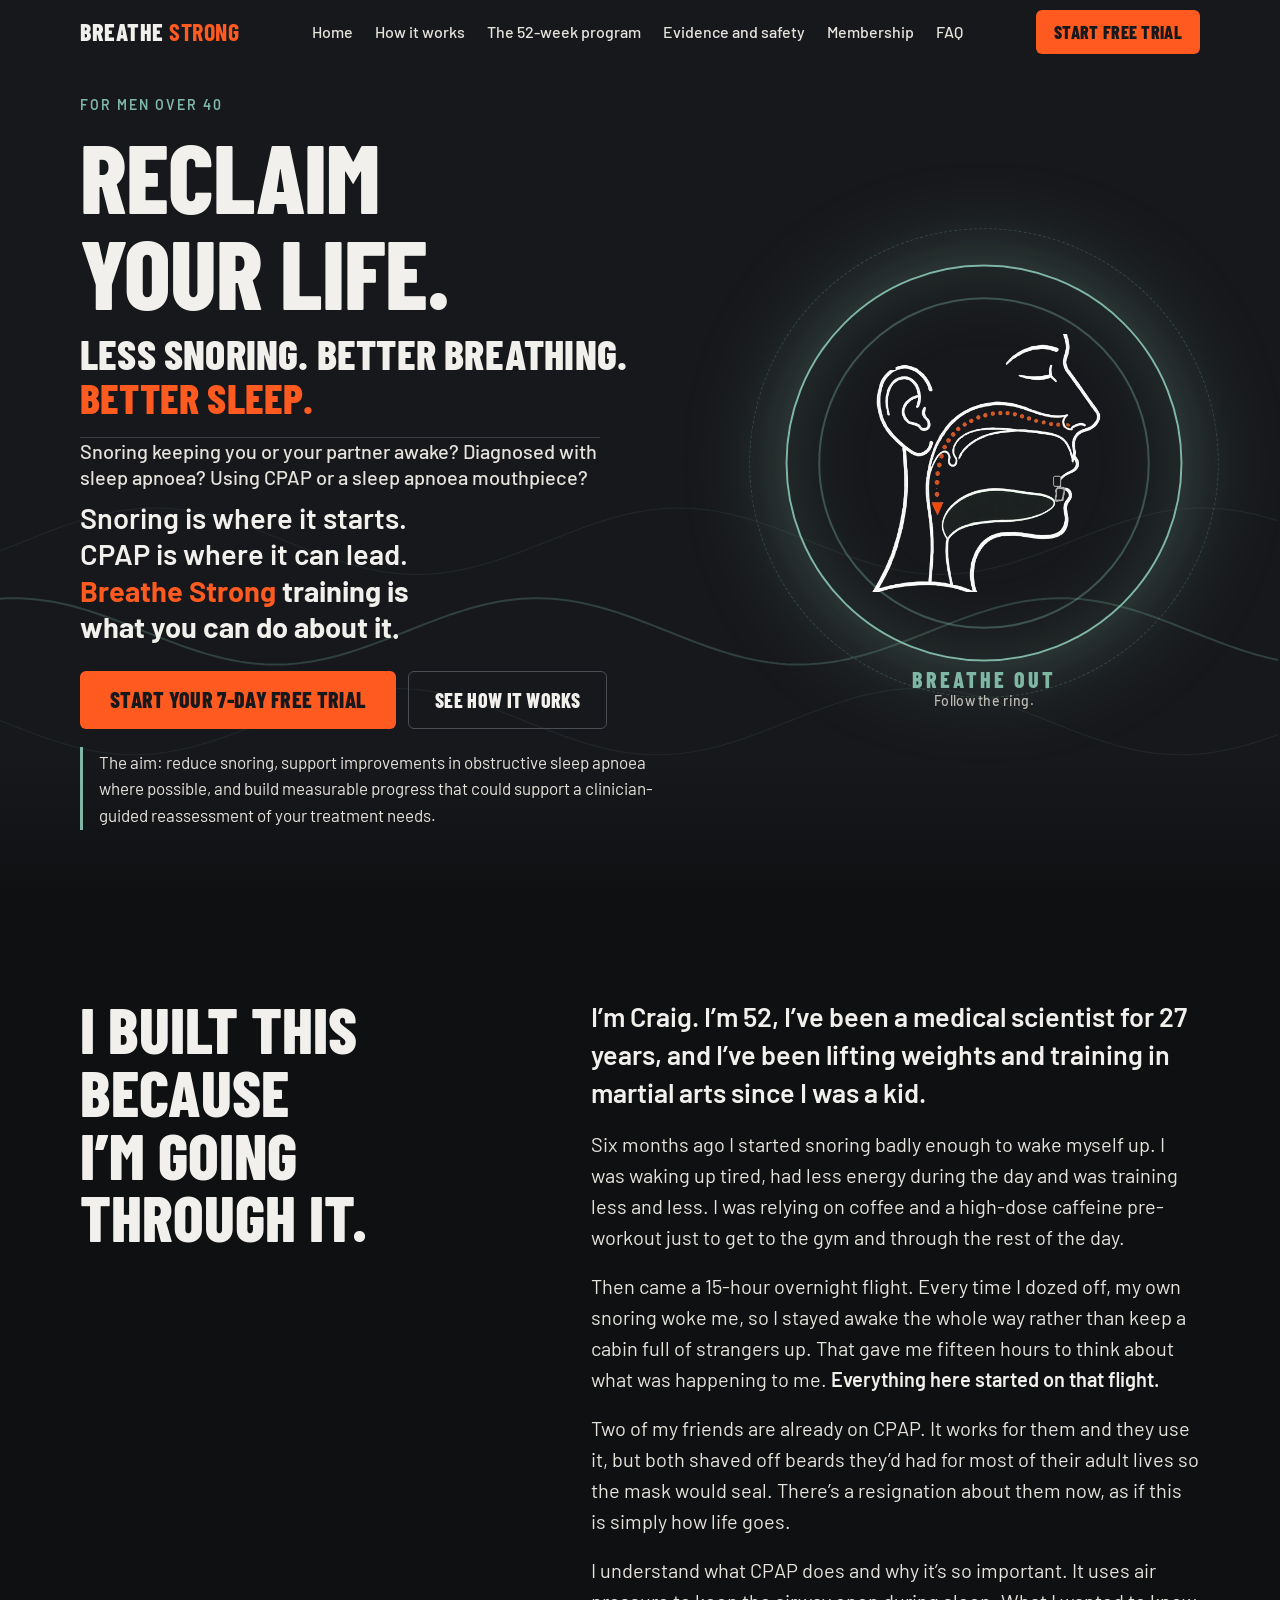
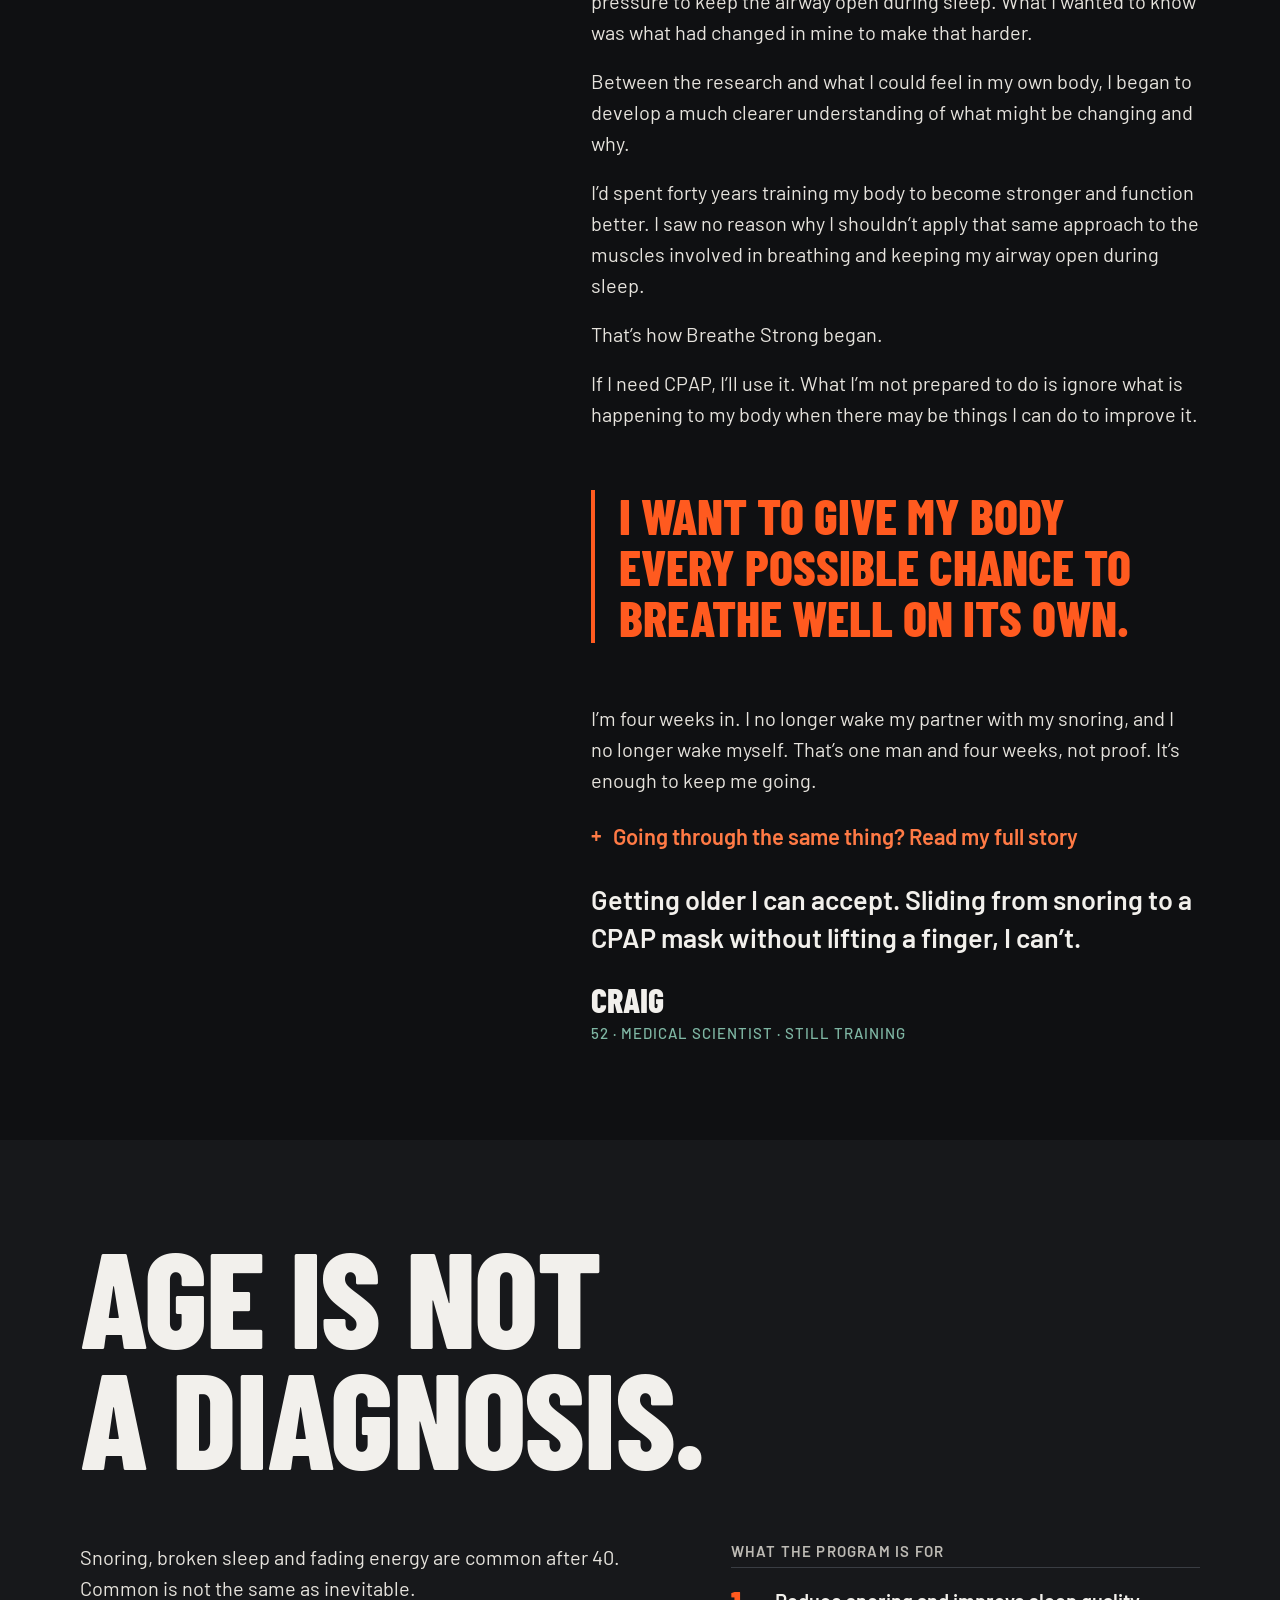
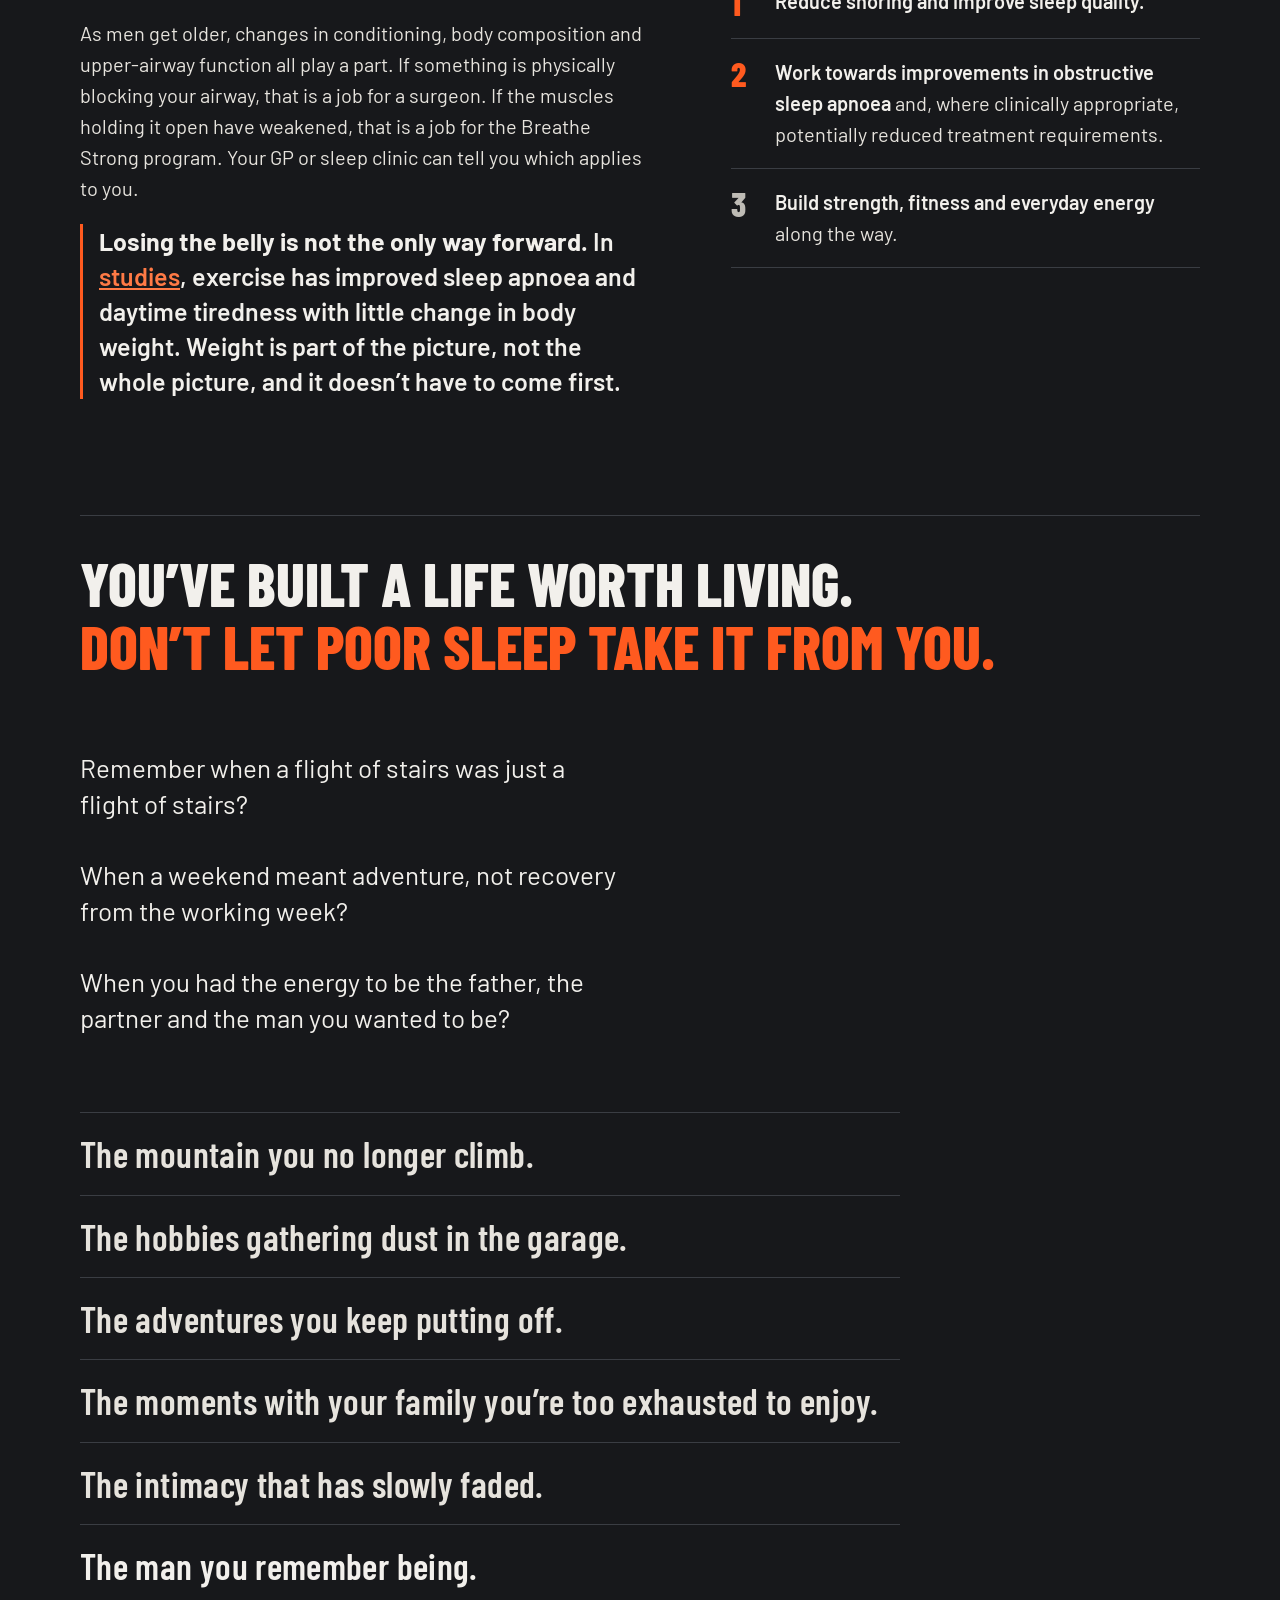
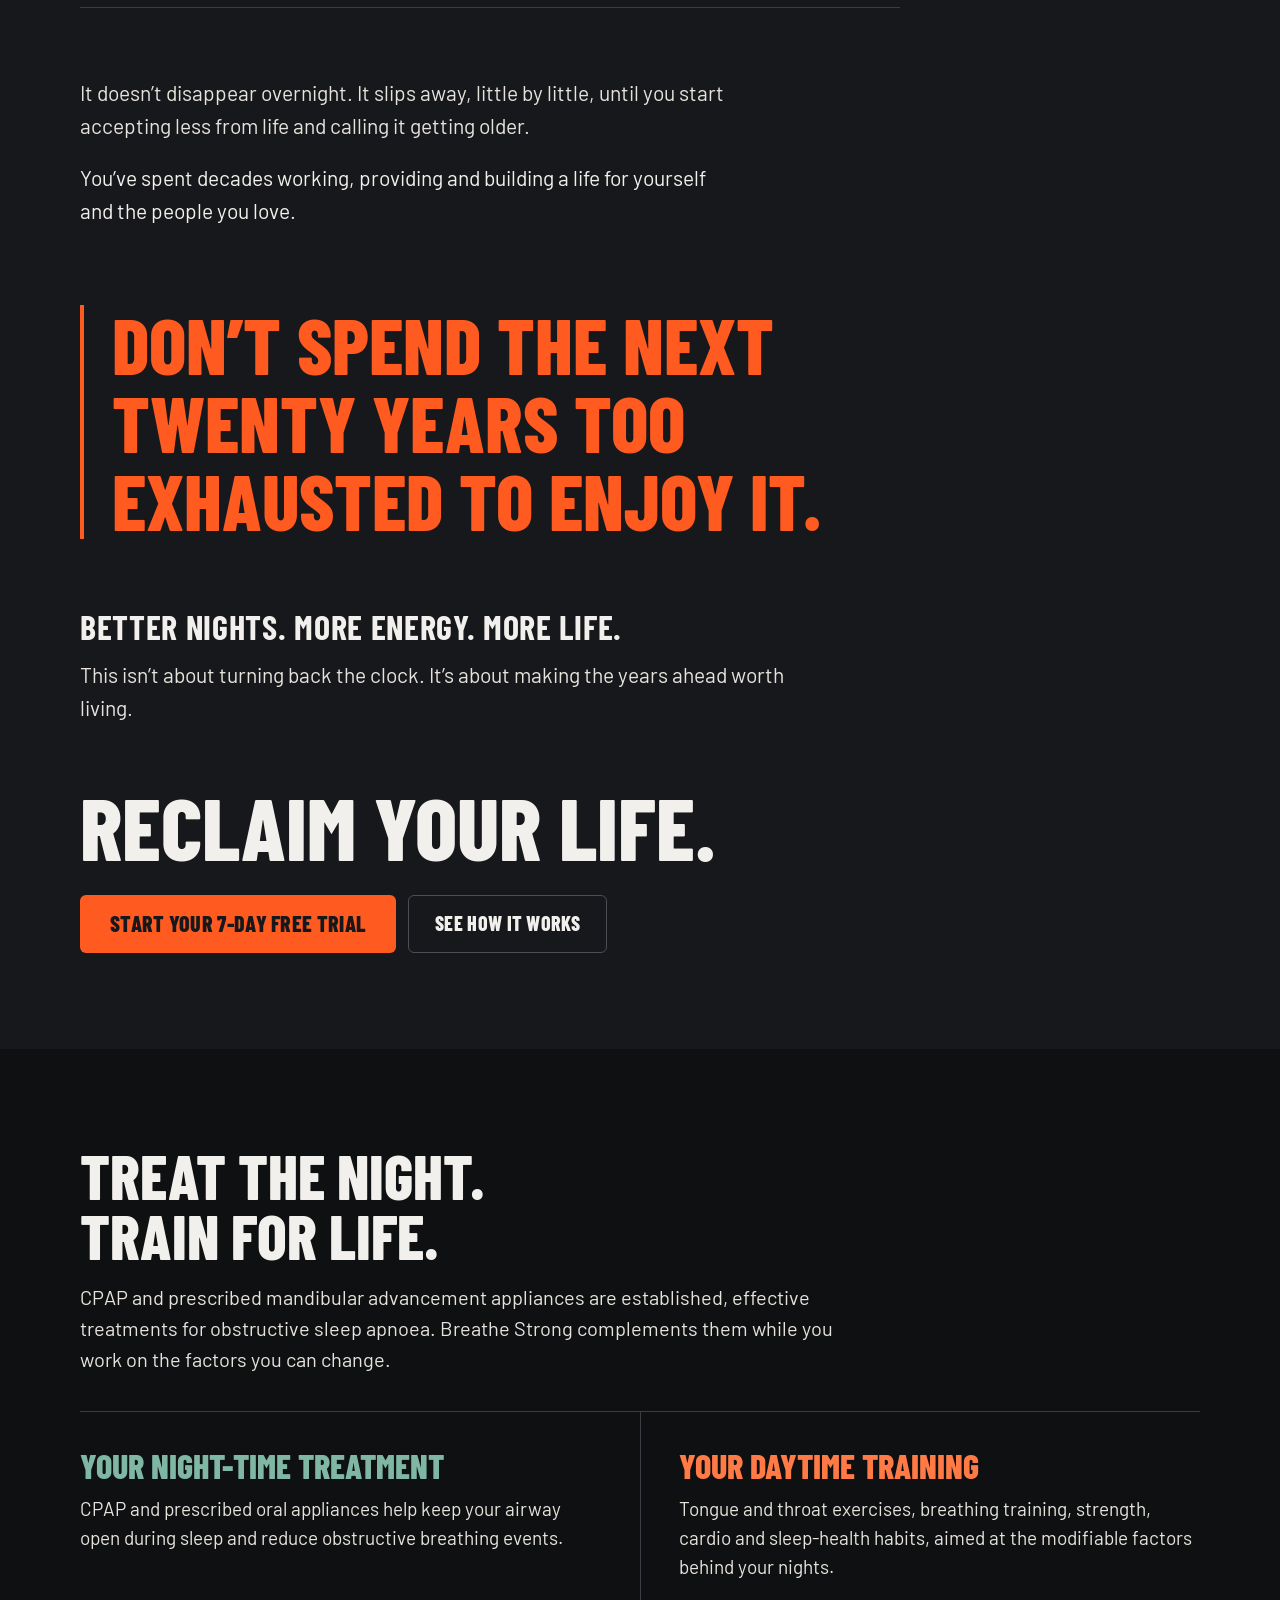
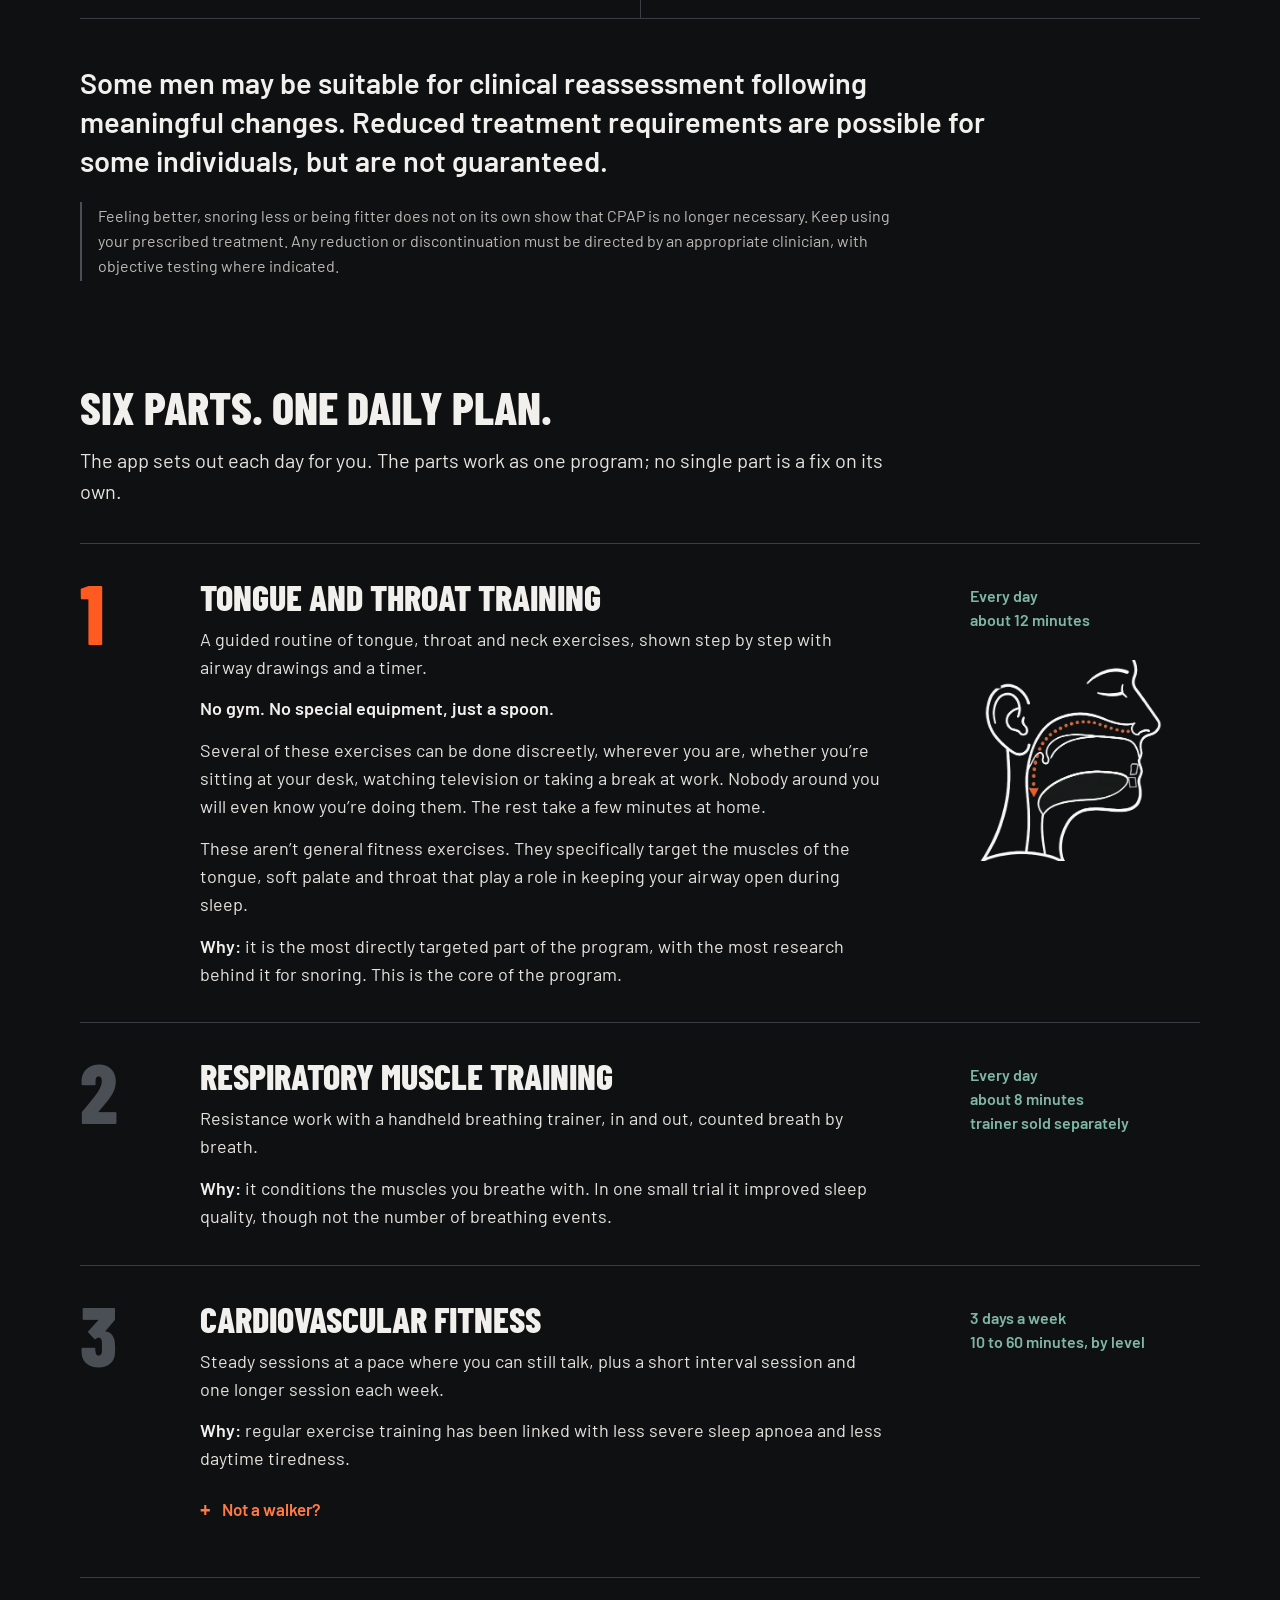
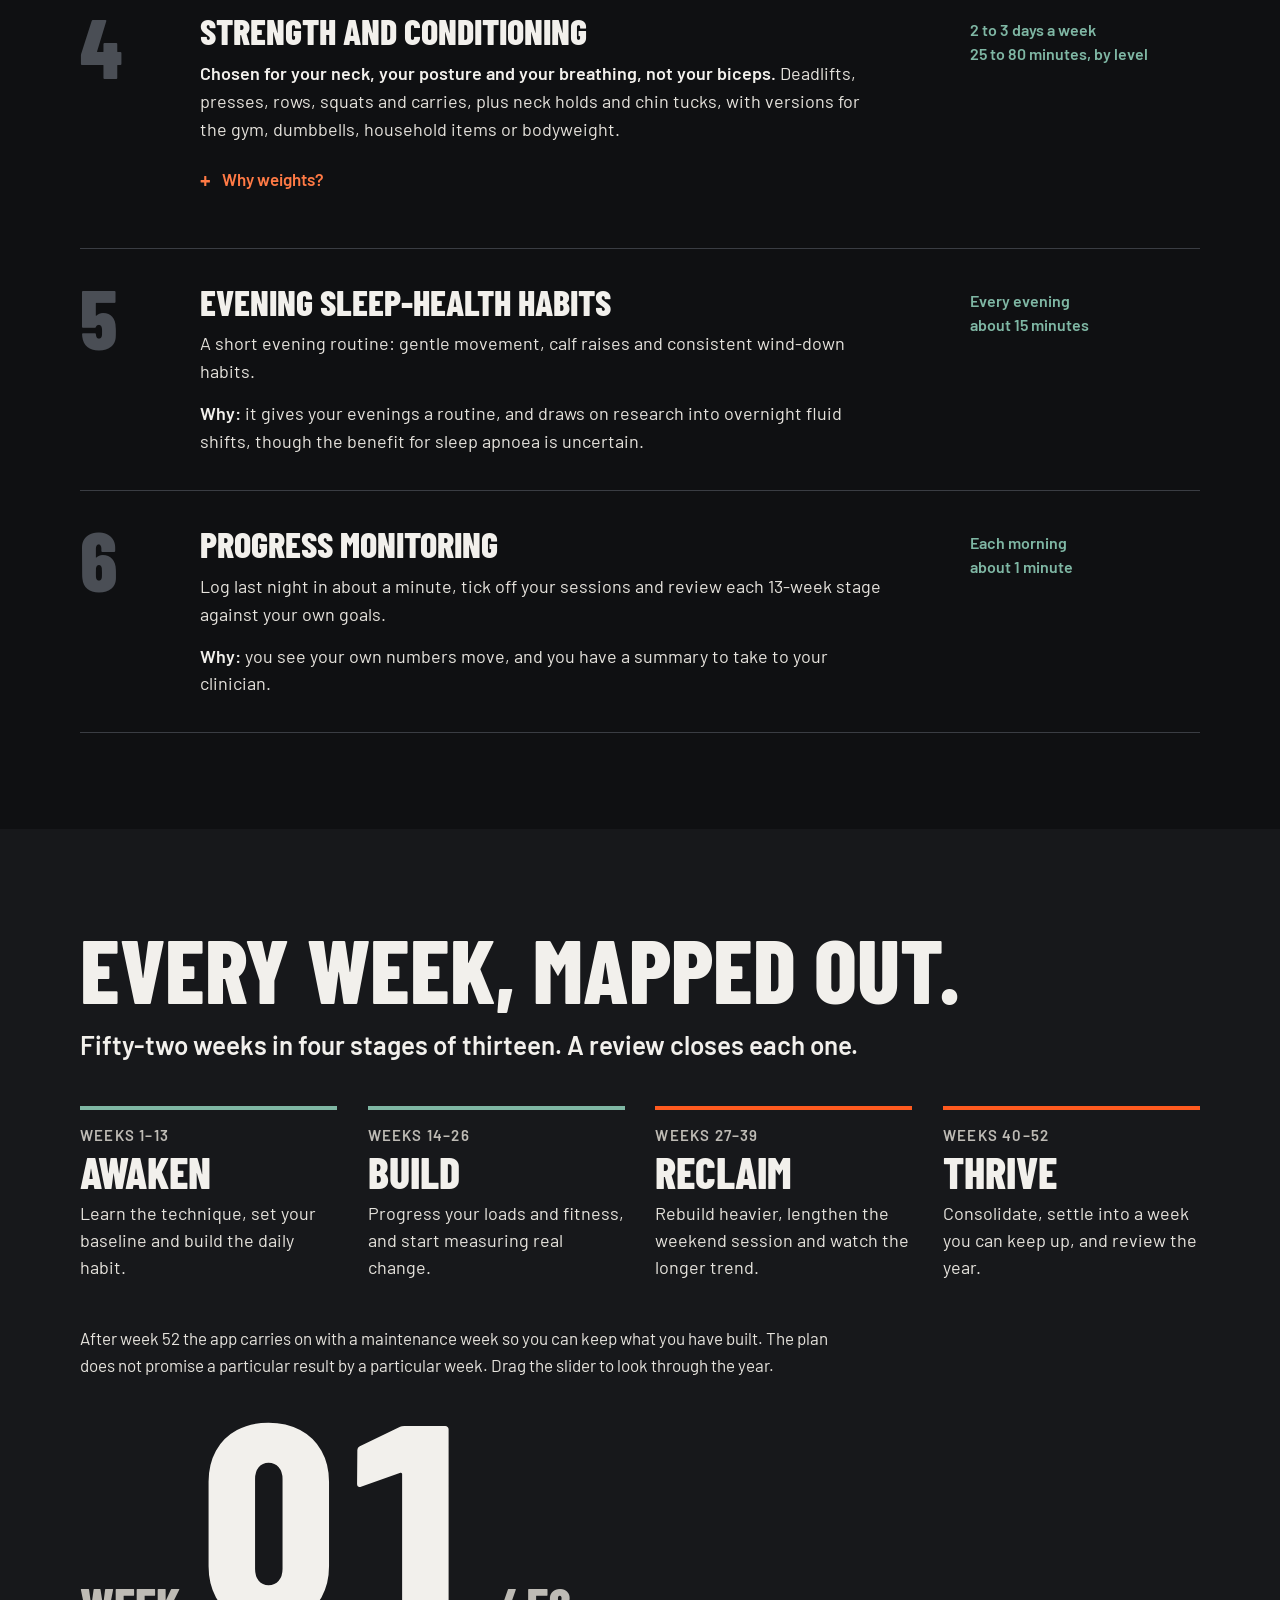
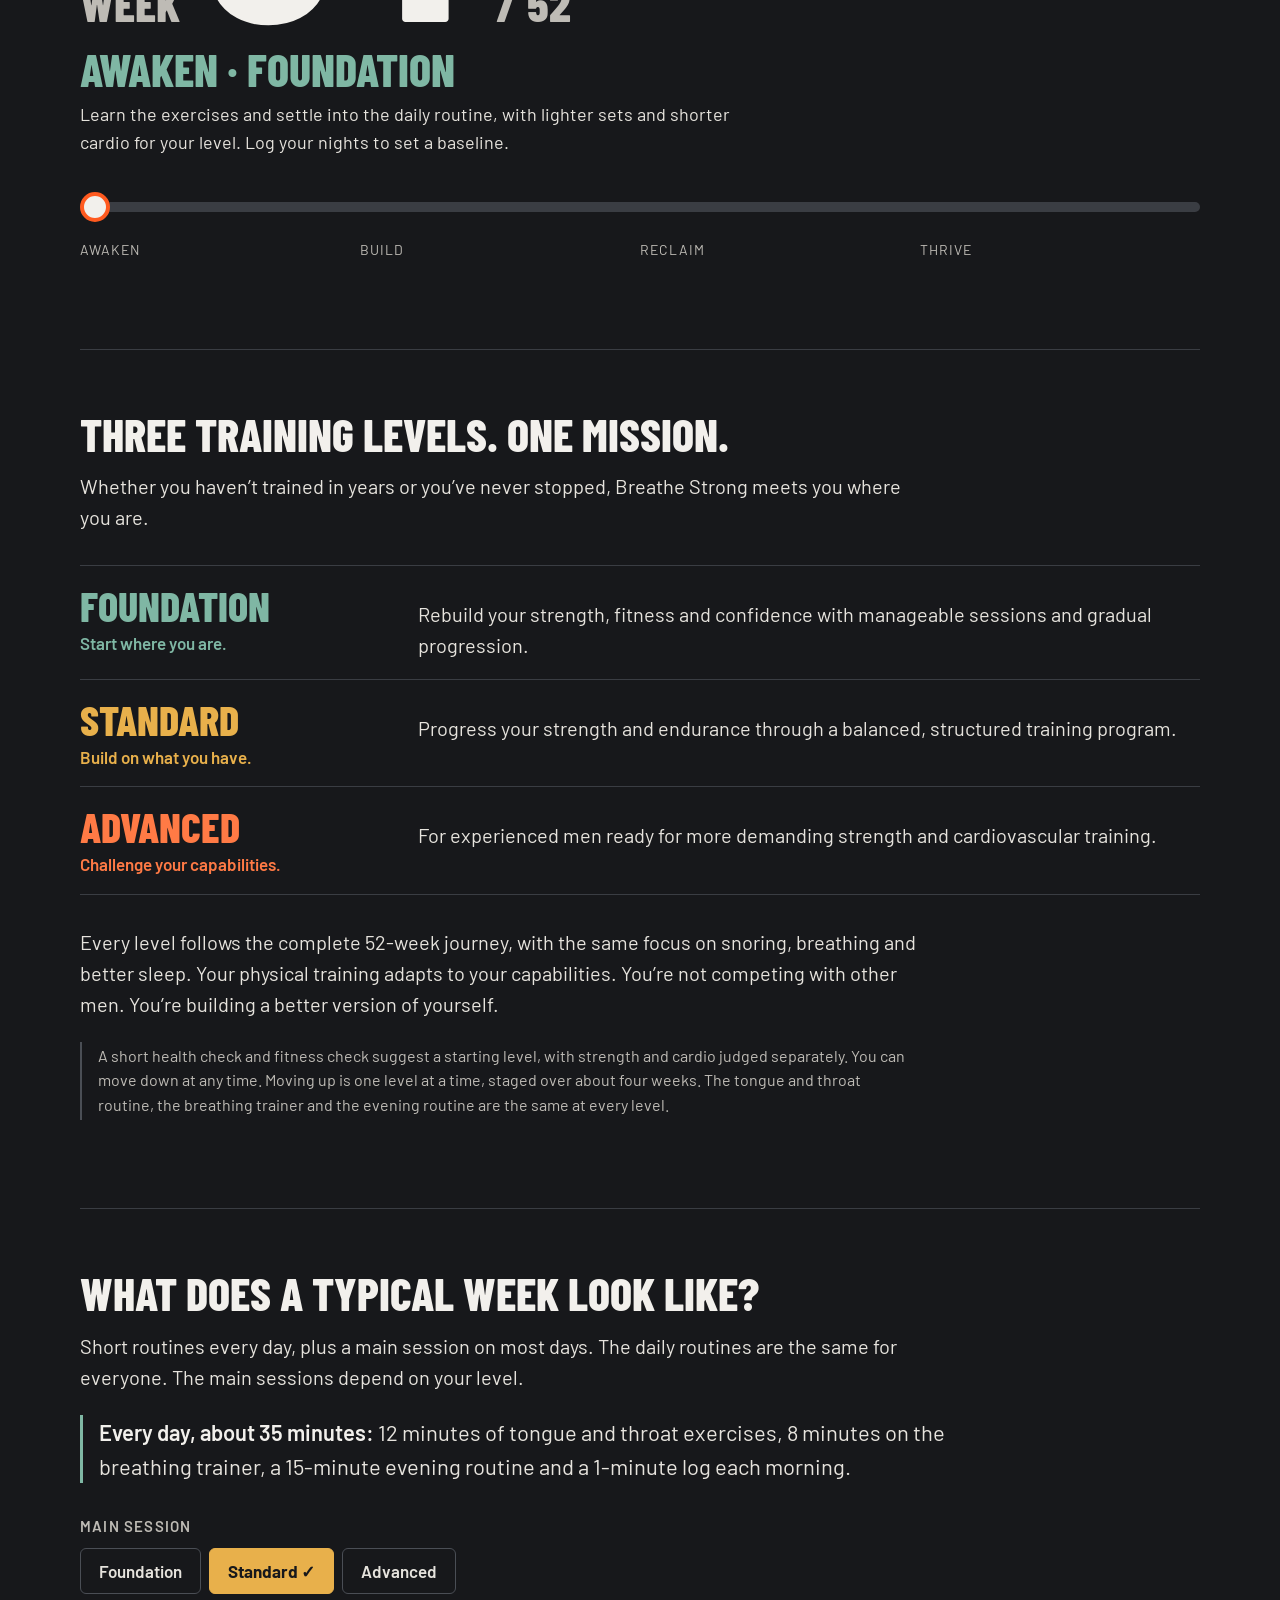
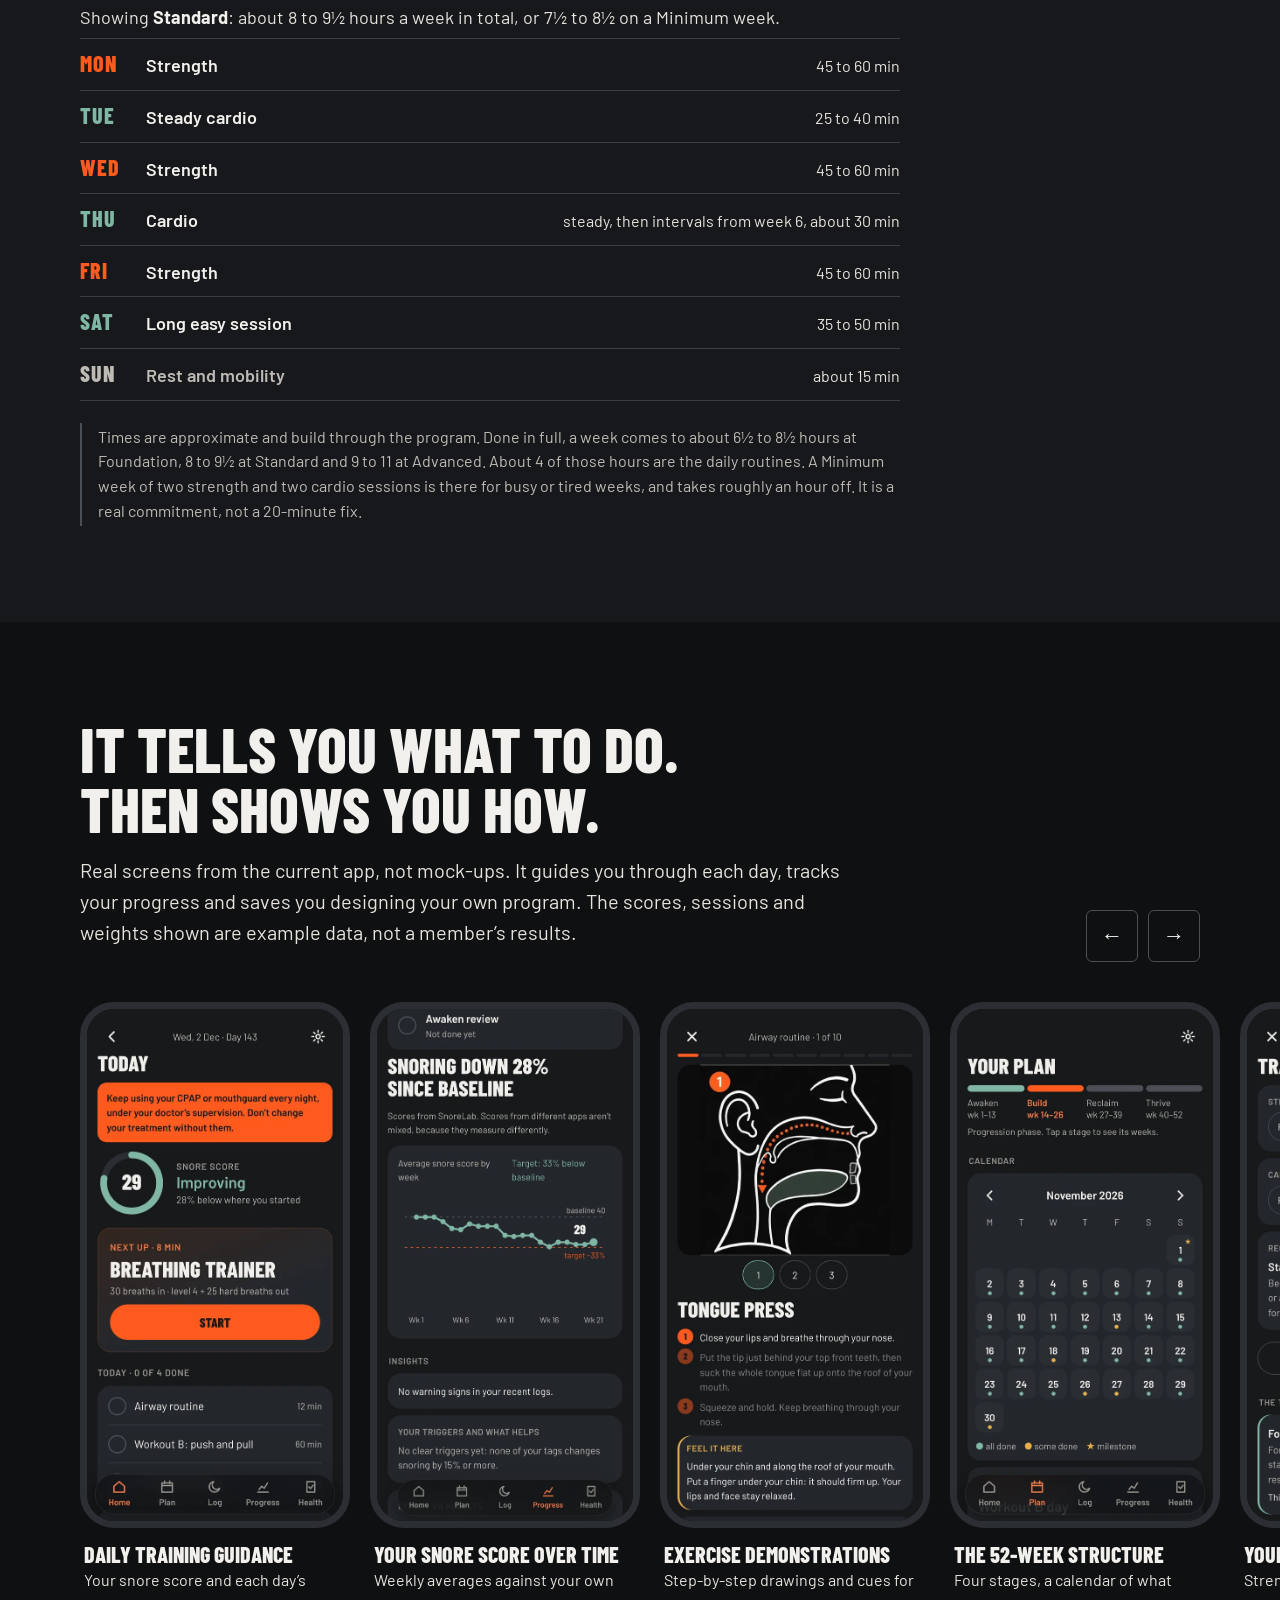
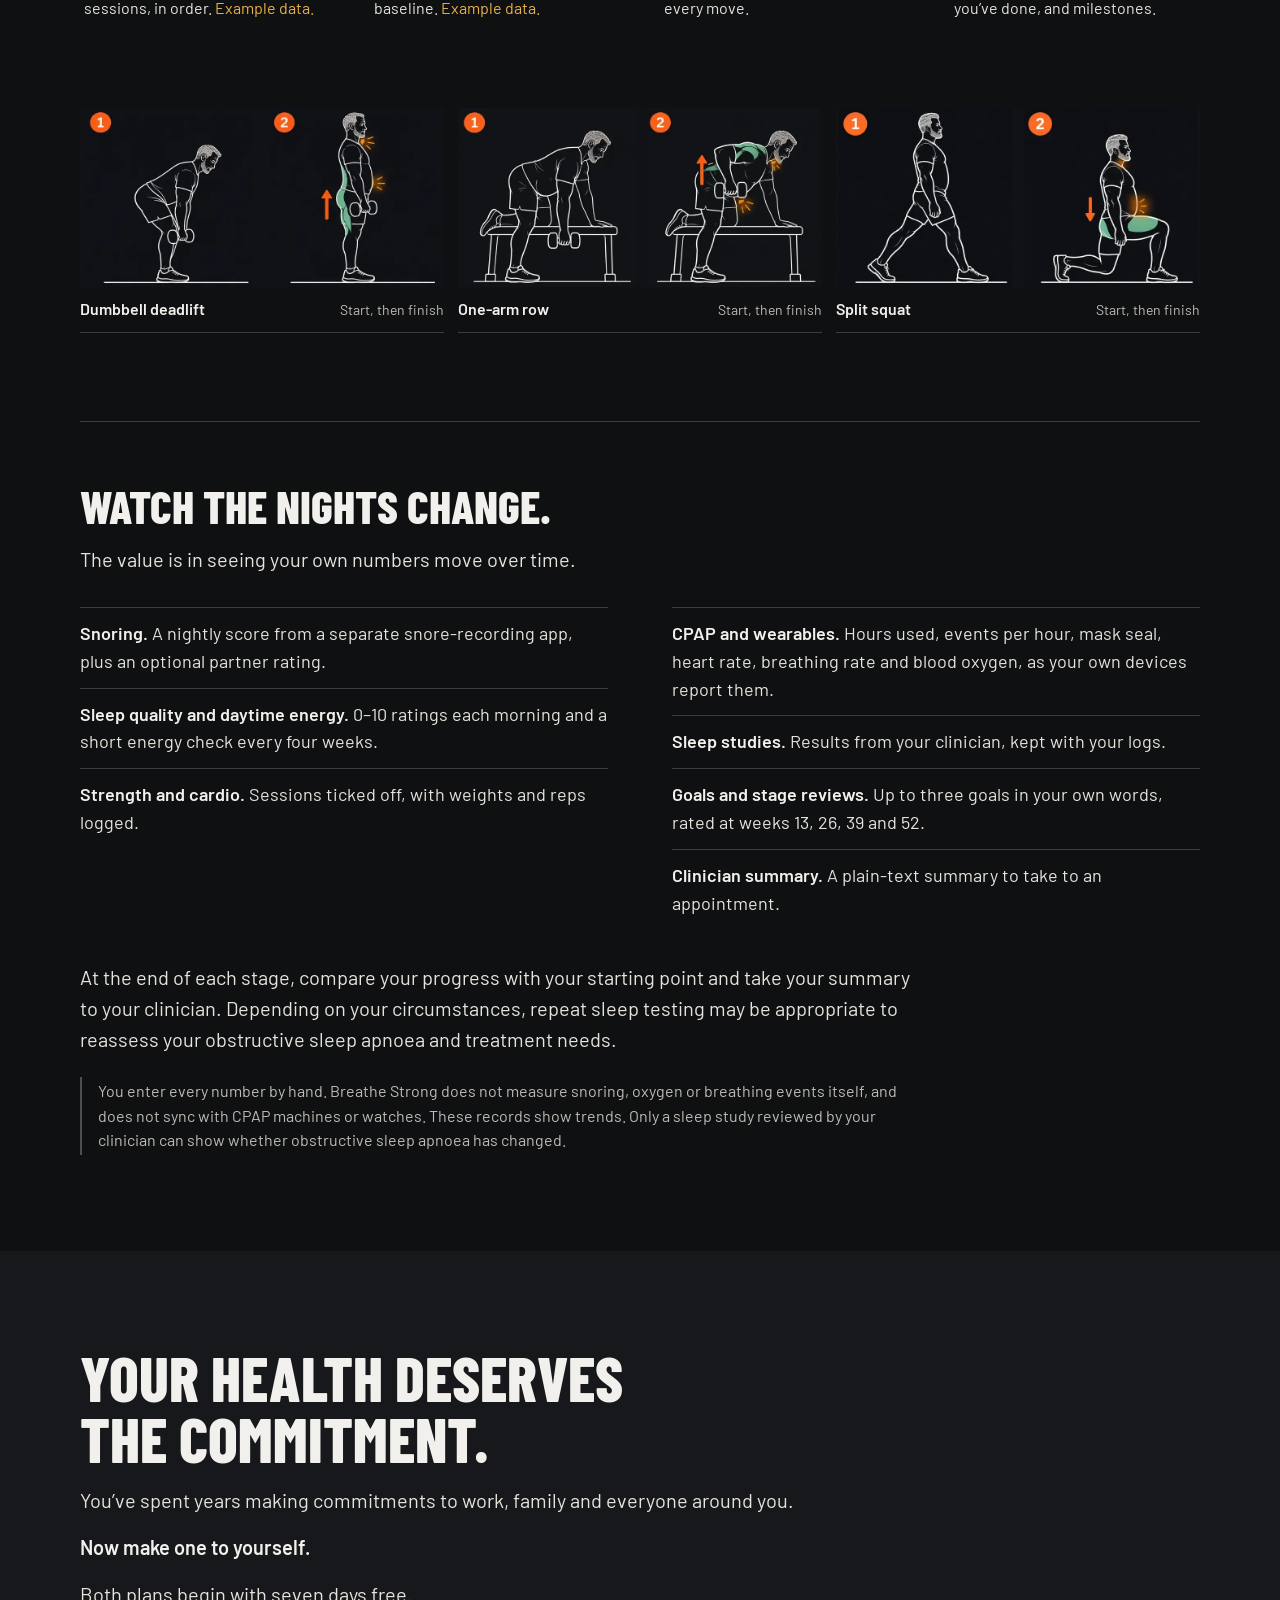
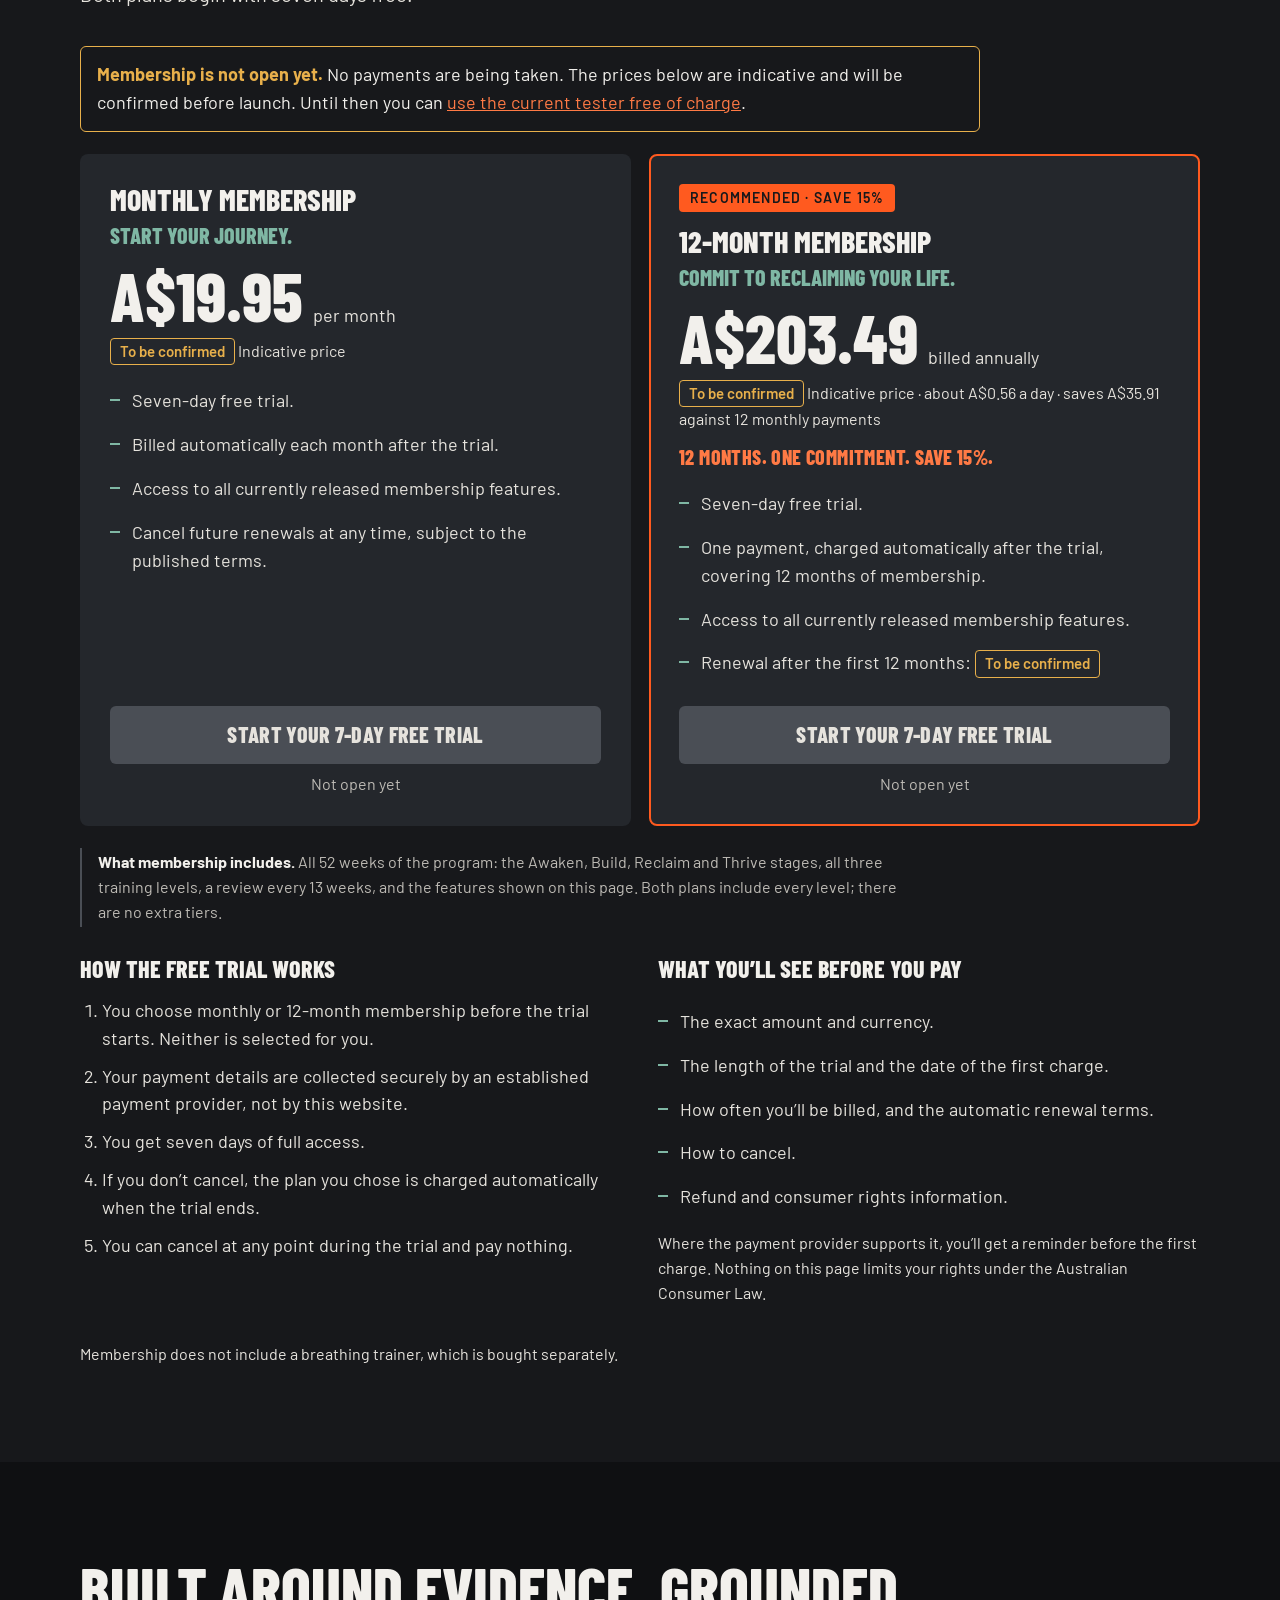
<file: index.html>
<!DOCTYPE html>
<html lang="en">
<head>
<meta charset="utf-8">
<meta name="viewport" content="width=device-width, initial-scale=1">
<title>Breathe Strong | 52-week training program for men who snore or have obstructive sleep apnoea</title>
<meta name="description" content="Reclaim your life. Less snoring, better breathing, better sleep. A structured exercise and lifestyle membership program for men over 40 who snore, live with obstructive sleep apnoea or use CPAP. Results vary; treatment changes are for your clinician.">
<meta name="theme-color" content="#17181B">
<link rel="canonical" href="https://swornsealed.github.io/breathe-strong-site/">
<meta property="og:site_name" content="Breathe Strong">
<meta property="og:title" content="Breathe Strong: less snoring, better breathing, better sleep">
<meta property="og:description" content="A structured 52-week training program for men who snore or live with obstructive sleep apnoea.">
<meta property="og:type" content="website">
<meta property="og:url" content="https://swornsealed.github.io/breathe-strong-site/">
<link rel="preconnect" href="https://fonts.googleapis.com">
<link rel="preconnect" href="https://fonts.gstatic.com" crossorigin>
<link rel="stylesheet" href="https://fonts.googleapis.com/css2?family=Barlow+Condensed:wght@600;800&family=Barlow:wght@400;500;600&display=swap">
<link rel="stylesheet" href="site.css">
</head>
<body class="nojs">
<a class="skip" href="#main">Skip to content</a>

<header id="hdr">
  <div class="wrap">
    <a class="logo" href="./" aria-label="Breathe Strong home">Breathe <b>Strong</b></a>
    <nav class="navlinks" aria-label="Main">
      <a href="./">Home</a>
      <a href="#how">How it works</a>
      <a href="#journey">The 52-week program</a>
      <a href="#evidence">Evidence and safety</a>
      <a href="#membership">Membership</a>
      <a href="#faq">FAQ</a>
    </nav>
    <div class="right">
      <a class="btn sm" href="#membership">Start free trial</a>
      <details class="menu" id="menu">
        <summary aria-label="Menu"><span></span></summary>
        <nav aria-label="Main, mobile">
          <a href="./">Home</a>
          <a href="#how">How it works</a>
          <a href="#journey">The 52-week program</a>
          <a href="#evidence">Evidence and safety</a>
          <a href="#membership">Membership</a>
          <a href="#faq">FAQ</a>
        </nav>
      </details>
    </div>
  </div>
</header>

<main id="main">

<!-- A: Hero -->
<section class="hero" id="hero">
  <canvas id="wave" aria-hidden="true"></canvas>
  <div class="wrap">
    <div>
      <p class="eyebrow">For men over 40</p>
      <h1>Reclaim your life.</h1>
      <p class="tagline">Less snoring. Better breathing. <em>Better sleep.</em></p>
      <p class="sub">Snoring keeping you or your partner awake? Diagnosed with sleep apnoea? Using CPAP or a sleep apnoea mouthpiece?</p>
      <p class="hook"><span>Snoring is where it starts.</span> <span>CPAP is where it can lead.</span> <span><em>Breathe Strong</em> training is what you can do about it.</span></p>
      <div class="cta">
        <a class="btn" href="#membership">Start your 7-day free trial</a>
        <a class="btn2" href="#how">See how it works</a>
      </div>
      <p class="note">The aim: reduce snoring, support improvements in obstructive sleep apnoea where possible, and build measurable progress that could support a clinician-guided reassessment of your treatment needs.</p>
    </div>
    <div class="ringbox" aria-hidden="true">
      <span class="ring r3"></span><span class="ring"></span><span class="ring r2"></span>
      <img src="img/breath-t.webp" width="460" height="463" alt="">
      <div class="breath"><span id="bl">Breathe in</span><small>Follow the ring.</small></div>
    </div>
  </div>
</section>

<!-- 2: The founder's story, in his own words -->
<section class="founder band" id="craig">
  <div class="wrap">
    <h2>I built this because I’m going through it.</h2>
    <div class="story">
      <p class="lede">I’m Craig. I’m 52, I’ve been a medical scientist for 27 years, and I’ve been lifting weights and training in martial arts since I was a kid.</p>
      <p>Six months ago I started snoring badly enough to wake myself up. I was waking up tired, had less energy during the day and was training less and less. I was relying on coffee and a high-dose caffeine pre-workout just to get to the gym and through the rest of the day.</p>
      <p>Then came a 15-hour overnight flight. Every time I dozed off, my own snoring woke me, so I stayed awake the whole way rather than keep a cabin full of strangers up. That gave me fifteen hours to think about what was happening to me. <b>Everything here started on that flight.</b></p>
      <p>Two of my friends are already on CPAP. It works for them and they use it, but both shaved off beards they’d had for most of their adult lives so the mask would seal. There’s a resignation about them now, as if this is simply how life goes.</p>
      <p>I understand what CPAP does and why it’s so important. It uses air pressure to keep the airway open during sleep. What I wanted to know was what had changed in mine to make that harder.</p>
      <p>Between the research and what I could feel in my own body, I began to develop a much clearer understanding of what might be changing and why.</p>
      <p>I’d spent forty years training my body to become stronger and function better. I saw no reason why I shouldn’t apply that same approach to the muscles involved in breathing and keeping my airway open during sleep.</p>
      <p>That’s how Breathe Strong began.</p>
      <p>If I need CPAP, I’ll use it. What I’m not prepared to do is ignore what is happening to my body when there may be things I can do to improve it.</p>
      <p class="pull">I want to give my body every possible chance to breathe well on its own.</p>
      <p>I’m four weeks in. I no longer wake my partner with my snoring, and I no longer wake myself. That’s one man and four weeks, not proof. It’s enough to keep me going.</p>
      <details class="more">
        <summary><span><span class="nw">Going through the same thing?</span> <span class="nw">Read my full story</span></span></summary>
        <p>About six months ago, my partner started complaining about my snoring. At first, I didn’t believe her. It wasn’t until I started waking myself up snoring that I realised how bad it had become. I was waking up tired, had less energy during the day and found myself training less and less. I’d been relying on coffee, and a high-dose caffeine pre-workout, just to get myself to the gym and finish off the day. Having been physically active most of my life, I found that particularly frustrating. What surprised me was how much had changed in just six months.</p>
        <p>Then came a 15-hour overnight flight. Every time I dozed off, my own snoring woke me, so I stayed awake the whole way rather than keep a cabin full of strangers up. I had fifteen hours with nothing to do but think about what was happening to me. That was the night I decided to do something about it.</p>
        <p>I’ve spent 27 years working as a medical scientist, so naturally, I started reading the research on snoring, sleep apnoea and the muscles involved in keeping our airways open during sleep.</p>
        <p>What helped me make sense of the research was that I could relate a lot of it to what I was feeling in my own body. After forty years of physical training, I’d developed a pretty good awareness of how my body felt and functioned. I could feel changes in my neck, a looseness in my throat, differences in how my tongue sat in my mouth and a feeling that my breathing was becoming more restricted.</p>
        <p>These were things I’d never really paid attention to before, but once I started noticing them, I wanted to understand what was happening.</p>
        <p>I’d spent most of my adult life training the muscles in my body, yet I’d never given much thought to the muscles involved in breathing, the anatomy of my airway or what actually keeps it open while I sleep.</p>
        <p>That was what really got me interested. I wanted to understand whether some of the changes I was experiencing could be addressed through targeted training.</p>
        <p>Over the years I’ve trained in Gracie Brazilian jiu-jitsu, MMA, kickboxing, judo, taekwondo and a few others. My own hunch, and it is only a hunch, is that all that grappling kept my neck strong and held this off for a while.</p>
        <p>Two of my friends are already on CPAP. It works for them and they use it, but both ended up shaving off beards they’d had for most of their adult lives, having only shaved them off a handful of times over the years. As any man who’s had a beard for that long will tell you, it’s more than just facial hair. It becomes part of who you are, your personality and how you see yourself. It’s something they’ve had to give up to get a good seal on their masks. To some people that might not seem like a big deal, but I know what those beards meant to them. There’s a resignation about them now, as if this is simply how life goes.</p>
        <p>They’ve come to believe nothing will change until they lose the belly, and that’s hard. I was sure there was more to it. I can feel what’s changing in me, and it isn’t only weight.</p>
        <p>I want my friends to have something to work on too, alongside their treatment and with their doctors.</p>
        <p>I did what I know how to do, and built a program for me and for them.</p>
        <p>I’m not a sleep doctor, and I haven’t had a sleep study, so I can’t tell you whether I had sleep apnoea or simply snored. If your snoring sounds like mine did, or anyone has seen you stop breathing in your sleep, talk to your GP about one.</p>
      </details>
      <p class="lede">Getting older I can accept. Sliding from snoring to a CPAP mask without lifting a finger, I can’t.</p>
      <p class="sign">Craig<span>52 · medical scientist · still training</span></p>
    </div>
  </div>
</section>

<!-- 3: Age is not a diagnosis -->
<section class="why" id="why">
  <div class="wrap">
    <h2 class="mega">Age is not a diagnosis.</h2>
    <div class="whygrid">
      <div>
        <p>Snoring, broken sleep and fading energy are common after 40. Common is not the same as inevitable.</p>
        <p>As men get older, changes in conditioning, body composition and upper-airway function all play a part. If something is physically blocking your airway, that is a job for a surgeon. If the muscles holding it open have weakened, that is a job for the Breathe Strong program. Your GP or sleep clinic can tell you which applies to you.</p>
        <p class="point"><b>Losing the belly is not the only way forward.</b> In <a href="#evidence">studies</a>, exercise has improved sleep apnoea and daytime tiredness with little change in body weight. Weight is part of the picture, not the whole picture, and it doesn’t have to come first.</p>
      </div>
      <div>
        <h3 class="lab">What the program is for</h3>
        <ol class="goals">
          <li><span><b>Reduce snoring and improve sleep quality.</b></span></li>
          <li><span><b>Work towards improvements in obstructive sleep apnoea</b> and, where clinically appropriate, potentially reduced treatment requirements.</span></li>
          <li><span><b>Build strength, fitness and everyday energy</b> along the way.</span></li>
        </ol>
      </div>
    </div>
    <div class="enjoy">
      <p class="roadclose">You’ve built a life worth living. <span>Don’t let poor sleep take it from you.</span></p>
      <div class="ask">
        <p>Remember when a flight of stairs was just a flight of stairs?</p>
        <p>When a weekend meant adventure, not recovery from the working week?</p>
        <p>When you had the energy to be the father, the partner and the man you wanted to be?</p>
      </div>
      <ul class="lost" aria-label="What slips away">
        <li>The mountain you no longer climb.</li>
        <li>The hobbies gathering dust in the garage.</li>
        <li>The adventures you keep putting off.</li>
        <li>The moments with your family you’re too exhausted to enjoy.</li>
        <li>The intimacy that has slowly faded.</li>
        <li>The man you remember being.</li>
      </ul>
      <div class="slip">
        <p>It doesn’t disappear overnight. It slips away, little by little, until you start accepting less from life and calling it getting older.</p>
        <p>You’ve spent decades working, providing and building a life for yourself and the people you love.</p>
      </div>
      <p class="turn">Don’t spend the next twenty years too exhausted to enjoy it.</p>
      <div class="hope">
        <p class="three"><span>Better nights.</span> <span>More energy.</span> <span>More life.</span></p>
        <p>This isn’t about turning back the clock. It’s about making the years ahead worth living.</p>
      </div>
      <p class="reclaim">Reclaim your life.</p>
      <div class="cta"><a class="btn" href="#membership">Start your 7-day free trial</a><a class="btn2" href="#how">See how it works</a></div>
    </div>
  </div>
</section>

<!-- 4: How it works: treatment and training, then the six parts -->
<section class="band how" id="how">
  <div class="wrap">
    <div class="sechead" id="approach">
      <h2>Treat the night. Train for life.</h2>
      <p>CPAP and prescribed mandibular advancement appliances are established, effective treatments for obstructive sleep apnoea. Breathe Strong complements them while you work on the factors you can change.</p>
    </div>
    <div class="pairs">
      <div class="night">
        <h3>Your night-time treatment</h3>
        <p>CPAP and prescribed oral appliances help keep your airway open during sleep and reduce obstructive breathing events.</p>
      </div>
      <div class="day">
        <h3>Your daytime training</h3>
        <p>Tongue and throat exercises, breathing training, strength, cardio and sleep-health habits, aimed at the modifiable factors behind your nights.</p>
      </div>
    </div>
    <p class="bignote">Some men may be suitable for clinical reassessment following meaningful changes. Reduced treatment requirements are possible for some individuals, but are not guaranteed.</p>
    <p class="fine">Feeling better, snoring less or being fitter does not on its own show that CPAP is no longer necessary. Keep using your prescribed treatment. Any reduction or discontinuation must be directed by an appropriate clinician, with objective testing where indicated.</p>

    <h3 class="h2b">Six parts. One daily plan.</h3>
    <p class="lead">The app sets out each day for you. The parts work as one program; no single part is a fix on its own.</p>
    <ol class="parts">
      <li class="core">
        <span class="pn">1</span>
        <div class="pb"><h4>Tongue and throat training</h4><p>A guided routine of tongue, throat and neck exercises, shown step by step with airway drawings and a timer.</p><p><b>No gym. No special equipment, just a spoon.</b></p><p>Several of these exercises can be done discreetly, wherever you are, whether you’re sitting at your desk, watching television or taking a break at work. Nobody around you will even know you’re doing them. The rest take a few minutes at home.</p><p>These aren’t general fitness exercises. They specifically target the muscles of the tongue, soft palate and throat that play a role in keeping your airway open during sleep.</p><p><b>Why:</b> it is the most directly targeted part of the program, with the most research behind it for snoring. This is the core of the program.</p></div>
        <p class="when">Every day<br>about 12 minutes</p>
        <img src="img/tongue-t.webp" width="460" height="463" loading="lazy" alt="Side-view drawing of the mouth and throat with the tongue pressed to the roof of the mouth.">
      </li>
      <li>
        <span class="pn">2</span>
        <div class="pb"><h4>Respiratory muscle training</h4><p>Resistance work with a handheld breathing trainer, in and out, counted breath by breath.</p><p><b>Why:</b> it conditions the muscles you breathe with. In one small trial it improved sleep quality, though not the number of breathing events.</p></div>
        <p class="when">Every day<br>about 8 minutes<br>trainer sold separately</p>
      </li>
      <li>
        <span class="pn">3</span>
        <div class="pb"><h4>Cardiovascular fitness</h4><p>Steady sessions at a pace where you can still talk, plus a short interval session and one longer session each week.</p><p><b>Why:</b> regular exercise training has been linked with less severe sleep apnoea and less daytime tiredness.</p><details><summary>Not a walker?</summary><p>Walking is one way to do it. A bike, the pool or a rowing machine count just the same, and a session can be split into shorter bouts. You choose what suits your body, and set it in the app.</p></details></div>
        <p class="when">3 days a week<br>10 to 60 minutes, by level</p>
      </li>
      <li>
        <span class="pn">4</span>
        <div class="pb"><h4>Strength and conditioning</h4><p><b>Chosen for your neck, your posture and your breathing, not your biceps.</b> Deadlifts, presses, rows, squats and carries, plus neck holds and chin tucks, with versions for the gym, dumbbells, household items or bodyweight.</p><details><summary>Why weights?</summary><p>Your airway runs through your neck, so every session trains the muscles that carry your head and hold your posture. Bracing and breathing against a load works your breathing muscles hard.</p><p>In <a href="#evidence">studies</a>, exercise training as a whole has been linked with less severe sleep apnoea, even without weight loss. Neck and posture work on its own has not been tested for this.</p></details></div>
        <p class="when">2 to 3 days a week<br>25 to 80 minutes, by level</p>
      </li>
      <li>
        <span class="pn">5</span>
        <div class="pb"><h4>Evening sleep-health habits</h4><p>A short evening routine: gentle movement, calf raises and consistent wind-down habits.</p><p><b>Why:</b> it gives your evenings a routine, and draws on research into overnight fluid shifts, though the benefit for sleep apnoea is uncertain.</p></div>
        <p class="when">Every evening<br>about 15 minutes</p>
      </li>
      <li>
        <span class="pn">6</span>
        <div class="pb"><h4>Progress monitoring</h4><p>Log last night in about a minute, tick off your sessions and review each 13-week stage against your own goals.</p><p><b>Why:</b> you see your own numbers move, and you have a summary to take to your clinician.</p></div>
        <p class="when">Each morning<br>about 1 minute</p>
      </li>
    </ol>
  </div>
</section>

<!-- 5: The program: 52 weeks, three levels, a typical week -->
<section class="weeks" id="journey" aria-labelledby="jh">
  <div class="wrap">
    <h2 id="jh">Every week, mapped out.</h2>
    <p class="roadlede">Fifty-two weeks in four stages of thirteen. A review closes each one.</p>
    <ol class="stages">
      <li><span class="m">Weeks 1–13</span><b>Awaken</b><span class="s">Learn the technique, set your baseline and build the daily habit.</span></li>
      <li><span class="m">Weeks 14–26</span><b>Build</b><span class="s">Progress your loads and fitness, and start measuring real change.</span></li>
      <li><span class="m">Weeks 27–39</span><b>Reclaim</b><span class="s">Rebuild heavier, lengthen the weekend session and watch the longer trend.</span></li>
      <li><span class="m">Weeks 40–52</span><b>Thrive</b><span class="s">Consolidate, settle into a week you can keep up, and review the year.</span></li>
    </ol>
    <p class="intro">After week 52 the app carries on with a maintenance week so you can keep what you have built. The plan does not promise a particular result by a particular week. Drag the slider to look through the year.</p>
      <div class="explorer">
        <div class="wk" aria-hidden="true"><span class="lab">Week</span><span class="num" id="wn">01</span><span class="of">/ 52</span></div>
        <div class="phase" id="ph" aria-live="polite"><h3 id="pt">Awaken · Foundation</h3><p id="pd">Learn the exercises and settle into the daily routine, with lighter sets and shorter cardio for your level. Log your nights to set a baseline.</p></div>
        <label class="vh" for="wkr">Choose a week of the program</label>
        <input type="range" id="wkr" min="1" max="52" step="1" value="1" aria-valuetext="Week 1, Awaken · Foundation">
        <div class="ticks" aria-hidden="true"><span>Awaken</span><span>Build</span><span>Reclaim</span><span>Thrive</span></div>
      </div>
      <ol class="vh">
        <li>Awaken, weeks 1 to 13: learn the exercises, then sets and cardio minutes step up for your level through the Foundation, Build, Strength and Progression blocks. Stage review at week 13.</li>
        <li>Build, weeks 14 to 26: progression continues. Week 26 is a lighter week with the half-year review.</li>
        <li>Reclaim, weeks 27 to 39: loads rebuild with more repetitions, then return to your level’s heavier sets, with a longer weekend session. Week 39 is a lighter week with a stage review.</li>
        <li>Thrive, weeks 40 to 52: consolidate, then hold your loads with a choice of a Full or Minimum week. Week 52 is a lighter week with the year-end review.</li>
        <li>Tongue and throat training and breathing-trainer work stay at the same daily dose from week 6 to week 52, at every level.</li>
      </ol>

    <div class="sub" id="levels">
      <h3 class="h2b">Three training levels. One mission.</h3>
      <p class="lead">Whether you haven’t trained in years or you’ve never stopped, Breathe Strong meets you where you are.</p>
      <dl class="lvtable">
        <div class="lf"><dt>Foundation<span>Start where you are.</span></dt><dd>Rebuild your strength, fitness and confidence with manageable sessions and gradual progression.</dd></div>
        <div class="ls"><dt>Standard<span>Build on what you have.</span></dt><dd>Progress your strength and endurance through a balanced, structured training program.</dd></div>
        <div class="la"><dt>Advanced<span>Challenge your capabilities.</span></dt><dd>For experienced men ready for more demanding strength and cardiovascular training.</dd></div>
      </dl>
      <p class="lead">Every level follows the complete 52-week journey, with the same focus on snoring, breathing and better sleep. Your physical training adapts to your capabilities. You’re not competing with other men. You’re building a better version of yourself.</p>
      <p class="fine">A short health check and fitness check suggest a starting level, with strength and cardio judged separately. You can move down at any time. Moving up is one level at a time, staged over about four weeks. The tongue and throat routine, the breathing trainer and the evening routine are the same at every level.</p>
    </div>

    <div class="sub" id="week">
      <h3 class="h2b">What does a typical week look like?</h3>
      <p class="lead">Short routines every day, plus a main session on most days. The daily routines are the same for everyone. The main sessions depend on your level.</p>
      <p class="dailyline"><b>Every day, about 35 minutes:</b> 12 minutes of tongue and throat exercises, 8 minutes on the breathing trainer, a 15-minute evening routine and a 1-minute log each morning.</p>
      <h4 class="sub3" id="msl">Main session</h4>
    <div class="lvpick" role="group" aria-labelledby="msl">
      <button type="button" class="lf" data-lv="F" aria-pressed="false">Foundation</button>
      <button type="button" class="ls" data-lv="S" aria-pressed="true">Standard</button>
      <button type="button" class="la" data-lv="A" aria-pressed="false">Advanced</button>
    </div>
    <p class="lvnow" id="lvnow" aria-live="polite">Showing <b>Standard</b>: about 8 to 9½ hours a week in total, or 7½ to 8½ on a Minimum week.</p>
    <ol class="days" data-lv="F" hidden>
      <li class="st"><span class="d">Mon</span><b>Strength</b><span class="t">25 to 40 min</span></li>
      <li class="ca"><span class="d">Tue</span><b>Steady cardio</b><span class="t">10 to 35 min, bouts can be split</span></li>
      <li class="re"><span class="d">Wed</span><b>Rest and mobility</b><span class="t">strength is added here from week 14</span></li>
      <li class="ca"><span class="d">Thu</span><b>Steady cardio</b><span class="t">10 to 35 min</span></li>
      <li class="st"><span class="d">Fri</span><b>Strength</b><span class="t">25 to 40 min</span></li>
      <li class="ca"><span class="d">Sat</span><b>Long easy session</b><span class="t">20 to 45 min</span></li>
      <li class="re"><span class="d">Sun</span><b>Rest and mobility</b><span class="t">about 15 min</span></li>
    </ol>
    <ol class="days" data-lv="S">
      <li class="st"><span class="d">Mon</span><b>Strength</b><span class="t">45 to 60 min</span></li>
      <li class="ca"><span class="d">Tue</span><b>Steady cardio</b><span class="t">25 to 40 min</span></li>
      <li class="st"><span class="d">Wed</span><b>Strength</b><span class="t">45 to 60 min</span></li>
      <li class="ca"><span class="d">Thu</span><b>Cardio</b><span class="t">steady, then intervals from week 6, about 30 min</span></li>
      <li class="st"><span class="d">Fri</span><b>Strength</b><span class="t">45 to 60 min</span></li>
      <li class="ca"><span class="d">Sat</span><b>Long easy session</b><span class="t">35 to 50 min</span></li>
      <li class="re"><span class="d">Sun</span><b>Rest and mobility</b><span class="t">about 15 min</span></li>
    </ol>
    <ol class="days" data-lv="A" hidden>
      <li class="st"><span class="d">Mon</span><b>Strength</b><span class="t">60 to 80 min</span></li>
      <li class="ca"><span class="d">Tue</span><b>Steady cardio</b><span class="t">30 to 45 min</span></li>
      <li class="st"><span class="d">Wed</span><b>Strength</b><span class="t">60 to 80 min</span></li>
      <li class="ca"><span class="d">Thu</span><b>Cardio</b><span class="t">steady in weeks 1–2, then intervals, about 30 min</span></li>
      <li class="st"><span class="d">Fri</span><b>Strength</b><span class="t">60 to 80 min</span></li>
      <li class="ca"><span class="d">Sat</span><b>Long easy session</b><span class="t">45 to 60 min</span></li>
      <li class="re"><span class="d">Sun</span><b>Rest and mobility</b><span class="t">about 15 min</span></li>
    </ol>
    <p class="fine">Times are approximate and build through the program. Done in full, a week comes to about 6½ to 8½ hours at Foundation, 8 to 9½ at Standard and 9 to 11 at Advanced. About 4 of those hours are the daily routines. A Minimum week of two strength and two cardio sessions is there for busy or tired weeks, and takes roughly an hour off. It is a real commitment, not a 20-minute fix.</p>
    </div>
  </div>
</section>

<!-- 6: The app, and what you can track in it -->
<section class="band" id="inside">
  <div class="wrap railhead">
    <div class="sechead">
      <h2>It tells you what to do. Then shows you how.</h2>
      <p>Real screens from the current app, not mock-ups. It guides you through each day, tracks your progress and saves you designing your own program. The scores, sessions and weights shown are example data, not a member’s results.</p>
    </div>
    <div class="arrows"><button type="button" id="prev" aria-label="Previous screen">←</button><button type="button" id="next" aria-label="Next screen">→</button></div>
  </div>
  <div class="rail" id="rail" tabindex="0" role="group" aria-label="Screens from the app">
    <figure class="shot"><div class="phone"><img src="img/app-day.webp" width="585" height="1170" loading="lazy" alt="The app's Today screen showing a snore score in the high twenties, marked as improving and 28% below the starting point, with the day's sessions listed and a reminder to keep using CPAP every night. Example data."></div><figcaption><b>Daily training guidance</b><span>Your snore score and each day’s sessions, in order. <i>Example data.</i></span></figcaption></figure>
    <figure class="shot"><div class="phone"><img src="img/app-progress.webp" width="585" height="1170" loading="lazy" alt="The Progress screen with a chart of average snore score by week over 21 weeks, falling unevenly from a baseline of 40 to 29, close to a dashed target line 33% below baseline. Example data."></div><figcaption><b>Your snore score over time</b><span>Weekly averages against your own baseline. <i>Example data.</i></span></figcaption></figure>
    <figure class="shot"><div class="phone"><img src="img/app-routine.webp" width="585" height="1170" loading="lazy" alt="The airway routine player showing the tongue press exercise with an airway drawing, numbered steps and a note on where you should feel it."></div><figcaption><b>Exercise demonstrations</b><span>Step-by-step drawings and cues for every move.</span></figcaption></figure>
    <figure class="shot"><div class="phone"><img src="img/app-plan.webp" width="585" height="1170" loading="lazy" alt="The Plan screen showing the four stages across 52 weeks with the first complete, and a November calendar where most days are marked all done and a few some done. Example data."></div><figcaption><b>The 52-week structure</b><span>Four stages, a calendar of what you’ve done, and milestones.</span></figcaption></figure>
    <figure class="shot"><div class="phone"><img src="img/app-level.webp" width="585" height="1170" loading="lazy" alt="The Training level screen in week 21, with separate Strength and Cardio choices of Foundation, Standard and Advanced, and a recommendation with its reasons."></div><figcaption><b>Your training level</b><span>Strength and cardio set separately.</span></figcaption></figure>
    <figure class="shot"><div class="phone"><img src="img/app-workout.webp" width="585" height="1170" loading="lazy" alt="A strength workout screen in week 21 listing the dumbbell floor press with four sets, last time’s weight and reps, and today’s sets being filled in. Example data."></div><figcaption><b>Strength and cardio sessions</b><span>Sets, reps, last time’s numbers and rest timers.</span></figcaption></figure>
    <figure class="shot"><div class="phone"><img src="img/app-log.webp" width="585" height="1170" loading="lazy" alt="The Log last night screen with a snore score of 27 entered and ratings set for partner, daytime tiredness and sleep quality. Example data."></div><figcaption><b>Progress tracking</b><span>A one-minute log each morning.</span></figcaption></figure>
  </div>
  <div class="wrap">
    <div class="moves">
      <figure><div class="pic"><img src="img/move-deadlift.webp" width="896" height="440" loading="lazy" alt="Two line drawings of a bearded man in his fifties doing a dumbbell deadlift. First, hinged at the hips with a flat back. Second, standing tall with the working muscles highlighted."></div><figcaption><b>Dumbbell deadlift</b><span>Start, then finish</span></figcaption></figure>
      <figure><div class="pic"><img src="img/move-row.webp" width="896" height="440" loading="lazy" alt="Two line drawings of the same man doing a one-arm dumbbell row with a hand and knee on a bench. First, arm hanging. Second, the dumbbell pulled to his ribs."></div><figcaption><b>One-arm row</b><span>Start, then finish</span></figcaption></figure>
      <figure><div class="pic"><img src="img/move-splitsquat.webp" width="896" height="440" loading="lazy" alt="Two line drawings of the same man doing a split squat. First, standing in a long stride. Second, lowered with the back knee near the floor."></div><figcaption><b>Split squat</b><span>Start, then finish</span></figcaption></figure>
    </div>
    <div class="sub measure" id="measure">
      <h3 class="h2b">Watch the nights change.</h3>
      <p class="lead">The value is in seeing your own numbers move over time.</p>
      <ul class="tracklist">
        <li><b>Snoring.</b> A nightly score from a separate snore-recording app, plus an optional partner rating.</li>
        <li><b>Sleep quality and daytime energy.</b> 0–10 ratings each morning and a short energy check every four weeks.</li>
        <li><b>Strength and cardio.</b> Sessions ticked off, with weights and reps logged.</li>
        <li><b>CPAP and wearables.</b> Hours used, events per hour, mask seal, heart rate, breathing rate and blood oxygen, as your own devices report them.</li>
        <li><b>Sleep studies.</b> Results from your clinician, kept with your logs.</li>
        <li><b>Goals and stage reviews.</b> Up to three goals in your own words, rated at weeks 13, 26, 39 and 52.</li>
        <li><b>Clinician summary.</b> A plain-text summary to take to an appointment.</li>
      </ul>
      <p class="lead">At the end of each stage, compare your progress with your starting point and take your summary to your clinician. Depending on your circumstances, repeat sleep testing may be appropriate to reassess your obstructive sleep apnoea and treatment needs.</p>
      <p class="fine">You enter every number by hand. Breathe Strong does not measure snoring, oxygen or breathing events itself, and does not sync with CPAP machines or watches. These records show trends. Only a sleep study reviewed by your clinician can show whether obstructive sleep apnoea has changed.</p>
    </div>
  </div>
</section>

<!-- Membership and pricing.
     NOT LIVE: no checkout exists yet. Buttons are disabled on purpose.
     TODO (owner): confirm final prices and currency; confirm annual renewal terms; confirm refund policy;
     publish membership terms; connect checkout (see docs/membership-architecture.md) before enabling the buttons. -->
<section class="band member" id="membership">
  <div class="wrap">
    <div class="sechead">
      <h2>Your health deserves the commitment.</h2>
      <p>You’ve spent years making commitments to work, family and everyone around you.</p>
      <p style="color:var(--ink);font-weight:600">Now make one to yourself.</p>
      <p>Both plans begin with seven days free.</p>
    </div>

    <p class="pending" id="membership-status"><b>Membership is not open yet.</b> No payments are being taken. The prices below are indicative and will be confirmed before launch. Until then you can <a href="https://swornsealed.github.io/breathe-strong/">use the current tester free of charge</a>.</p>

    <div class="plans">
      <article class="plan">
        <h3>Monthly membership</h3>
        <p class="pitch">Start your journey.</p>
        <p class="price"><b>A$19.95</b><span>per month</span></p>
        <p class="ptag"><span class="tbc">To be confirmed</span> Indicative price</p>
        <ul class="plain">
          <li>Seven-day free trial.</li>
          <li>Billed automatically each month after the trial.</li>
          <li>Access to all currently released membership features.</li>
          <li>Cancel future renewals at any time, subject to the published terms.</li>
        </ul>
        <button class="btn" type="button" disabled>Start your 7-day free trial</button>
        <p class="small">Not open yet</p>
      </article>
      <article class="plan best">
        <span class="rec">Recommended · Save 15%</span>
        <h3>12-month membership</h3>
        <p class="pitch">Commit to reclaiming your life.</p>
        <p class="price"><b>A$203.49</b><span>billed annually</span></p>
        <p class="ptag"><span class="tbc">To be confirmed</span> Indicative price · about A$0.56 a day · saves A$35.91 against 12 monthly payments</p>
        <p class="hl">12 months. One commitment. Save 15%.</p>
        <ul class="plain">
          <li>Seven-day free trial.</li>
          <li>One payment, charged automatically after the trial, covering 12 months of membership.</li>
          <li>Access to all currently released membership features.</li>
          <li>Renewal after the first 12 months: <span class="tbc">To be confirmed</span></li>
        </ul>
        <button class="btn" type="button" disabled>Start your 7-day free trial</button>
        <p class="small">Not open yet</p>
      </article>
    </div>

    <p class="fine"><b style="color:var(--ink)">What membership includes.</b> All 52 weeks of the program: the Awaken, Build, Reclaim and Thrive stages, all three training levels, a review every 13 weeks, and the features shown on this page. Both plans include every level; there are no extra tiers.</p>

    <div class="grid2 trial">
      <div>
        <h3>How the free trial works</h3>
        <ol class="steps">
          <li>You choose monthly or 12-month membership before the trial starts. Neither is selected for you.</li>
          <li>Your payment details are collected securely by an established payment provider, not by this website.</li>
          <li>You get seven days of full access.</li>
          <li>If you don’t cancel, the plan you chose is charged automatically when the trial ends.</li>
          <li>You can cancel at any point during the trial and pay nothing.</li>
        </ol>
      </div>
      <div>
        <h3>What you’ll see before you pay</h3>
        <ul class="plain">
          <li>The exact amount and currency.</li>
          <li>The length of the trial and the date of the first charge.</li>
          <li>How often you’ll be billed, and the automatic renewal terms.</li>
          <li>How to cancel.</li>
          <li>Refund and consumer rights information.</li>
        </ul>
        <p class="mut" style="margin-top:12px;font-size:16px">Where the payment provider supports it, you’ll get a reminder before the first charge. Nothing on this page limits your rights under the Australian Consumer Law.</p>
      </div>
    </div>
    <p class="mut" style="font-size:16px;margin:22px 0 0">Membership does not include a breathing trainer, which is bought separately.</p>
  </div>
</section>

<!-- 8: Science and safety -->
<section class="band" id="evidence">
  <div class="wrap">
    <div class="sechead" style="max-width:900px">
      <h2>Built around evidence. Grounded in realistic expectations.</h2>
      <p>Research suggests that targeted tongue and throat exercises can improve snoring and some measures of obstructive sleep apnoea in selected people. Breathe Strong combines them with physical conditioning, breathing practice and progress tracking. Results vary, and exercise does not replace diagnosis or prescribed treatment.</p>
    </div>

    <div class="refs">
      <article>
        <h3>Tongue and throat exercises</h3>
        <p>The best-studied part of the program. Small trials report less snoring and improvement in some sleep apnoea measures after about three months of daily exercises.</p>
        <details>
          <summary>The research and its limits</summary>
          <p>Randomised trials in adults with snoring or mild to moderate obstructive sleep apnoea have reported less objectively measured snoring and a lower apnoea–hypopnoea index after around three months of daily exercises. A 2015 review pooled nine adult studies and found similar results.</p>
          <p><strong>Limits:</strong> the trials are small and short. A 2020 Cochrane review concluded these exercises probably reduce daytime sleepiness, rated the certainty of the evidence from moderate to very low, and called for larger and longer trials.</p>
          <cite>Guimarães KC, et al. Effects of oropharyngeal exercises on patients with moderate obstructive sleep apnea syndrome. Am J Respir Crit Care Med. 2009;179(10):962–966. <a href="https://doi.org/10.1164/rccm.200806-981OC" rel="noopener">doi:10.1164/rccm.200806-981OC</a></cite>
          <cite>Ieto V, et al. Effects of oropharyngeal exercises on snoring: a randomized trial. Chest. 2015;148(3):683–691. <a href="https://doi.org/10.1378/chest.14-2953" rel="noopener">doi:10.1378/chest.14-2953</a></cite>
          <cite>Camacho M, et al. Myofunctional therapy to treat obstructive sleep apnea: a systematic review and meta-analysis. Sleep. 2015;38(5):669–675. <a href="https://doi.org/10.5665/sleep.4652" rel="noopener">doi:10.5665/sleep.4652</a></cite>
          <cite>Rueda JR, et al. Myofunctional therapy (oropharyngeal exercises) for obstructive sleep apnoea. Cochrane Database Syst Rev. 2020;(11):CD013449. <a href="https://doi.org/10.1002/14651858.CD013449.pub2" rel="noopener">doi:10.1002/14651858.CD013449.pub2</a></cite>
        </details>
      </article>
      <article>
        <h3>General exercise and fitness</h3>
        <p>Regular exercise training has been linked with lower sleep apnoea severity and less daytime sleepiness, even without much weight loss.</p>
        <details>
          <summary>The research and its limits</summary>
          <p>A meta-analysis of exercise training in adults with obstructive sleep apnoea found a reduction in the apnoea–hypopnoea index, less daytime sleepiness and better fitness, with little change in body weight.</p>
          <p><strong>Limits:</strong> it combined five small studies with 129 participants in total. The average improvement was partial and did not remove the need for treatment.</p>
          <cite>Iftikhar IH, Kline CE, Youngstedt SD. Effects of exercise training on sleep apnea: a meta-analysis. Lung. 2014;192(1):175–184. <a href="https://doi.org/10.1007/s00408-013-9511-3" rel="noopener">doi:10.1007/s00408-013-9511-3</a></cite>
        </details>
      </article>
      <article>
        <h3>Respiratory muscle training</h3>
        <p>A small trial reported better sleep quality and lower blood pressure. It did not reduce the number of breathing events.</p>
        <details>
          <summary>The research and its limits</summary>
          <p>In a placebo-controlled trial, adults with obstructive sleep apnoea who trained their breathing-in muscles reported better sleep quality, had fewer night-time arousals and had lower blood pressure than the placebo group.</p>
          <p><strong>Limits:</strong> this was one small trial, and the training did not change the apnoea–hypopnoea index. It is included in Breathe Strong as supporting conditioning, not as a way to reduce sleep apnoea severity by itself.</p>
          <cite>Vranish JR, Bailey EF. Inspiratory muscle training improves sleep and mitigates cardiovascular dysfunction in obstructive sleep apnea. Sleep. 2016;39(6):1179–1185. <a href="https://doi.org/10.5665/sleep.5826" rel="noopener">doi:10.5665/sleep.5826</a></cite>
        </details>
      </article>
      <article>
        <h3>Overnight fluid shifts and evening habits</h3>
        <p>The least certain part. Fluid moving out of the legs overnight has been linked with sleep apnoea severity in some men, but the benefit of evening habits aimed at it is unproven.</p>
        <details>
          <summary>The research and its limits</summary>
          <p>An observational study in non-obese men found that the more fluid shifted out of the legs overnight, the more severe their obstructive sleep apnoea tended to be.</p>
          <p><strong>Limits:</strong> this is an association, not proof of cause, and it does not show that evening walking or calf raises improve sleep apnoea. Managing how much you drink is not an established treatment for sleep apnoea. The program does not ask you to restrict water or other fluids; the “last drink” item in the evening routine refers to alcohol close to bedtime.</p>
          <cite>Redolfi S, et al. Relationship between overnight rostral fluid shift and obstructive sleep apnea in nonobese men. Am J Respir Crit Care Med. 2009;179(3):241–246. <a href="https://doi.org/10.1164/rccm.200807-1076OC" rel="noopener">doi:10.1164/rccm.200807-1076OC</a></cite>
        </details>
      </article>
    </div>
    <p class="fine">These studies tested individual methods, mostly over two to four months and in small groups. None followed people for a year: the later stages are designed to keep building fitness and to maintain what has been gained. The complete Breathe Strong program has not been tested in a clinical trial. It is a training and tracking program, not a medical treatment. The three training levels change the physical training only: there is no evidence that a harder level improves sleep apnoea more than an easier one.</p>

    <div class="caution" id="safety">
      <p class="eyebrow">Safety</p>
      <div class="grid2">
        <div>
          <h3>If you use CPAP or an oral appliance</h3>
          <ul class="plain">
            <li>Keep using it every night, exactly as prescribed.</li>
            <li>Tell your clinician you are starting the program.</li>
            <li>Lower readings on your machine, quieter recordings or feeling better do not show that sleep apnoea has gone. Only a sleep study can.</li>
          </ul>
        </div>
        <div>
          <h3>See your GP soon if</h3>
          <ul class="plain">
            <li>Anyone has seen you stop breathing, choke or gasp in your sleep.</li>
            <li>You have felt drowsy while driving. Don’t drive if you feel drowsy.</li>
            <li>You are often tired in the day, even after a full night.</li>
          </ul>
        </div>
      </div>
      <p style="margin:18px 0 0">Exercise cannot change every cause of snoring or sleep apnoea, including structural ones that need medical or surgical care. Talk to your GP before starting a new exercise program, especially if you have a heart, blood pressure or joint condition. If you have a heart, kidney or fluid-balance condition, follow your clinician’s instructions on fluids.</p>
    </div>
  </div>
</section>

<!-- H: FAQ -->
<section id="faq" class="faqsec">
  <div class="wrap faq">
    <div class="sechead">
      <h2>Straight answers</h2>
    </div>
    <details>
      <summary>Can Breathe Strong help reduce snoring?</summary>
      <p>It is designed to. The daily tongue and throat routine is built on exercises that reduced snoring in small clinical trials. Results vary, and the complete program has not been trialled. See <a href="#evidence">the evidence</a>.</p>
    </details>
    <details>
      <summary>Can exercise improve obstructive sleep apnoea?</summary>
      <p>For some people, research suggests it can. The improvements are usually partial, and exercise does not replace diagnosis or prescribed treatment. The sources are under <a href="#evidence">Science and safety</a>.</p>
    </details>
    <details>
      <summary>Can Breathe Strong help me stop using CPAP?</summary>
      <p>No one can promise that. If your records improve over the program, you have good reason to ask your clinician about reassessment, which may include repeat sleep testing. Some men have their treatment adjusted; others continue as they are. Until your clinician says otherwise, use your CPAP every night.</p>
    </details>
    <details>
      <summary>How much time does it take?</summary>
      <p>About 35 minutes of daily routines, plus main sessions that depend on your level. Done in full that is about 6½ to 8½ hours a week at Foundation, 8 to 9½ at Standard and 9 to 11 at Advanced. A Minimum week takes roughly an hour off. See <a href="#week">a typical week</a>.</p>
    </details>
    <details>
      <summary>Do I need gym equipment?</summary>
      <p>No. Choose gym, dumbbells, household items or bodyweight; every strength exercise has a version for each. You will need a handheld breathing trainer, sold separately by other companies.</p>
    </details>
    <details>
      <summary>Is it suitable for beginners?</summary>
      <p>Yes. The <a href="#levels">Foundation level</a> is built for it: two shorter strength sessions a week to begin with, one set at first, and cardio from 10 minutes that can be split into bouts. A health check comes first. If it raises anything, the sessions it affects stay on hold until a doctor or other qualified clinician has assessed you, and you then start again at Foundation.</p>
    </details>
    <details>
      <summary>What if I have bad knees, an old injury or can’t walk far?</summary>
      <p>Then choose something else. Old injuries and worn joints are a common starting point, not a reason to stop. Foundation leaves out the lifts hardest on shoulders and necks. Set your cardio to a bike, the pool, a cross-trainer, a rower or a seated option, and split sessions into shorter bouts if you need to. The loaded backpack is always optional.</p>
      <p>How you do it is your call. If you are unsure what is safe for an injury, a GP or physiotherapist can help you choose.</p>
    </details>
    <details>
      <summary>What does membership cost?</summary>
      <p>Indicative prices are A$19.95 a month, or A$203.49 for 12 months, which is about A$0.56 a day. Both cover all 52 weeks and all three training levels. Membership is not open yet; until it is, the current tester is free to use. See <a href="#membership">Membership</a>.</p>
    </details>
    <details>
      <summary>How do the free trial and billing work?</summary>
      <p>You choose a plan and enter payment details with a secure payment provider, then get seven days free. If you don’t cancel, the plan you chose is charged automatically when the trial ends. The checkout shows the amount, the first billing date and the renewal terms before you commit.</p>
    </details>
    <details>
      <summary>How do I cancel?</summary>
      <p>Cancel at any point during the trial and you pay nothing. On the monthly plan you can cancel future renewals at any time. Renewal terms for the 12-month plan, and the full membership terms, will be published before membership opens.</p>
    </details>
    <details>
      <summary>What happens to my data?</summary>
      <p>You choose: keep your logs on your phone with no account, or sign in with Google to sync them through the cloud. You can back up or delete them yourself at any time. See the <a href="privacy.html">Privacy Policy</a>.</p>
    </details>
  </div>
</section>

<!-- I: Final CTA -->
<section class="final">
  <div class="wrap">
    <h2>Reclaim your life.</h2>
    <p>You don’t have to accept the slide. Pick a night, start the work and take your days back. The life you deserve starts tonight.</p>
    <div class="cta"><a class="btn" href="#membership">Start your 7-day free trial</a></div>
    <p class="facts">Seven days free on both plans. Cancel during the trial and pay nothing. Runs in your web browser. Breathing trainer bought separately.</p>
    <p class="soon">Your logs stay on your phone unless you choose cloud sign-in. <a href="privacy.html">Privacy Policy</a></p>
  </div>
</section>

</main>

<footer>
  <div class="wrap">
    <nav aria-label="Information">
      <a href="privacy.html">Privacy Policy</a>
      <a href="about.html#disclaimer">Medical disclaimer</a>
      <a href="about.html#tester">Tester limitations</a>
      <a href="about.html#contact">Contact and support</a>
      <a href="about.html#about">About Breathe Strong</a>
    </nav>
    <p>Breathe Strong is a training and tracking program. It does not diagnose sleep apnoea or any other condition, and it does not replace advice or treatment from your clinician. If you use CPAP or an oral appliance, keep using it as prescribed and do not change your treatment without your clinician. Talk to your GP before starting a new exercise program.</p>
    <p>© 2026 Breathe Strong</p>
  </div>
</footer>

<script>
(function(){
var d=document,root=d.documentElement,still=matchMedia('(prefers-reduced-motion:reduce)').matches;
d.body.classList.remove('nojs');

/* mobile menu: close after choosing a link */
var menu=d.getElementById('menu');
menu.addEventListener('click',function(e){if(e.target.tagName==='A')menu.open=false});
d.addEventListener('keydown',function(e){if(e.key==='Escape')menu.open=false});

/* breathing ring + wave: 4 s in, 6 s out */
var cv=d.getElementById('wave'),cx=cv.getContext('2d'),bl=d.getElementById('bl'),hero=d.getElementById('hero'),W=0,H=0,vis=true,lastIn=null;
function size(){var r=Math.min(devicePixelRatio||1,2);W=hero.clientWidth;H=hero.clientHeight;cv.width=W*r;cv.height=H*r;cx.setTransform(r,0,0,r,0,0)}
function ease(x){return .5-.5*Math.cos(Math.PI*x)}
function draw(t){
  var p=t%10000,isIn=p<4000,b=isIn?ease(p/4000):1-ease((p-4000)/6000);
  root.style.setProperty('--b',b.toFixed(3));
  if(isIn!==lastIn){bl.textContent=isIn?'Breathe in':'Breathe out';lastIn=isIn}
  cx.clearRect(0,0,W,H);
  for(var k=0;k<3;k++){
    cx.beginPath();
    for(var x=0;x<=W;x+=6){
      var y=H*(.6+.1*k)+Math.sin(x*.012+t*.0006+k*1.7)*(12+22*b);
      x?cx.lineTo(x,y):cx.moveTo(x,y);
    }
    cx.strokeStyle=k===1?'rgba(127,183,164,.5)':'rgba(127,183,164,.18)';cx.lineWidth=k===1?2:1.2;cx.stroke();
  }
}
size();addEventListener('resize',size);
if(still){root.style.setProperty('--b','.6');draw(2500);bl.textContent='Breathe easy'}
else{
  if('IntersectionObserver' in window)new IntersectionObserver(function(e){vis=e[0].isIntersecting}).observe(hero);
  (function loop(t){if(vis)draw(t||0);requestAnimationFrame(loop)})(0);
}

/* header + week counter */
var hdr=d.getElementById('hdr'),wkr=d.getElementById('wkr'),wn=d.getElementById('wn'),pt=d.getElementById('pt'),pd=d.getElementById('pd'),ph=d.getElementById('ph');
var P=[[1,'Awaken · Foundation','Learn the exercises and settle into the daily routine, with lighter sets and shorter cardio for your level. Log your nights to set a baseline.'],
[3,'Awaken · Build','Sets and cardio minutes step up for your level. Repeat your checks at week 4.'],
[6,'Awaken · Strength','The most demanding sets for your level so far. Airway and breathing work reach their full daily dose and stay there.'],
[9,'Awaken · Progression','The same sessions, with small loads added over time. First stage review at week 13.'],
[14,'Build · Progression','Keep the loads creeping up and the daily routines steady. Week 26 is a lighter week with the half-year review.'],
[27,'Reclaim · Rebuild','A step back in load with more repetitions, and a longer weekend session.'],
[31,'Reclaim · Progression','Back to your level’s heavier sets, with the weekend session growing again. Week 39 is a lighter week with a stage review.'],
[40,'Thrive · Consolidate','Moderate sets and your longest weekend session.'],
[44,'Thrive · Maintain','Hold your loads. Choose a Full or Minimum week you can keep up.'],
[52,'Year-end review','A lighter week. Compare the year with where you started and take your summary to your clinician. If you use CPAP or an oral appliance, ask whether repeat sleep testing is appropriate.']];
function showWeek(){
  var w=+wkr.value,i=0;for(var k=0;k<P.length;k++)if(w>=P[k][0])i=k;
  wn.textContent=(w<10?'0':'')+w;wkr.setAttribute('aria-valuetext','Week '+w+', '+P[i][1]);
  wkr.style.setProperty('--fill',((w-1)/51*100)+'%');wkr.classList.toggle('end',i===P.length-1);
  if(pt.textContent!==P[i][1]){pt.textContent=P[i][1];pd.textContent=P[i][2];ph.classList.toggle('end',i===P.length-1)}
}
wkr.addEventListener('input',showWeek);showWeek();
function onScroll(){hdr.classList.toggle('solid',scrollY>40)}
addEventListener('scroll',onScroll,{passive:true});onScroll();

/* typical week: level selector */
var LVT={F:'Showing <b>Foundation</b>: about 6½ to 8½ hours a week in total, or 6½ to 7½ on a Minimum week.',S:'Showing <b>Standard</b>: about 8 to 9½ hours a week in total, or 7½ to 8½ on a Minimum week.',A:'Showing <b>Advanced</b>: about 9 to 11 hours a week in total, or 8 to 9½ on a Minimum week.'};
[].forEach.call(d.querySelectorAll('.lvpick button'),function(bt){bt.addEventListener('click',function(){var k=bt.getAttribute('data-lv');
  [].forEach.call(d.querySelectorAll('.lvpick button'),function(x){x.setAttribute('aria-pressed',x===bt?'true':'false')});
  [].forEach.call(d.querySelectorAll('ol.days[data-lv]'),function(o){o.hidden=o.getAttribute('data-lv')!==k});
  d.getElementById('lvnow').innerHTML=LVT[k]})});

/* rail arrows */
var rail=d.getElementById('rail');
function step(n){rail.scrollBy({left:n*290,behavior:still?'auto':'smooth'})}
d.getElementById('prev').onclick=function(){step(-1)};d.getElementById('next').onclick=function(){step(1)};
})();
</script>
</body>
</html>
</file>
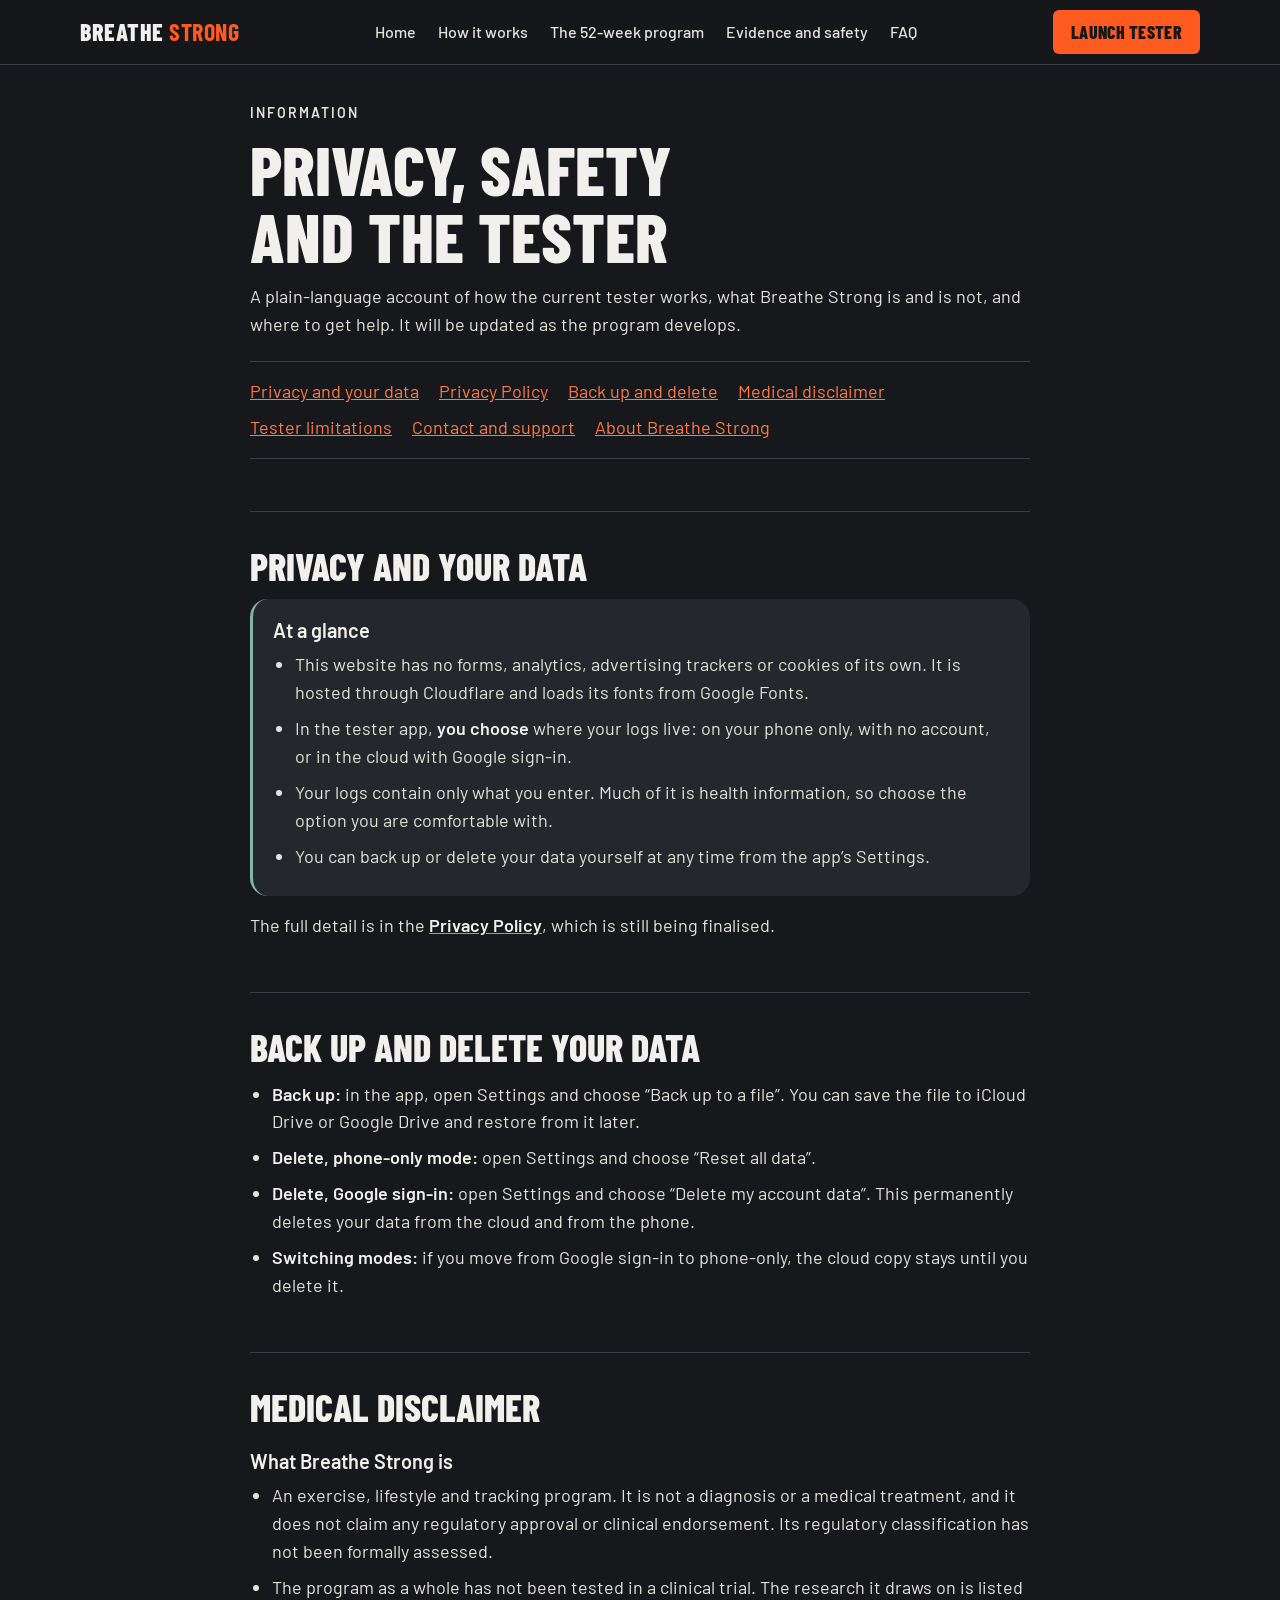
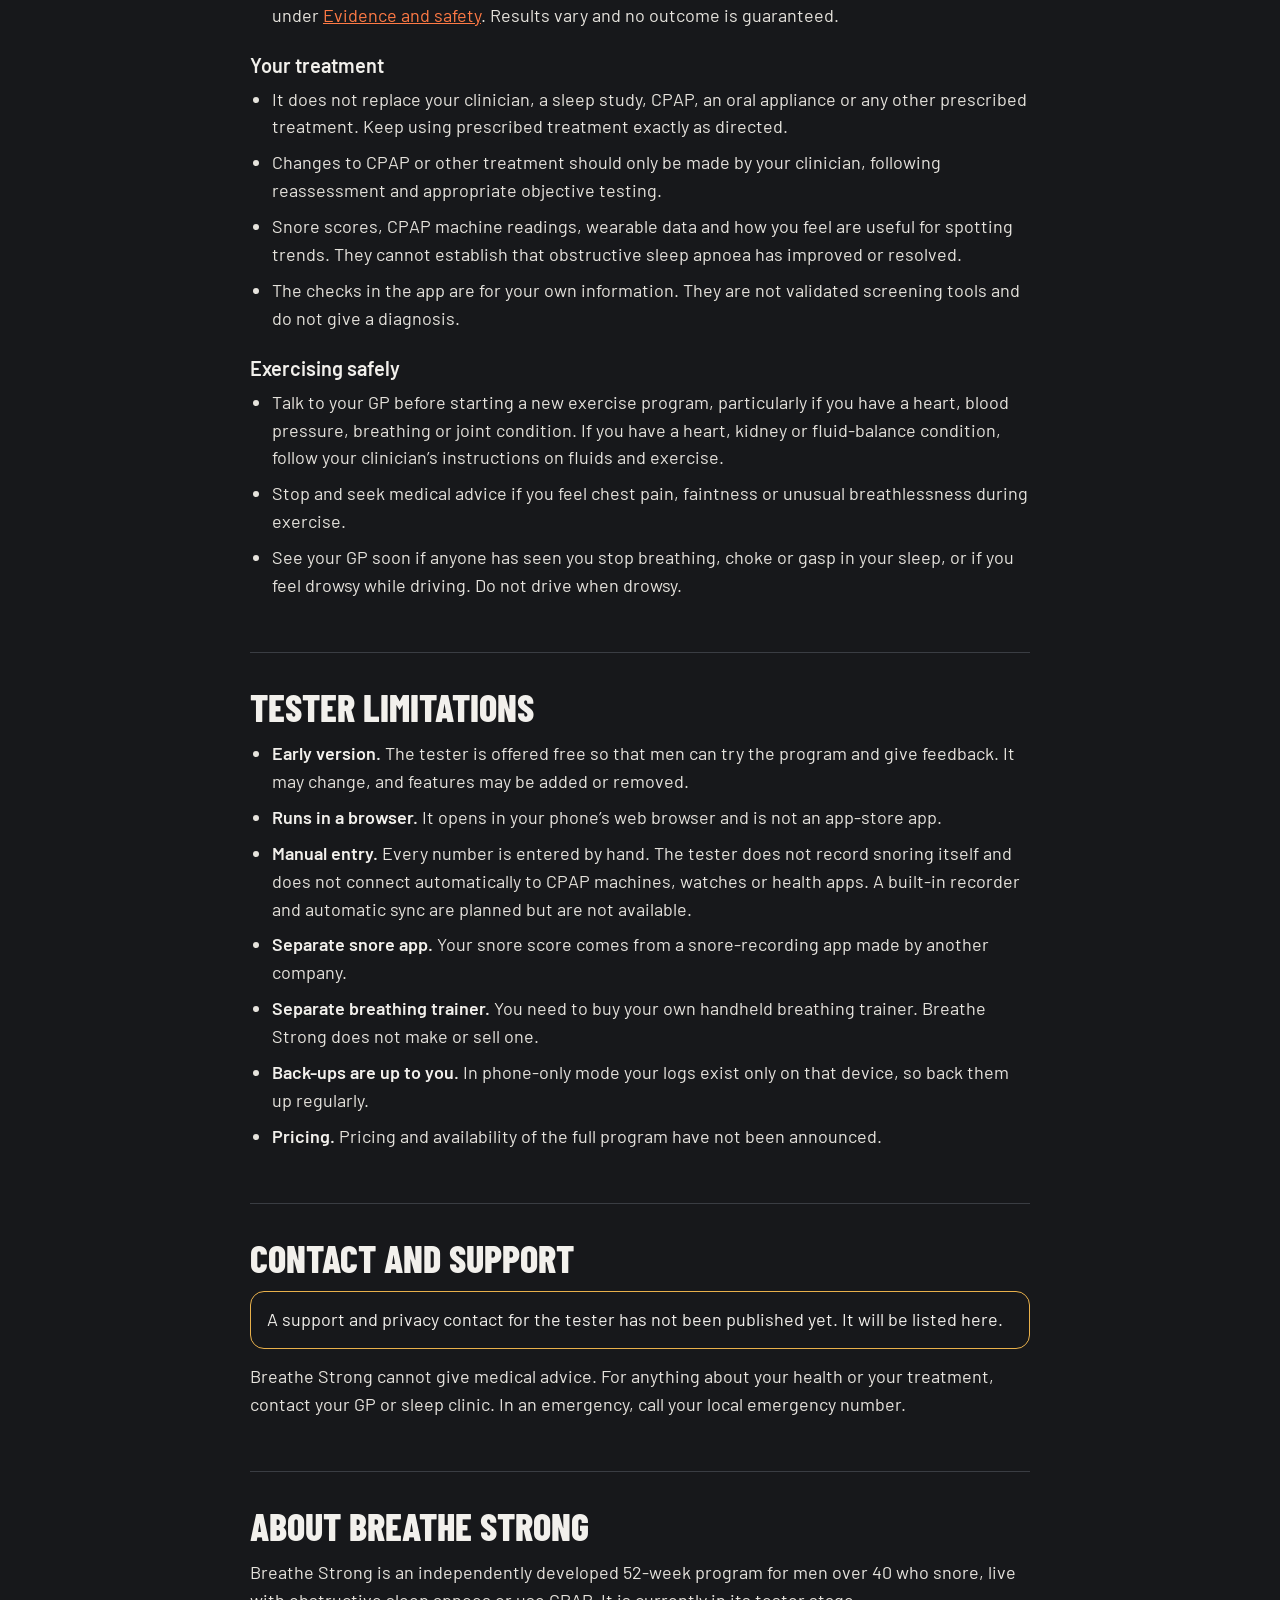
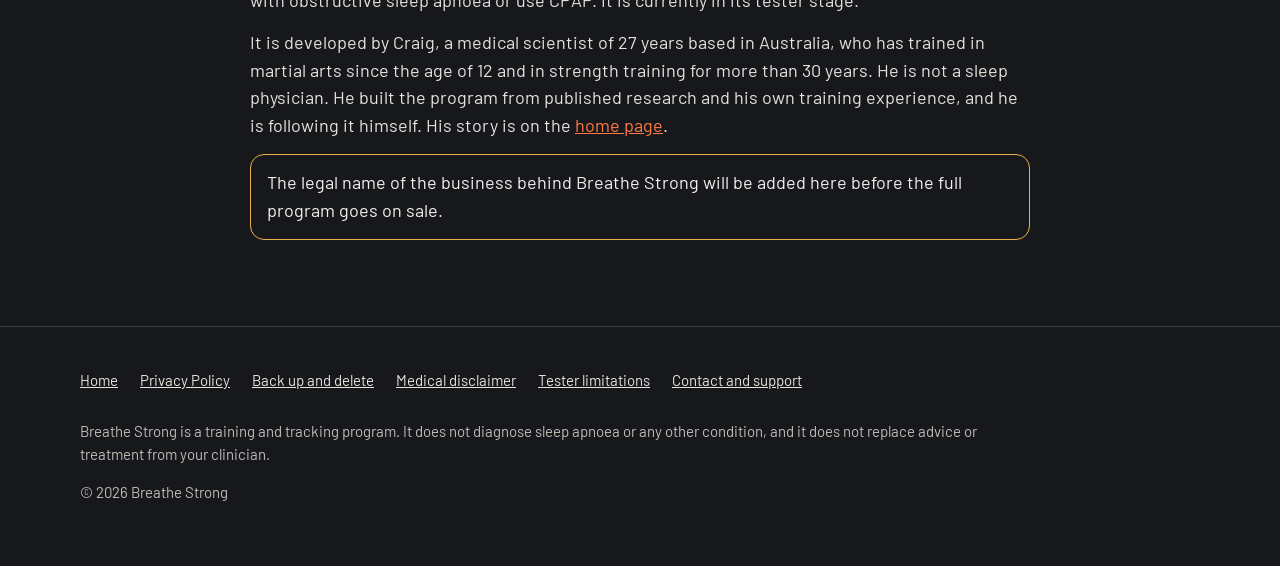
<file: about.html>
<!DOCTYPE html>
<html lang="en">
<head>
<meta charset="utf-8">
<meta name="viewport" content="width=device-width, initial-scale=1">
<title>Privacy, safety and tester information | Breathe Strong</title>
<meta name="description" content="How the Breathe Strong tester stores your data, what the program is and is not, the limits of the tester, and how to get support.">
<meta name="theme-color" content="#17181B">
<link rel="canonical" href="https://swornsealed.github.io/breathe-strong-site/about.html">
<meta property="og:site_name" content="Breathe Strong">
<meta property="og:title" content="Privacy, safety and tester information | Breathe Strong">
<meta property="og:description" content="How the Breathe Strong tester stores your data, what the program is and is not, and the limits of the tester.">
<meta property="og:type" content="website">
<meta property="og:url" content="https://swornsealed.github.io/breathe-strong-site/about.html">
<link rel="preconnect" href="https://fonts.googleapis.com">
<link rel="preconnect" href="https://fonts.gstatic.com" crossorigin>
<link rel="stylesheet" href="https://fonts.googleapis.com/css2?family=Barlow+Condensed:wght@600;800&family=Barlow:wght@400;500;600&display=swap">
<link rel="stylesheet" href="site.css">
</head>
<body>
<a class="skip" href="#main">Skip to content</a>

<header class="static">
  <div class="wrap">
    <a class="logo" href="./" aria-label="Breathe Strong home">Breathe <b>Strong</b></a>
    <nav class="navlinks" aria-label="Main">
      <a href="./">Home</a>
      <a href="./#how">How it works</a>
      <a href="./#journey">The 52-week program</a>
      <a href="./#evidence">Evidence and safety</a>
      <a href="./#faq">FAQ</a>
    </nav>
    <div class="right">
      <a class="btn sm" href="https://swornsealed.github.io/breathe-strong/">Launch tester</a>
      <details class="menu">
        <summary aria-label="Menu"><span></span></summary>
        <nav aria-label="Main, mobile">
          <a href="./">Home</a>
          <a href="./#how">How it works</a>
          <a href="./#journey">The 52-week program</a>
          <a href="./#evidence">Evidence and safety</a>
          <a href="./#faq">FAQ</a>
          <a href="https://swornsealed.github.io/breathe-strong/">Launch tester</a>
        </nav>
      </details>
    </div>
  </div>
</header>

<main id="main" class="doc">
  <div class="wrap">
    <p class="eyebrow">Information</p>
    <h1>Privacy, safety and the tester</h1>
    <p>A plain-language account of how the current tester works, what Breathe Strong is and is not, and where to get help. It will be updated as the program develops.</p>
    <nav class="toc" aria-label="On this page">
      <a href="#privacy">Privacy and your data</a>
      <a href="privacy.html">Privacy Policy</a>
      <a href="#data">Back up and delete</a>
      <a href="#disclaimer">Medical disclaimer</a>
      <a href="#tester">Tester limitations</a>
      <a href="#contact">Contact and support</a>
      <a href="#about">About Breathe Strong</a>
    </nav>

    <!-- Owner TODO items for this page and the Privacy Policy are listed in LAUNCH-CHECKLIST.md. Nothing may be invented. -->

    <section aria-labelledby="privacy">
      <h2 id="privacy">Privacy and your data</h2>
      <div class="glance">
        <h3>At a glance</h3>
        <ul>
          <li>This website has no forms, analytics, advertising trackers or cookies of its own. It is hosted through Cloudflare and loads its fonts from Google Fonts.</li>
          <li>In the tester app, <b>you choose</b> where your logs live: on your phone only, with no account, or in the cloud with Google sign-in.</li>
          <li>Your logs contain only what you enter. Much of it is health information, so choose the option you are comfortable with.</li>
          <li>You can back up or delete your data yourself at any time from the app’s Settings.</li>
        </ul>
      </div>
      <p>The full detail is in the <a href="privacy.html"><b>Privacy Policy</b></a>, which is still being finalised.</p>
    </section>

    <section aria-labelledby="data">
      <h2 id="data">Back up and delete your data</h2>
      <ul>
        <li><b>Back up:</b> in the app, open Settings and choose “Back up to a file”. You can save the file to iCloud Drive or Google Drive and restore from it later.</li>
        <li><b>Delete, phone-only mode:</b> open Settings and choose “Reset all data”.</li>
        <li><b>Delete, Google sign-in:</b> open Settings and choose “Delete my account data”. This permanently deletes your data from the cloud and from the phone.</li>
        <li><b>Switching modes:</b> if you move from Google sign-in to phone-only, the cloud copy stays until you delete it.</li>
      </ul>
    </section>

    <section aria-labelledby="disclaimer">
      <h2 id="disclaimer">Medical disclaimer</h2>
      <h3>What Breathe Strong is</h3>
      <ul>
        <li>An exercise, lifestyle and tracking program. It is not a diagnosis or a medical treatment, and it does not claim any regulatory approval or clinical endorsement. Its regulatory classification has not been formally assessed.</li>
        <li>The program as a whole has not been tested in a clinical trial. The research it draws on is listed under <a href="./#evidence">Evidence and safety</a>. Results vary and no outcome is guaranteed.</li>
      </ul>
      <h3>Your treatment</h3>
      <ul>
        <li>It does not replace your clinician, a sleep study, CPAP, an oral appliance or any other prescribed treatment. Keep using prescribed treatment exactly as directed.</li>
        <li>Changes to CPAP or other treatment should only be made by your clinician, following reassessment and appropriate objective testing.</li>
        <li>Snore scores, CPAP machine readings, wearable data and how you feel are useful for spotting trends. They cannot establish that obstructive sleep apnoea has improved or resolved.</li>
        <li>The checks in the app are for your own information. They are not validated screening tools and do not give a diagnosis.</li>
      </ul>
      <h3>Exercising safely</h3>
      <ul>
        <li>Talk to your GP before starting a new exercise program, particularly if you have a heart, blood pressure, breathing or joint condition. If you have a heart, kidney or fluid-balance condition, follow your clinician’s instructions on fluids and exercise.</li>
        <li>Stop and seek medical advice if you feel chest pain, faintness or unusual breathlessness during exercise.</li>
        <li>See your GP soon if anyone has seen you stop breathing, choke or gasp in your sleep, or if you feel drowsy while driving. Do not drive when drowsy.</li>
      </ul>
    </section>

    <section aria-labelledby="tester">
      <h2 id="tester">Tester limitations</h2>
      <ul>
        <li><b>Early version.</b> The tester is offered free so that men can try the program and give feedback. It may change, and features may be added or removed.</li>
        <li><b>Runs in a browser.</b> It opens in your phone’s web browser and is not an app-store app.</li>
        <li><b>Manual entry.</b> Every number is entered by hand. The tester does not record snoring itself and does not connect automatically to CPAP machines, watches or health apps. A built-in recorder and automatic sync are planned but are not available.</li>
        <li><b>Separate snore app.</b> Your snore score comes from a snore-recording app made by another company.</li>
        <li><b>Separate breathing trainer.</b> You need to buy your own handheld breathing trainer. Breathe Strong does not make or sell one.</li>
        <li><b>Back-ups are up to you.</b> In phone-only mode your logs exist only on that device, so back them up regularly.</li>
        <li><b>Pricing.</b> Pricing and availability of the full program have not been announced.</li>
      </ul>
    </section>

    <section aria-labelledby="contact">
      <h2 id="contact">Contact and support</h2>
      <!-- TODO (owner): item 2, a real support email address or contact form, and item 3, the privacy contact.
           Do not publish a placeholder address. -->
      <p class="pending">A support and privacy contact for the tester has not been published yet. It will be listed here.</p>
      <p style="margin-top:14px">Breathe Strong cannot give medical advice. For anything about your health or your treatment, contact your GP or sleep clinic. In an emergency, call your local emergency number.</p>
    </section>

    <section aria-labelledby="about">
      <h2 id="about">About Breathe Strong</h2>
      <!-- TODO (owner): item 1, who owns and develops Breathe Strong (name or business name, location), item 4, the
           legal jurisdiction, and any relevant qualifications or clinical advisers, only if real and verifiable. -->
      <p>Breathe Strong is an independently developed 52-week program for men over 40 who snore, live with obstructive sleep apnoea or use CPAP. It is currently in its tester stage.</p>
      <p>It is developed by Craig, a medical scientist of 27 years based in Australia, who has trained in martial arts since the age of 12 and in strength training for more than 30 years. He is not a sleep physician. He built the program from published research and his own training experience, and he is following it himself. His story is on the <a href="./#craig">home page</a>.</p>
      <p class="pending">The legal name of the business behind Breathe Strong will be added here before the full program goes on sale.</p>
    </section>
  </div>
</main>

<footer>
  <div class="wrap">
    <nav aria-label="Information">
      <a href="./">Home</a>
      <a href="privacy.html">Privacy Policy</a>
      <a href="#data">Back up and delete</a>
      <a href="#disclaimer">Medical disclaimer</a>
      <a href="#tester">Tester limitations</a>
      <a href="#contact">Contact and support</a>
    </nav>
    <p>Breathe Strong is a training and tracking program. It does not diagnose sleep apnoea or any other condition, and it does not replace advice or treatment from your clinician.</p>
    <p>© 2026 Breathe Strong</p>
  </div>
</footer>
</body>
</html>
</file>
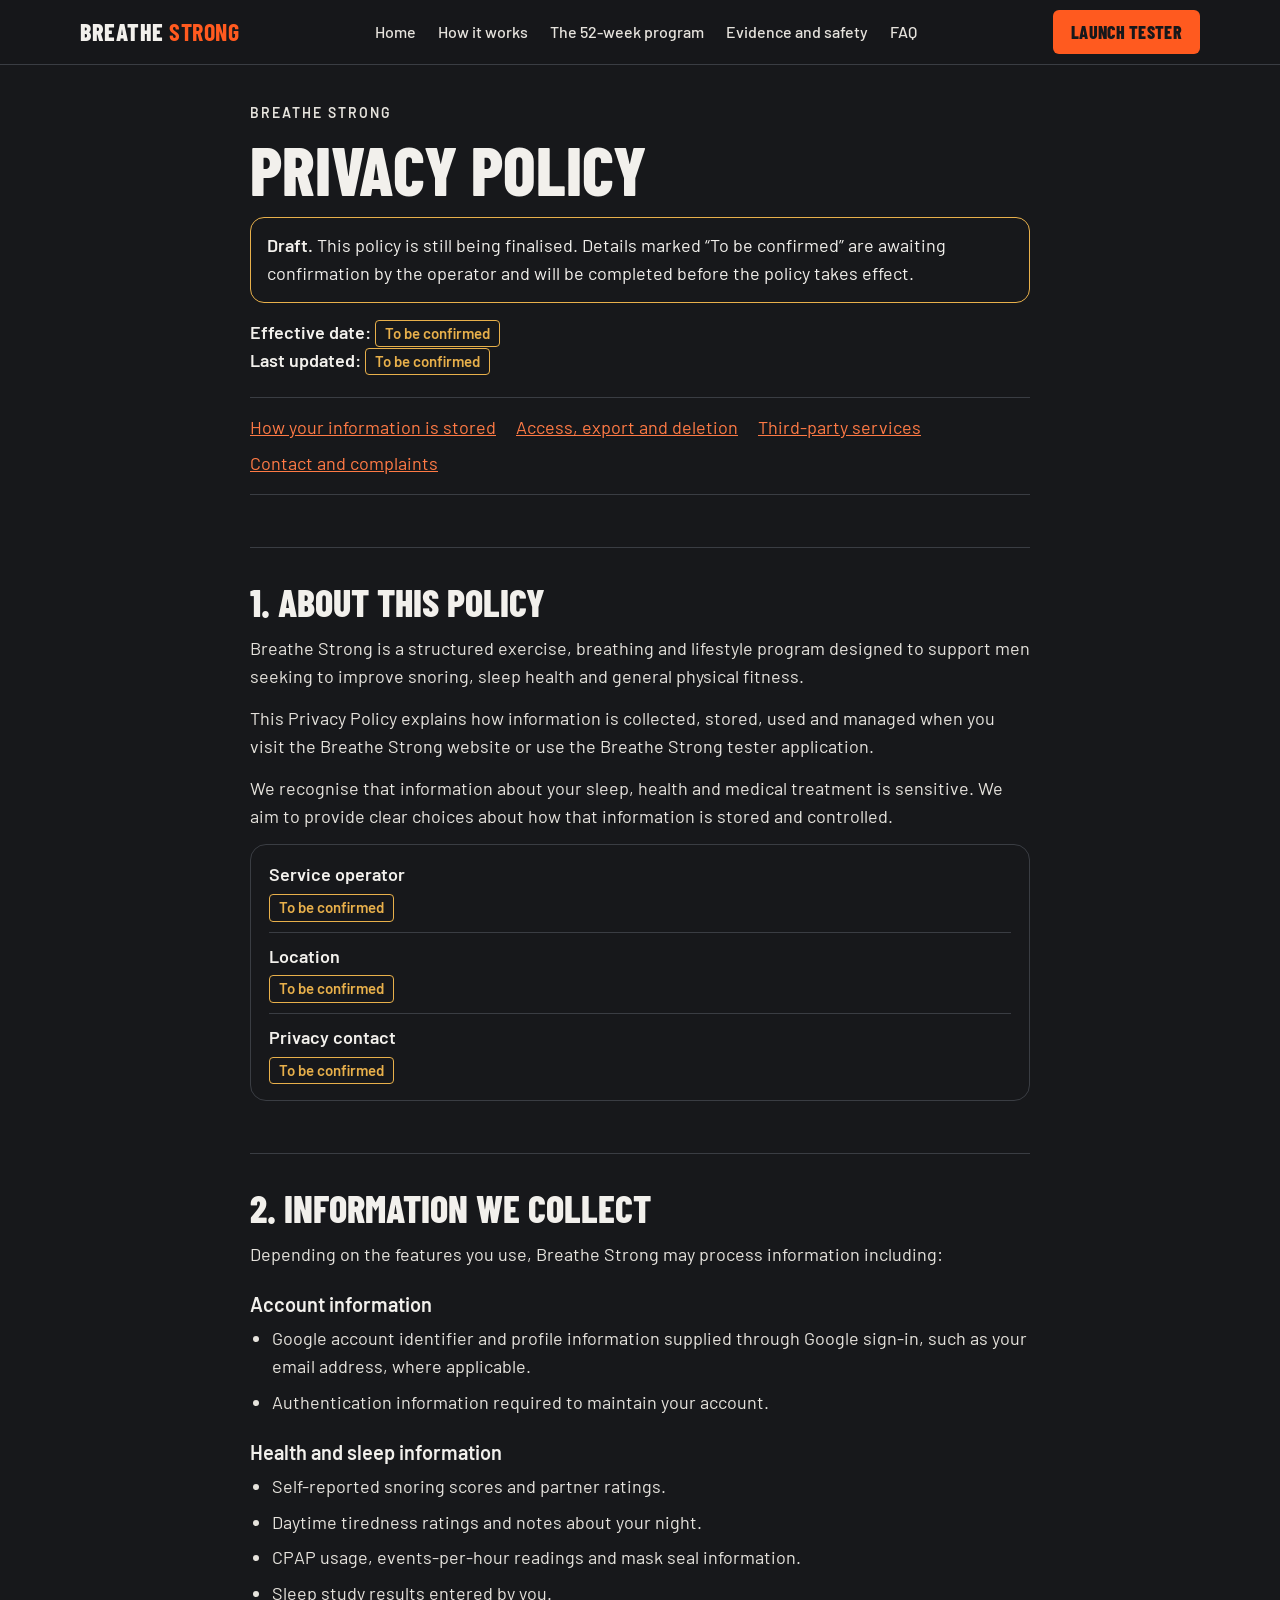
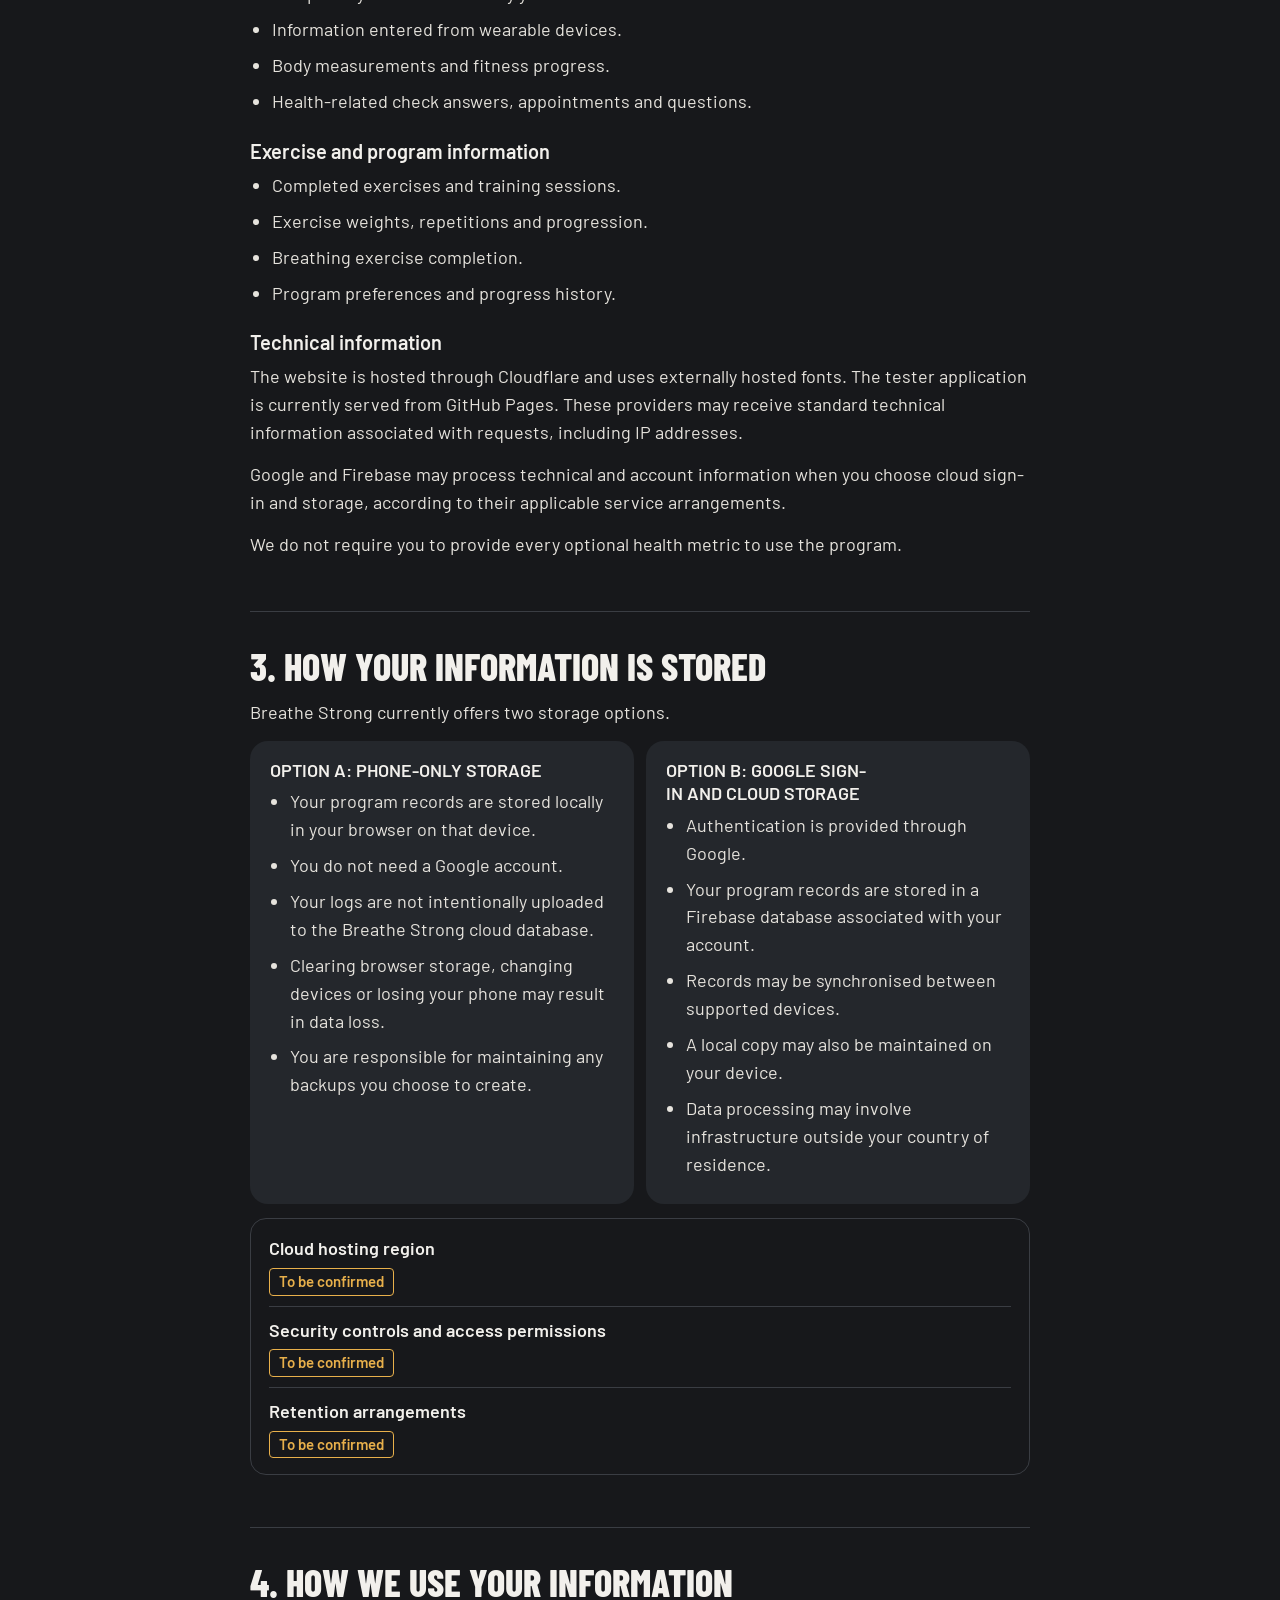
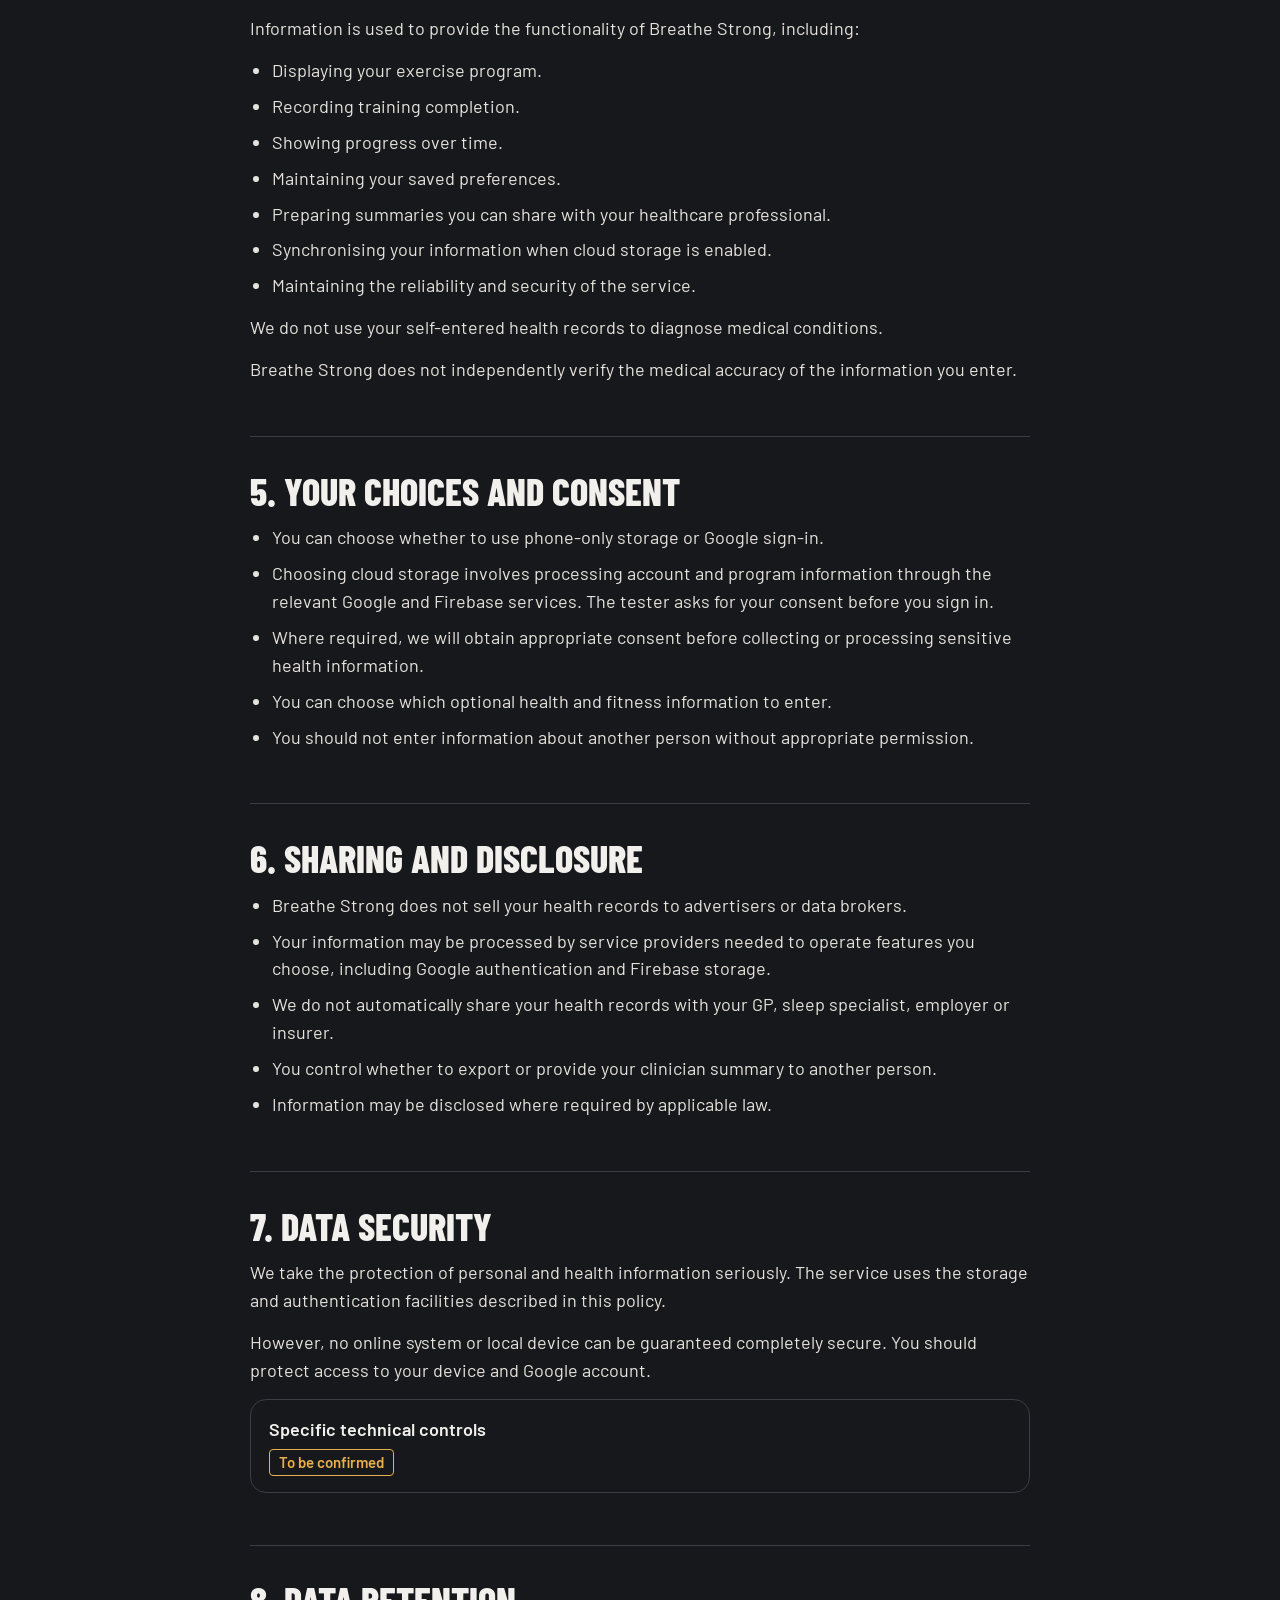
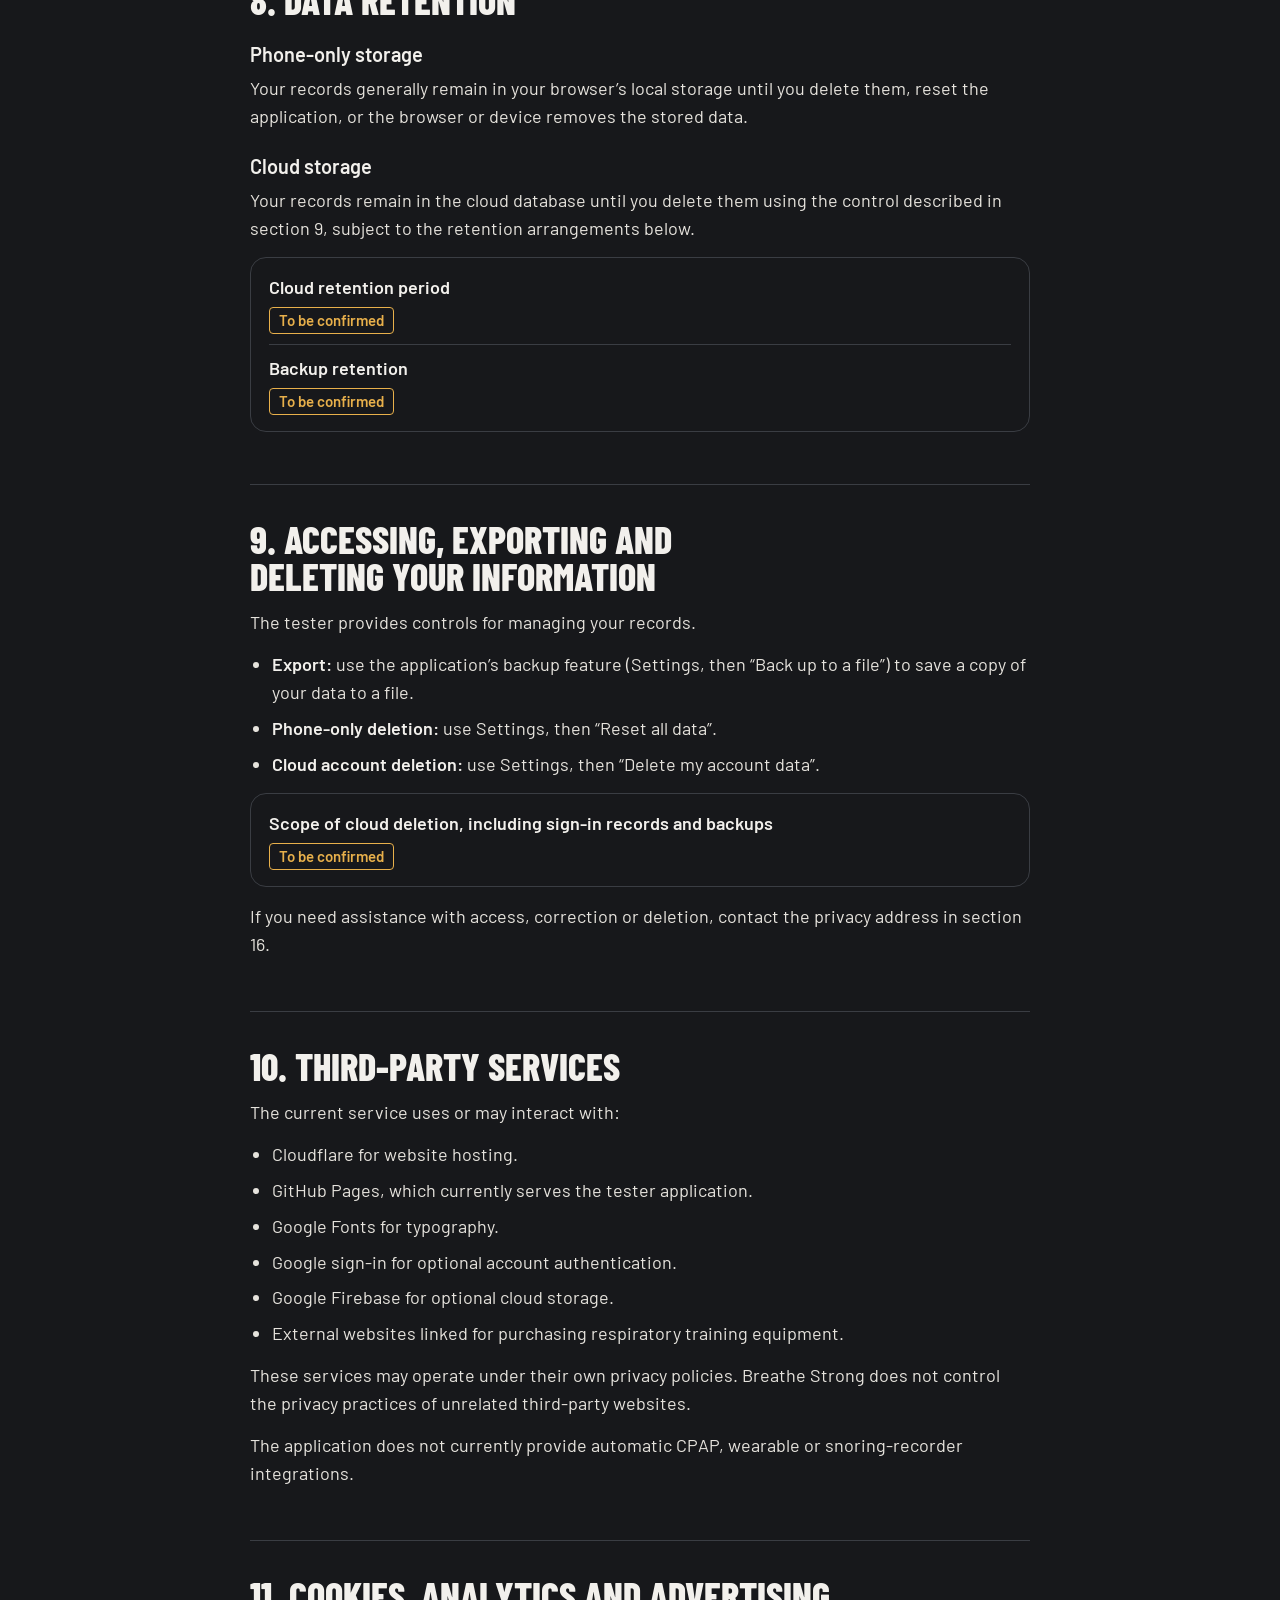
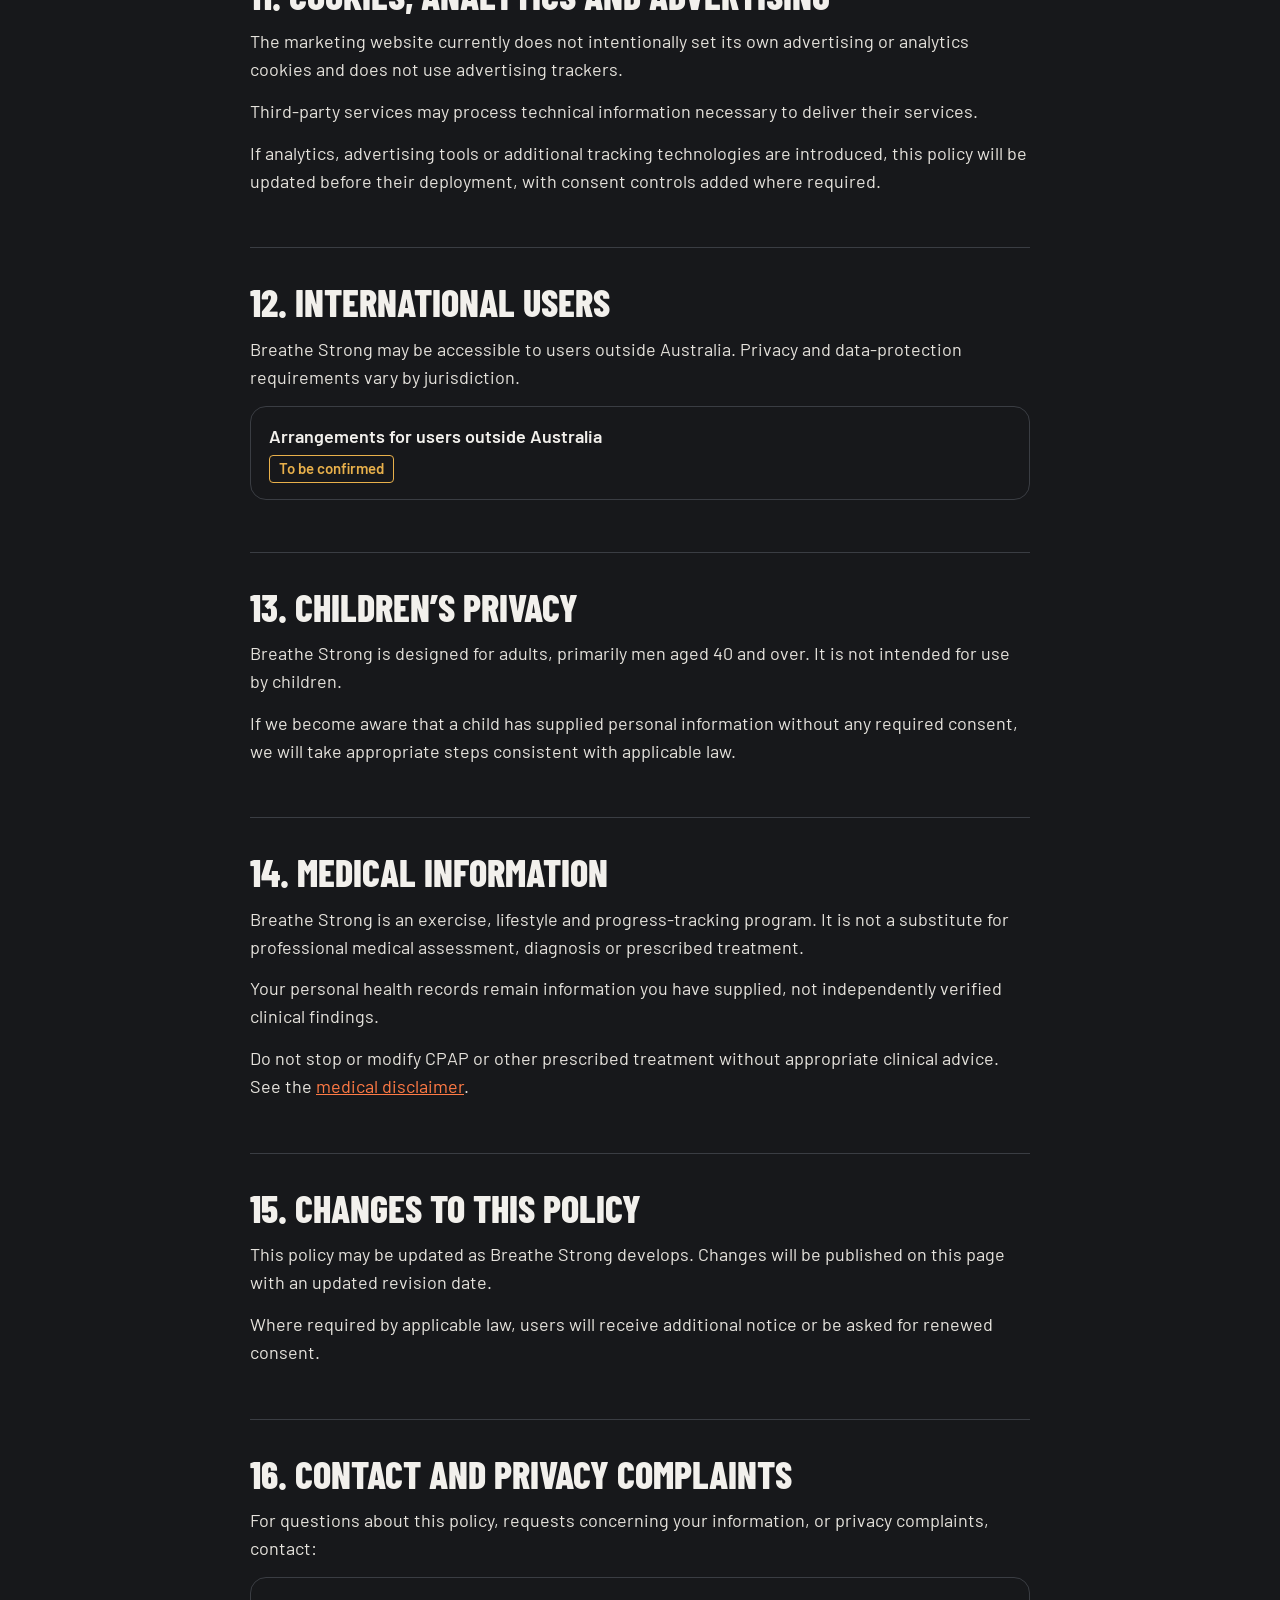
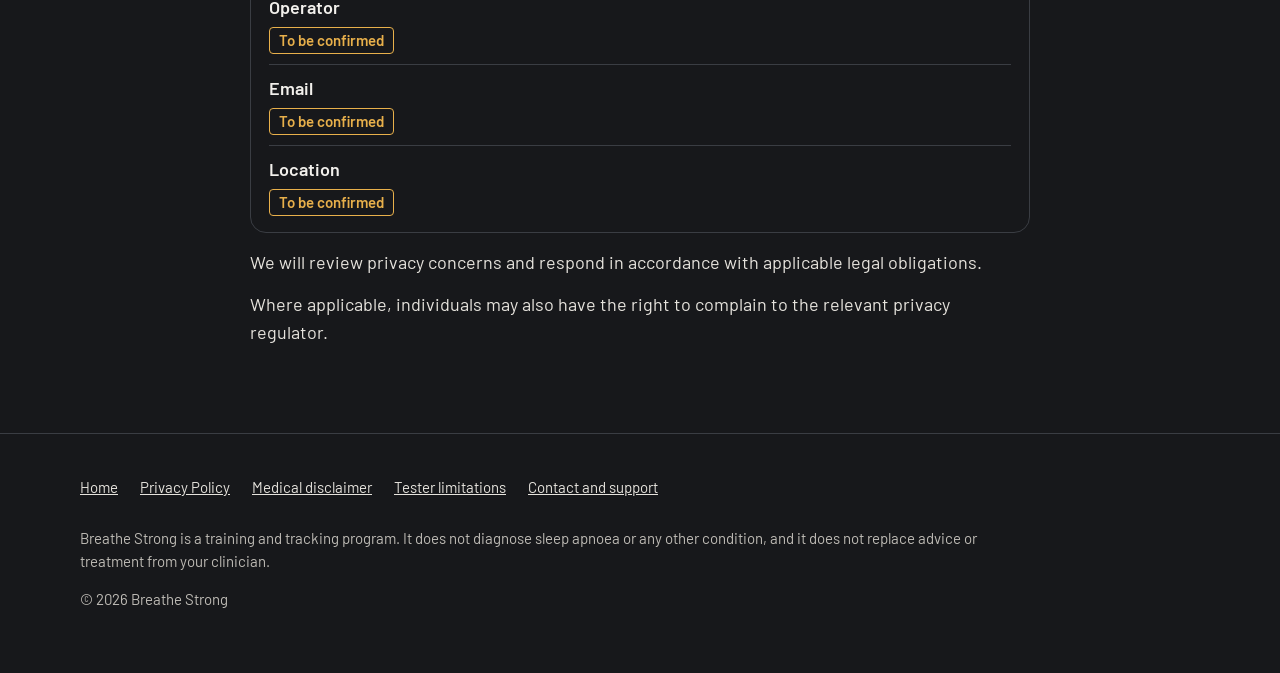
<file: privacy.html>
<!DOCTYPE html>
<html lang="en">
<head>
<meta charset="utf-8">
<meta name="viewport" content="width=device-width, initial-scale=1">
<title>Privacy Policy | Breathe Strong</title>
<meta name="description" content="How Breathe Strong collects, stores, uses and manages information on its website and in the tester app, including phone-only storage and optional cloud storage.">
<!-- TODO (owner): remove this noindex line once the policy is final. -->
<meta name="robots" content="noindex">
<meta name="theme-color" content="#17181B">
<link rel="canonical" href="https://swornsealed.github.io/breathe-strong-site/privacy.html">
<meta property="og:site_name" content="Breathe Strong">
<meta property="og:title" content="Privacy Policy | Breathe Strong">
<meta property="og:description" content="How Breathe Strong collects, stores, uses and manages your information.">
<meta property="og:type" content="website">
<meta property="og:url" content="https://swornsealed.github.io/breathe-strong-site/privacy.html">
<link rel="preconnect" href="https://fonts.googleapis.com">
<link rel="preconnect" href="https://fonts.gstatic.com" crossorigin>
<link rel="stylesheet" href="https://fonts.googleapis.com/css2?family=Barlow+Condensed:wght@600;800&family=Barlow:wght@400;500;600&display=swap">
<link rel="stylesheet" href="site.css">
</head>
<body>
<a class="skip" href="#main">Skip to content</a>

<header class="static">
  <div class="wrap">
    <a class="logo" href="./" aria-label="Breathe Strong home">Breathe <b>Strong</b></a>
    <nav class="navlinks" aria-label="Main">
      <a href="./">Home</a>
      <a href="./#how">How it works</a>
      <a href="./#journey">The 52-week program</a>
      <a href="./#evidence">Evidence and safety</a>
      <a href="./#faq">FAQ</a>
    </nav>
    <div class="right">
      <a class="btn sm" href="https://swornsealed.github.io/breathe-strong/">Launch tester</a>
      <details class="menu">
        <summary aria-label="Menu"><span></span></summary>
        <nav aria-label="Main, mobile">
          <a href="./">Home</a>
          <a href="./#how">How it works</a>
          <a href="./#journey">The 52-week program</a>
          <a href="./#evidence">Evidence and safety</a>
          <a href="./#faq">FAQ</a>
          <a href="https://swornsealed.github.io/breathe-strong/">Launch tester</a>
        </nav>
      </details>
    </div>
  </div>
</header>

<main id="main" class="doc">
  <div class="wrap">
    <p class="eyebrow">Breathe Strong</p>
    <h1>Privacy Policy</h1>

    <!-- =====================================================================
         DRAFT. NOT FINAL. Do not treat as a complete or compliant policy until
         every "To be confirmed" item below is supplied and confirmed by the owner.
         The full list of open items is in LAUNCH-CHECKLIST.md in this repository.
         Drafted using the Australian Privacy Principles as a starting framework,
         subject to confirmation of the operator's legal location and obligations.
         No claim of compliance with any privacy law is made.
         ===================================================================== -->
    <p class="pending"><b>Draft.</b> This policy is still being finalised. Details marked “To be confirmed” are awaiting confirmation by the operator and will be completed before the policy takes effect.</p>

    <p style="margin-top:16px"><b>Effective date:</b> <span class="tbc">To be confirmed</span><br><b>Last updated:</b> <span class="tbc">To be confirmed</span></p>
    <!-- TODO (owner): effective date and last-updated date. -->

    <nav class="toc" aria-label="Sections of this policy">
      <a href="#p3">How your information is stored</a>
      <a href="#p9">Access, export and deletion</a>
      <a href="#p10">Third-party services</a>
      <a href="#p16">Contact and complaints</a>
    </nav>

    <h2 id="p1">1. About this policy</h2>
    <p>Breathe Strong is a structured exercise, breathing and lifestyle program designed to support men seeking to improve snoring, sleep health and general physical fitness.</p>
    <p>This Privacy Policy explains how information is collected, stored, used and managed when you visit the Breathe Strong website or use the Breathe Strong tester application.</p>
    <p>We recognise that information about your sleep, health and medical treatment is sensitive. We aim to provide clear choices about how that information is stored and controlled.</p>
    <!-- TODO (owner): legal business or individual name (and whether individual, sole trader or company);
         state and country; privacy contact email. -->
    <dl class="kv">
      <dt>Service operator</dt><dd><span class="tbc">To be confirmed</span></dd>
      <dt>Location</dt><dd><span class="tbc">To be confirmed</span></dd>
      <dt>Privacy contact</dt><dd><span class="tbc">To be confirmed</span></dd>
    </dl>

    <h2 id="p2">2. Information we collect</h2>
    <p>Depending on the features you use, Breathe Strong may process information including:</p>
    <h3>Account information</h3>
    <ul>
      <li>Google account identifier and profile information supplied through Google sign-in, such as your email address, where applicable.</li>
      <li>Authentication information required to maintain your account.</li>
    </ul>
    <h3>Health and sleep information</h3>
    <ul>
      <li>Self-reported snoring scores and partner ratings.</li>
      <li>Daytime tiredness ratings and notes about your night.</li>
      <li>CPAP usage, events-per-hour readings and mask seal information.</li>
      <li>Sleep study results entered by you.</li>
      <li>Information entered from wearable devices.</li>
      <li>Body measurements and fitness progress.</li>
      <li>Health-related check answers, appointments and questions.</li>
    </ul>
    <h3>Exercise and program information</h3>
    <ul>
      <li>Completed exercises and training sessions.</li>
      <li>Exercise weights, repetitions and progression.</li>
      <li>Breathing exercise completion.</li>
      <li>Program preferences and progress history.</li>
    </ul>
    <h3>Technical information</h3>
    <!-- TODO (owner): confirm the website has moved to Cloudflare and whether the tester app is also moving.
         At the time of drafting the tester app is served from GitHub Pages. Update this paragraph to match. -->
    <p>The website is hosted through Cloudflare and uses externally hosted fonts. The tester application is currently served from GitHub Pages. These providers may receive standard technical information associated with requests, including IP addresses.</p>
    <p>Google and Firebase may process technical and account information when you choose cloud sign-in and storage, according to their applicable service arrangements.</p>
    <p>We do not require you to provide every optional health metric to use the program.</p>

    <h2 id="p3">3. How your information is stored</h2>
    <p>Breathe Strong currently offers two storage options.</p>
    <div class="opts">
      <div><h4>Option A: phone-only storage</h4>
        <ul>
          <li>Your program records are stored locally in your browser on that device.</li>
          <li>You do not need a Google account.</li>
          <li>Your logs are not intentionally uploaded to the Breathe Strong cloud database.</li>
          <li>Clearing browser storage, changing devices or losing your phone may result in data loss.</li>
          <li>You are responsible for maintaining any backups you choose to create.</li>
        </ul></div>
      <div><h4>Option B: Google sign-in and cloud storage</h4>
        <ul>
          <li>Authentication is provided through Google.</li>
          <li>Your program records are stored in a Firebase database associated with your account.</li>
          <li>Records may be synchronised between supported devices.</li>
          <li>A local copy may also be maintained on your device.</li>
          <li>Data processing may involve infrastructure outside your country of residence.</li>
        </ul></div>
    </div>
    <!-- TODO (owner): Firebase hosting region; database security rules; who has administrator access;
         retention arrangements. Verify in the Firebase console and disclose here before final publication. -->
    <dl class="kv">
      <dt>Cloud hosting region</dt><dd><span class="tbc">To be confirmed</span></dd>
      <dt>Security controls and access permissions</dt><dd><span class="tbc">To be confirmed</span></dd>
      <dt>Retention arrangements</dt><dd><span class="tbc">To be confirmed</span></dd>
    </dl>

    <h2 id="p4">4. How we use your information</h2>
    <p>Information is used to provide the functionality of Breathe Strong, including:</p>
    <ul>
      <li>Displaying your exercise program.</li>
      <li>Recording training completion.</li>
      <li>Showing progress over time.</li>
      <li>Maintaining your saved preferences.</li>
      <li>Preparing summaries you can share with your healthcare professional.</li>
      <li>Synchronising your information when cloud storage is enabled.</li>
      <li>Maintaining the reliability and security of the service.</li>
    </ul>
    <p>We do not use your self-entered health records to diagnose medical conditions.</p>
    <p>Breathe Strong does not independently verify the medical accuracy of the information you enter.</p>

    <h2 id="p5">5. Your choices and consent</h2>
    <ul>
      <li>You can choose whether to use phone-only storage or Google sign-in.</li>
      <li>Choosing cloud storage involves processing account and program information through the relevant Google and Firebase services. The tester asks for your consent before you sign in.</li>
      <li>Where required, we will obtain appropriate consent before collecting or processing sensitive health information.</li>
      <li>You can choose which optional health and fitness information to enter.</li>
      <li>You should not enter information about another person without appropriate permission.</li>
    </ul>

    <h2 id="p6">6. Sharing and disclosure</h2>
    <ul>
      <li>Breathe Strong does not sell your health records to advertisers or data brokers.</li>
      <li>Your information may be processed by service providers needed to operate features you choose, including Google authentication and Firebase storage.</li>
      <li>We do not automatically share your health records with your GP, sleep specialist, employer or insurer.</li>
      <li>You control whether to export or provide your clinician summary to another person.</li>
      <li>Information may be disclosed where required by applicable law.</li>
    </ul>
    <!-- TODO (owner): confirm there are no other service providers or sharing arrangements. Any added later must be disclosed here first. -->
    <!-- TODO (owner): when paid membership launches, name the payment provider here and in section 10, and describe
         what it receives (name, email, payment details, billing history). Not added yet because no payments are taken. -->

    <h2 id="p7">7. Data security</h2>
    <p>We take the protection of personal and health information seriously. The service uses the storage and authentication facilities described in this policy.</p>
    <p>However, no online system or local device can be guaranteed completely secure. You should protect access to your device and Google account.</p>
    <!-- TODO (owner): verify and document the actual technical controls before making any specific security statement:
         Firebase access rules, account isolation, encryption arrangements, administrator access (can anyone on the
         project read users' health records in the console?), and backup handling. -->
    <dl class="kv">
      <dt>Specific technical controls</dt><dd><span class="tbc">To be confirmed</span></dd>
    </dl>

    <h2 id="p8">8. Data retention</h2>
    <h3>Phone-only storage</h3>
    <p>Your records generally remain in your browser’s local storage until you delete them, reset the application, or the browser or device removes the stored data.</p>
    <h3>Cloud storage</h3>
    <p>Your records remain in the cloud database until you delete them using the control described in section 9, subject to the retention arrangements below.</p>
    <!-- TODO (owner): retention period for cloud records (including inactive accounts) and backup retention. -->
    <dl class="kv">
      <dt>Cloud retention period</dt><dd><span class="tbc">To be confirmed</span></dd>
      <dt>Backup retention</dt><dd><span class="tbc">To be confirmed</span></dd>
    </dl>

    <h2 id="p9">9. Accessing, exporting and deleting your information</h2>
    <p>The tester provides controls for managing your records.</p>
    <ul>
      <li><b>Export:</b> use the application’s backup feature (Settings, then “Back up to a file”) to save a copy of your data to a file.</li>
      <li><b>Phone-only deletion:</b> use Settings, then “Reset all data”.</li>
      <li><b>Cloud account deletion:</b> use Settings, then “Delete my account data”.</li>
    </ul>
    <!-- TODO (owner): confirm the exact scope of cloud deletion. From the tester's code at the time of drafting, the button
         deletes the user's records document from the database and the copy on the phone, then signs the user out. It does
         not appear to delete the sign-in record (Google account identifier and email) held by Firebase Authentication, and
         nothing is known here about backups. Decide how sign-in records are removed and state it below. -->
    <dl class="kv">
      <dt>Scope of cloud deletion, including sign-in records and backups</dt><dd><span class="tbc">To be confirmed</span></dd>
    </dl>
    <p>If you need assistance with access, correction or deletion, contact the privacy address in section 16.</p>

    <h2 id="p10">10. Third-party services</h2>
    <p>The current service uses or may interact with:</p>
    <ul>
      <li>Cloudflare for website hosting.</li>
      <li>GitHub Pages, which currently serves the tester application.</li>
      <li>Google Fonts for typography.</li>
      <li>Google sign-in for optional account authentication.</li>
      <li>Google Firebase for optional cloud storage.</li>
      <li>External websites linked for purchasing respiratory training equipment.</li>
    </ul>
    <p>These services may operate under their own privacy policies. Breathe Strong does not control the privacy practices of unrelated third-party websites.</p>
    <p>The application does not currently provide automatic CPAP, wearable or snoring-recorder integrations.</p>

    <h2 id="p11">11. Cookies, analytics and advertising</h2>
    <!-- TODO (owner): confirm Cloudflare Web Analytics (or any other analytics) is switched OFF for this site in the
         Cloudflare dashboard. If it is on, this section must say so before publication. -->
    <p>The marketing website currently does not intentionally set its own advertising or analytics cookies and does not use advertising trackers.</p>
    <p>Third-party services may process technical information necessary to deliver their services.</p>
    <p>If analytics, advertising tools or additional tracking technologies are introduced, this policy will be updated before their deployment, with consent controls added where required.</p>

    <h2 id="p12">12. International users</h2>
    <p>Breathe Strong may be accessible to users outside Australia. Privacy and data-protection requirements vary by jurisdiction.</p>
    <!-- TODO (owner): decide whether international users are actively targeted, and assess any European Union,
         United Kingdom or other obligations before marketing internationally. -->
    <dl class="kv">
      <dt>Arrangements for users outside Australia</dt><dd><span class="tbc">To be confirmed</span></dd>
    </dl>

    <h2 id="p13">13. Children’s privacy</h2>
    <p>Breathe Strong is designed for adults, primarily men aged 40 and over. It is not intended for use by children.</p>
    <p>If we become aware that a child has supplied personal information without any required consent, we will take appropriate steps consistent with applicable law.</p>

    <h2 id="p14">14. Medical information</h2>
    <p>Breathe Strong is an exercise, lifestyle and progress-tracking program. It is not a substitute for professional medical assessment, diagnosis or prescribed treatment.</p>
    <p>Your personal health records remain information you have supplied, not independently verified clinical findings.</p>
    <p>Do not stop or modify CPAP or other prescribed treatment without appropriate clinical advice. See the <a href="about.html#disclaimer">medical disclaimer</a>.</p>

    <h2 id="p15">15. Changes to this policy</h2>
    <p>This policy may be updated as Breathe Strong develops. Changes will be published on this page with an updated revision date.</p>
    <p>Where required by applicable law, users will receive additional notice or be asked for renewed consent.</p>

    <h2 id="p16">16. Contact and privacy complaints</h2>
    <p>For questions about this policy, requests concerning your information, or privacy complaints, contact:</p>
    <!-- TODO (owner): legal name, privacy contact email, state and country. Do not publish a placeholder address. -->
    <dl class="kv">
      <dt>Operator</dt><dd><span class="tbc">To be confirmed</span></dd>
      <dt>Email</dt><dd><span class="tbc">To be confirmed</span></dd>
      <dt>Location</dt><dd><span class="tbc">To be confirmed</span></dd>
    </dl>
    <p>We will review privacy concerns and respond in accordance with applicable legal obligations.</p>
    <p>Where applicable, individuals may also have the right to complain to the relevant privacy regulator.</p>
  </div>
</main>

<footer>
  <div class="wrap">
    <nav aria-label="Information">
      <a href="./">Home</a>
      <a href="privacy.html" aria-current="page">Privacy Policy</a>
      <a href="about.html#disclaimer">Medical disclaimer</a>
      <a href="about.html#tester">Tester limitations</a>
      <a href="about.html#contact">Contact and support</a>
    </nav>
    <p>Breathe Strong is a training and tracking program. It does not diagnose sleep apnoea or any other condition, and it does not replace advice or treatment from your clinician.</p>
    <p>© 2026 Breathe Strong</p>
  </div>
</footer>
</body>
</html>
</file>
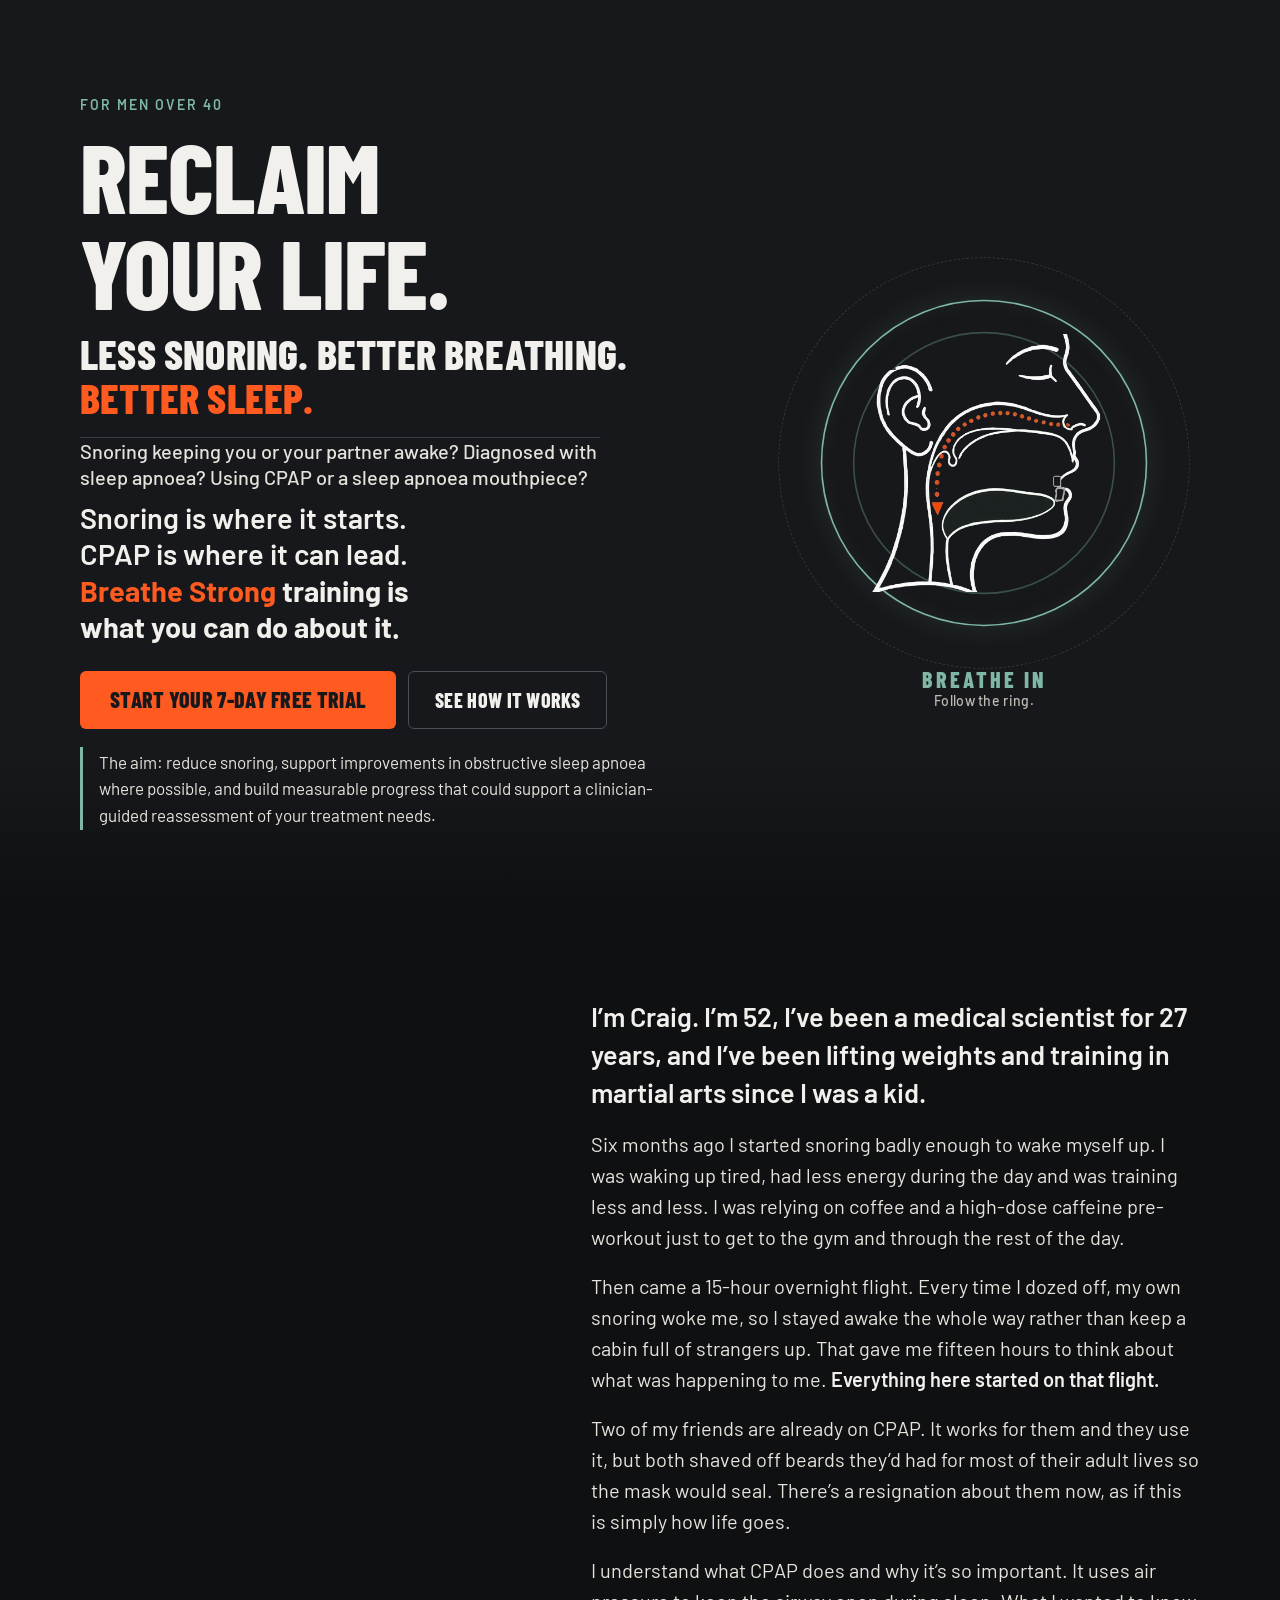
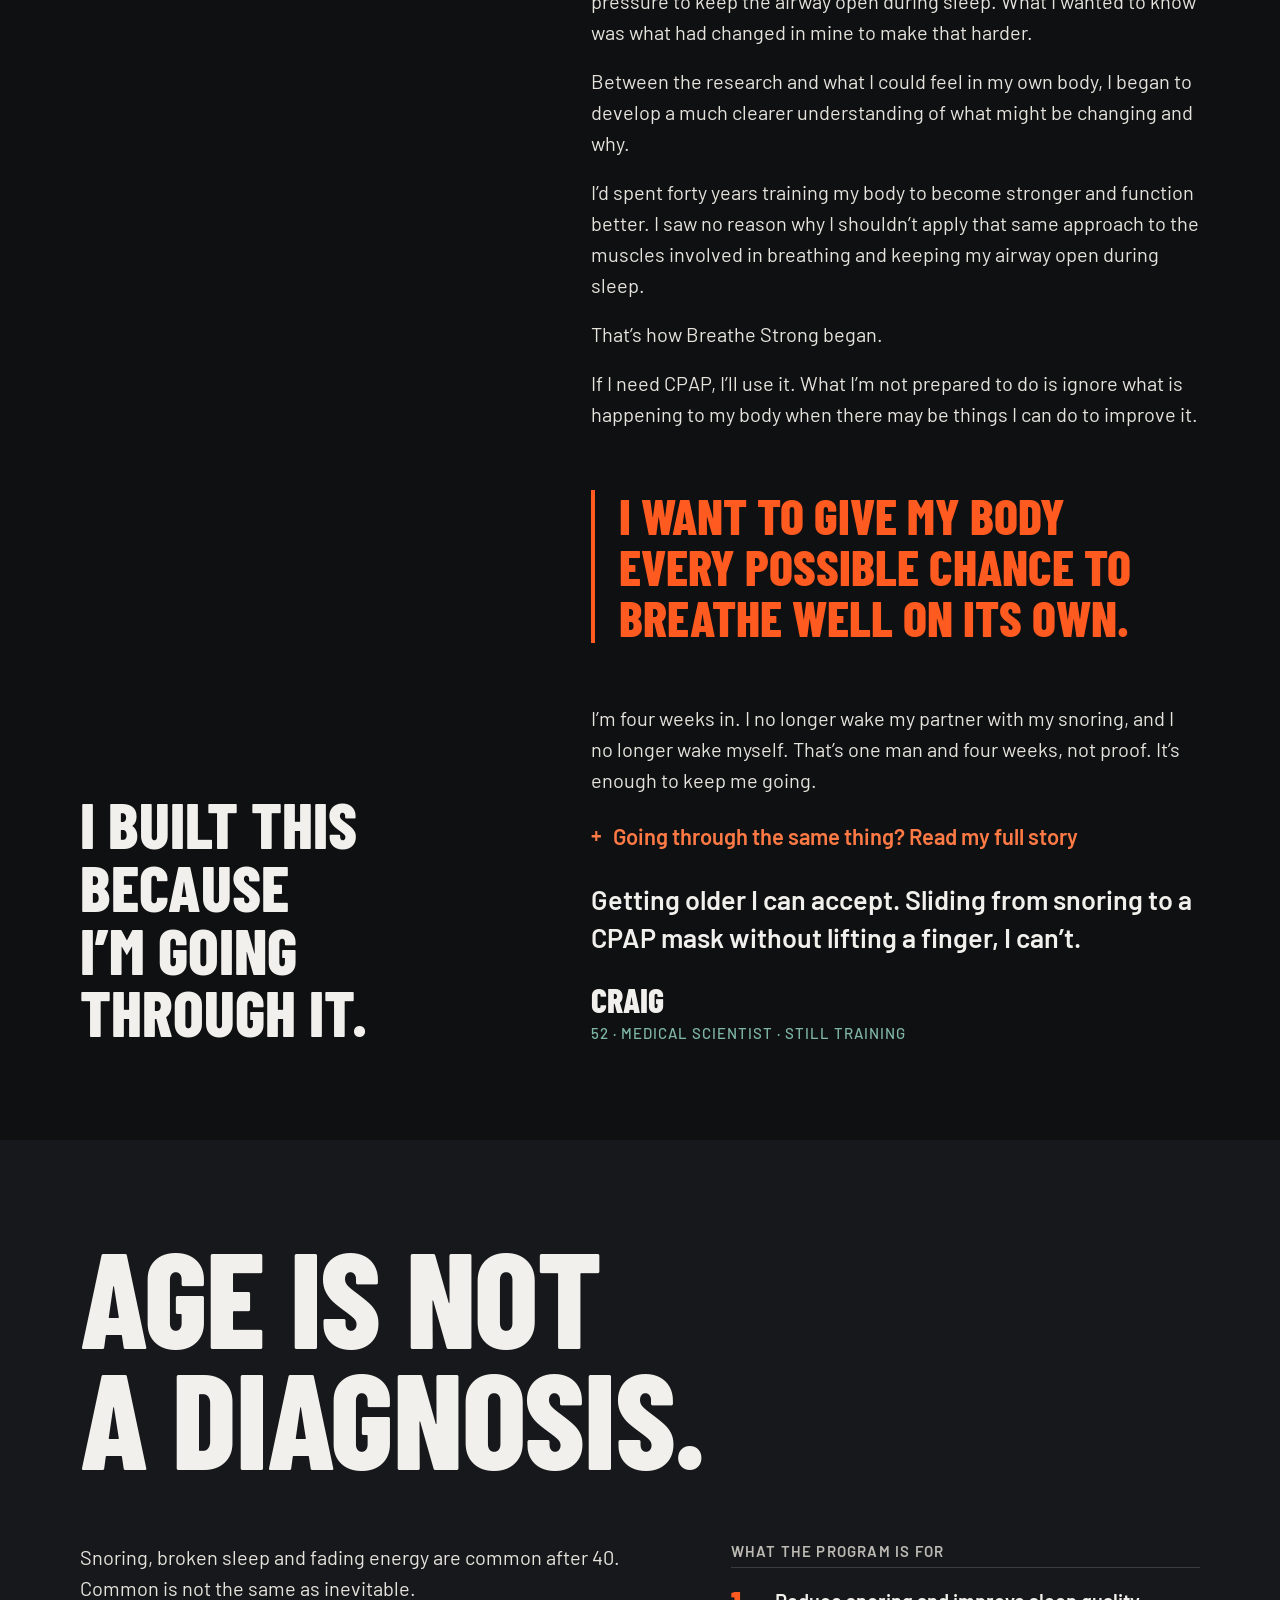
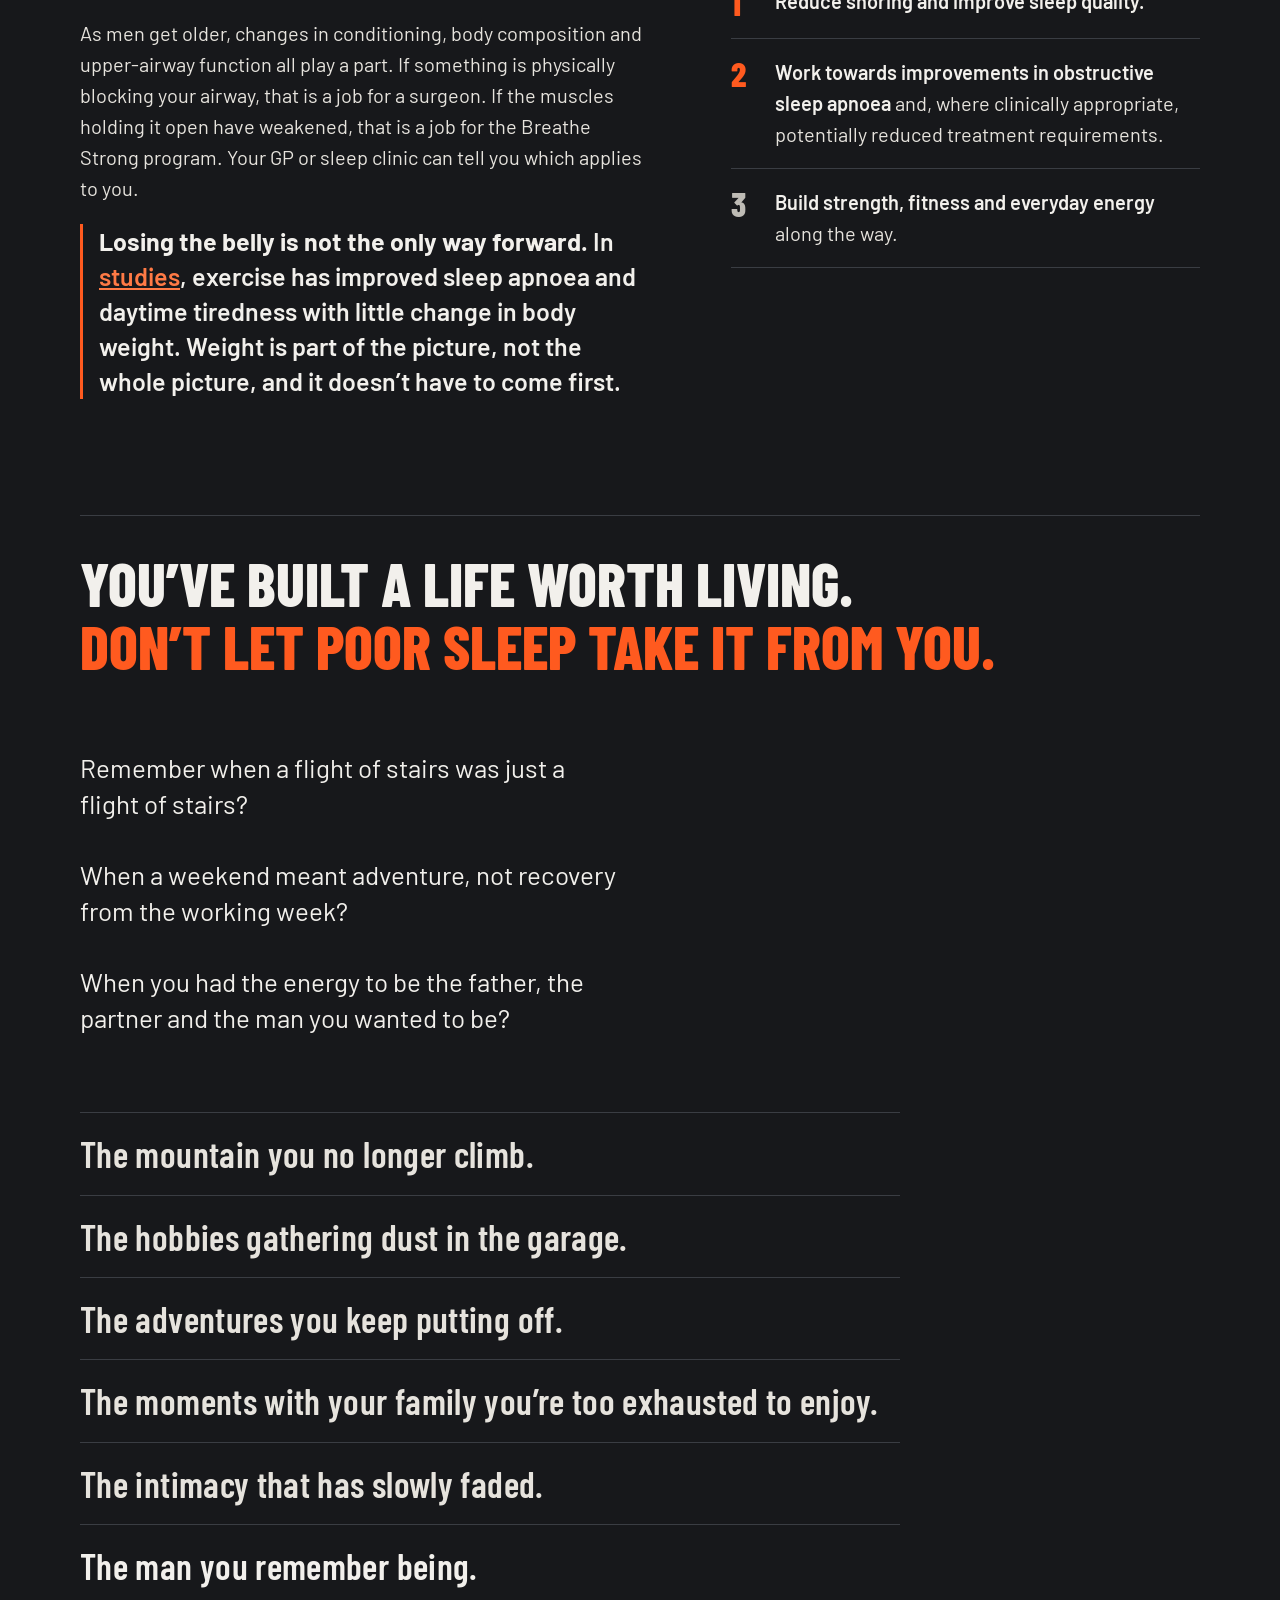
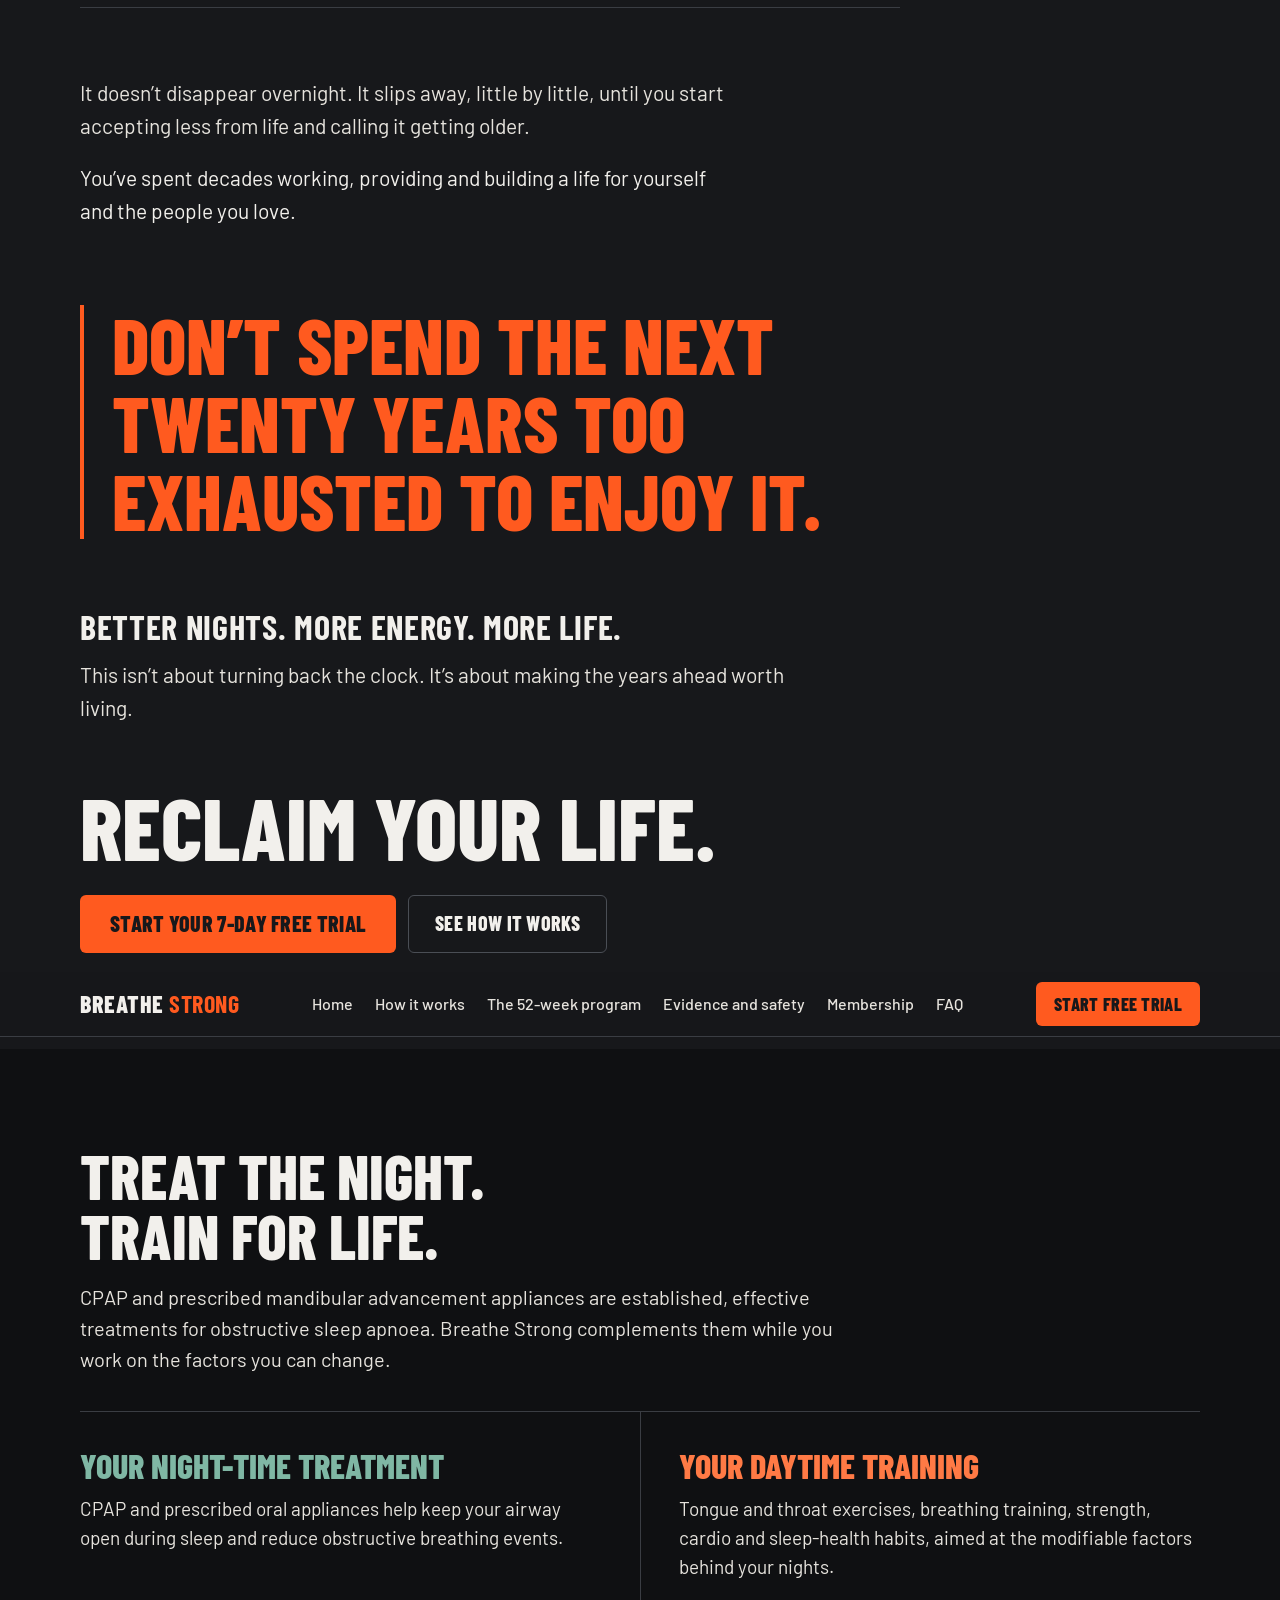
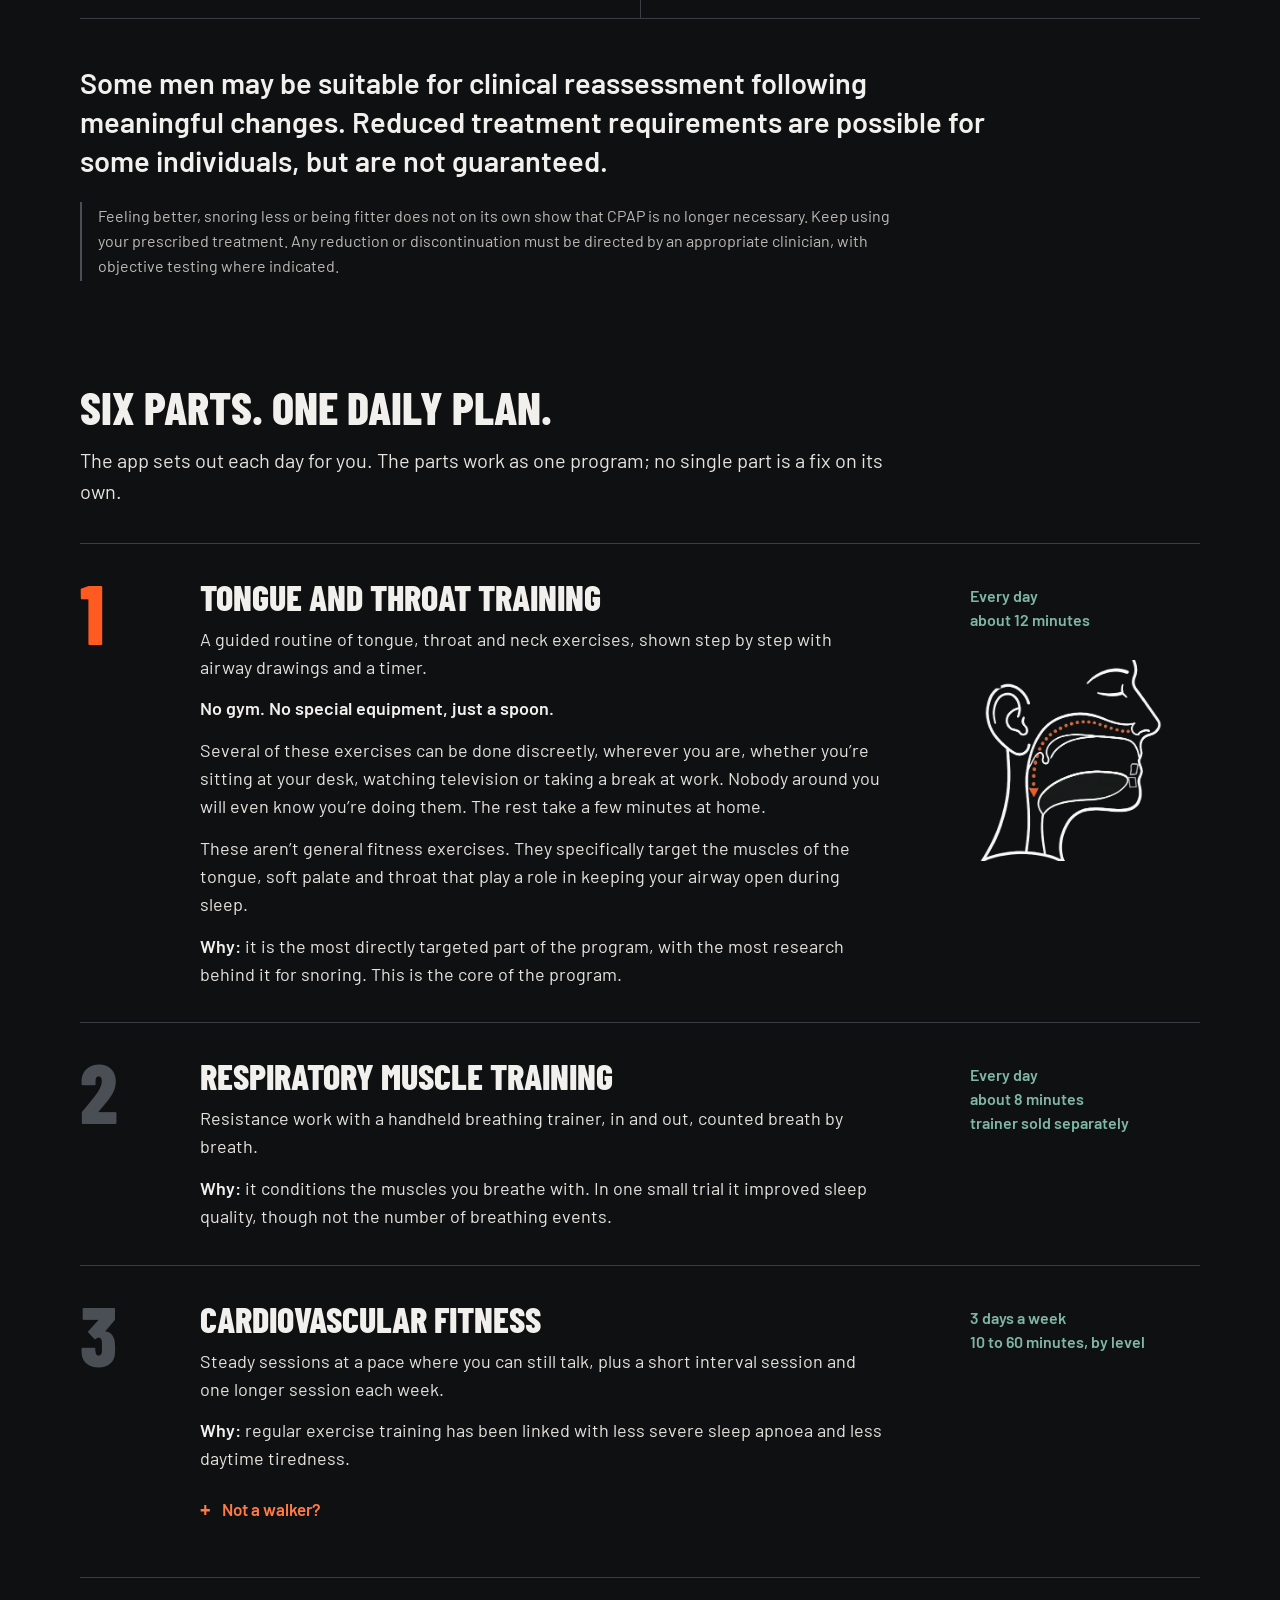
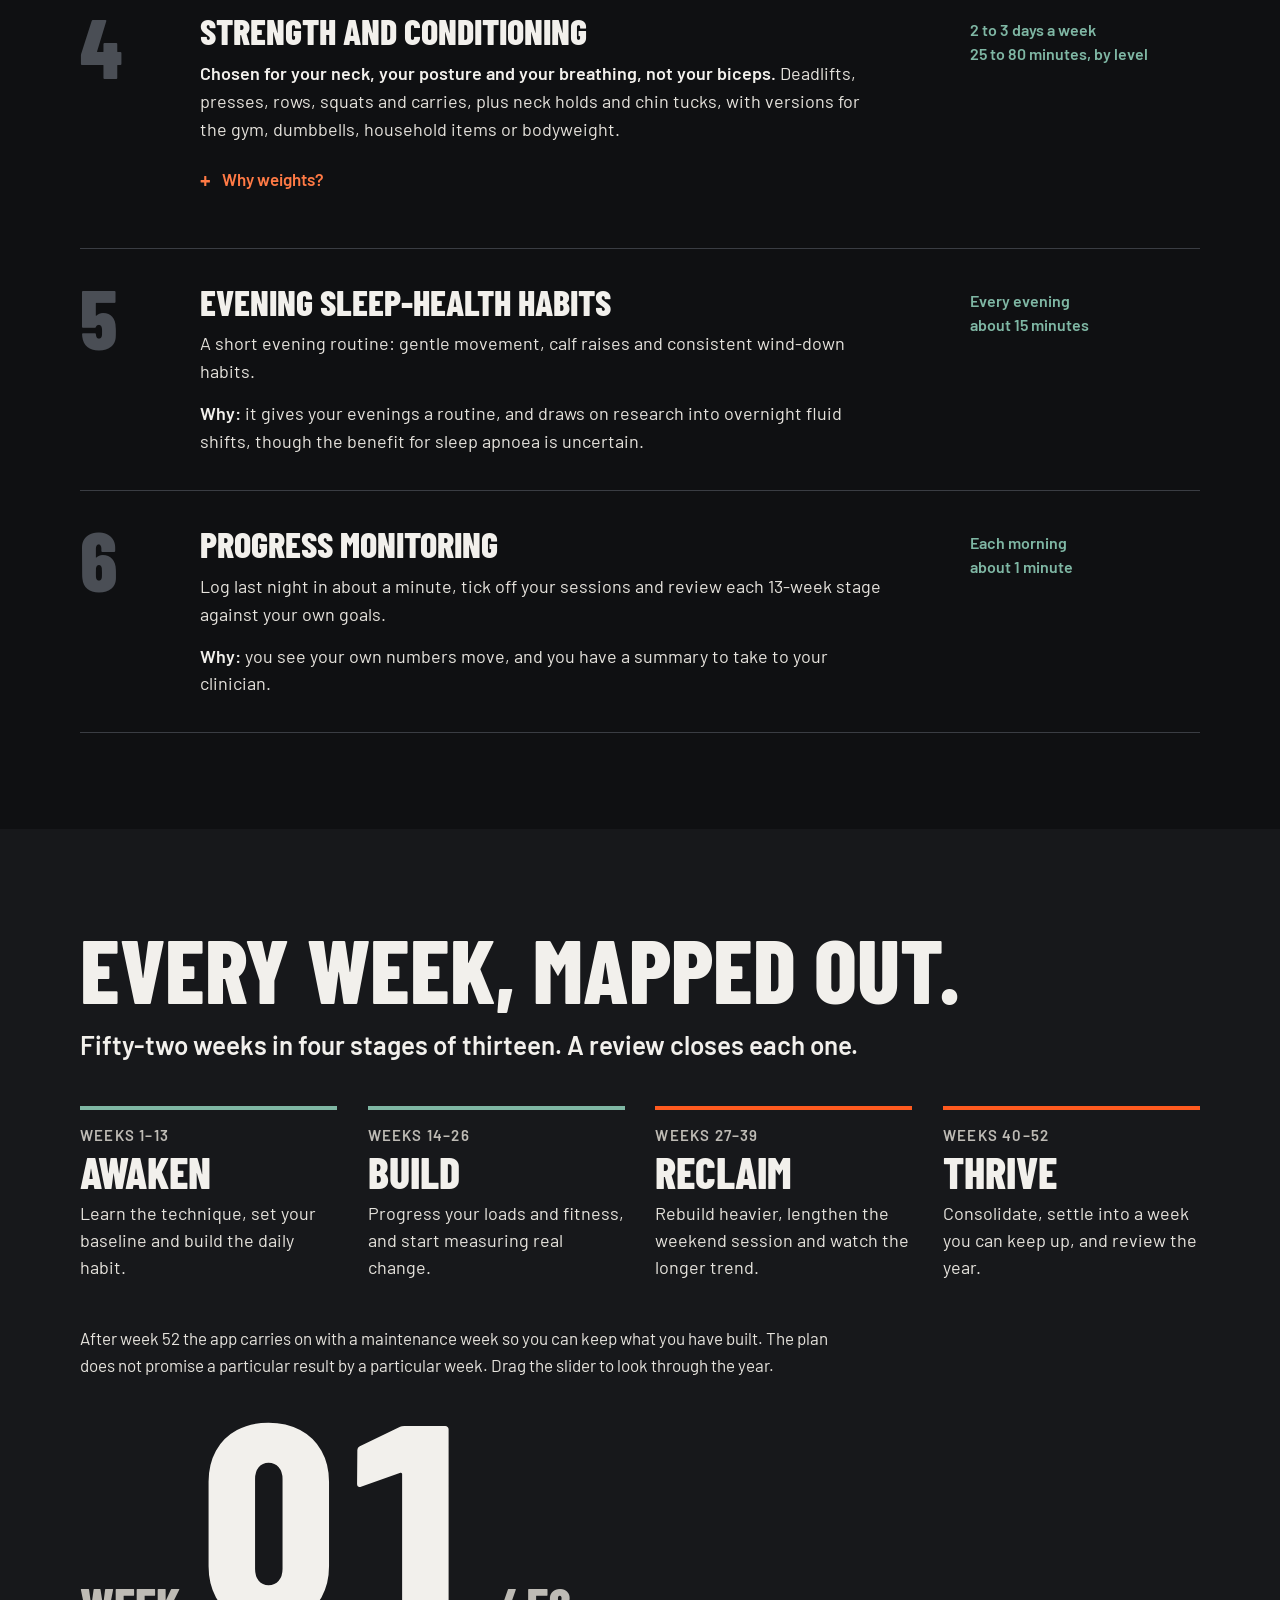
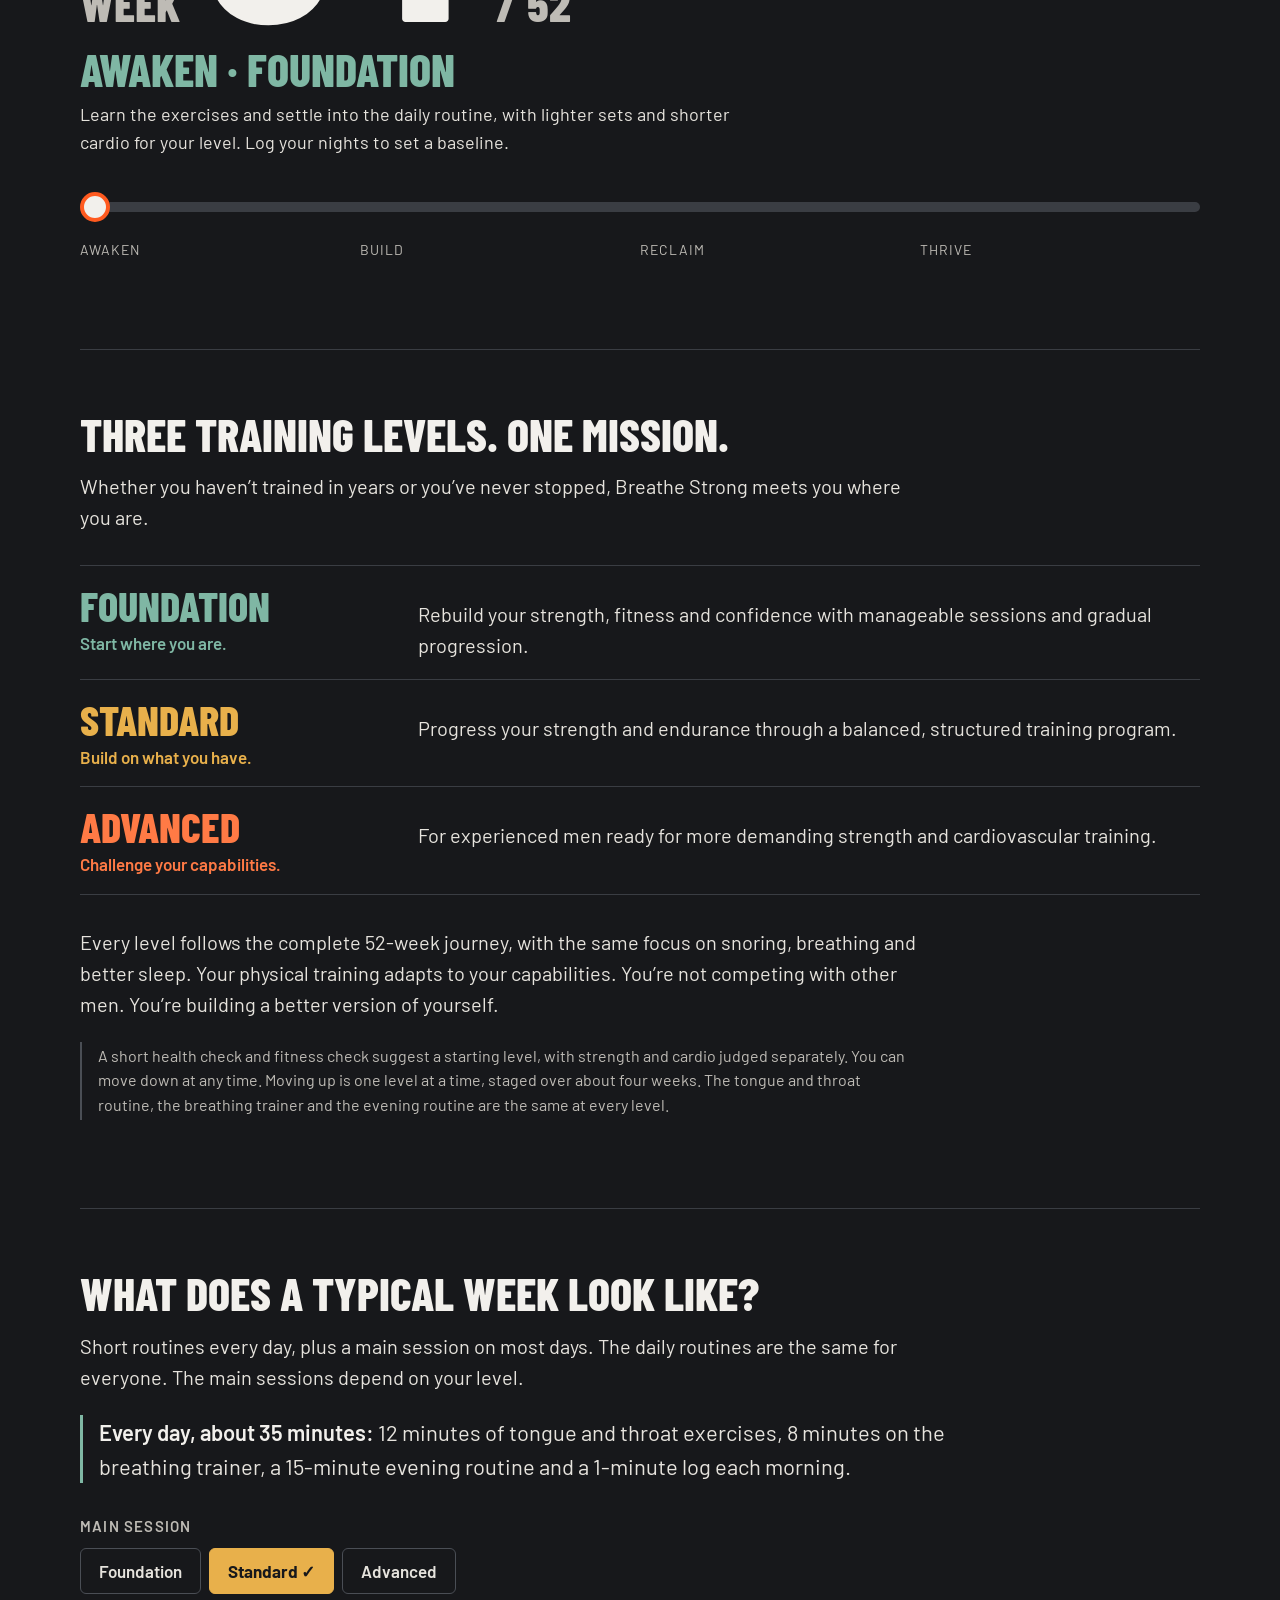
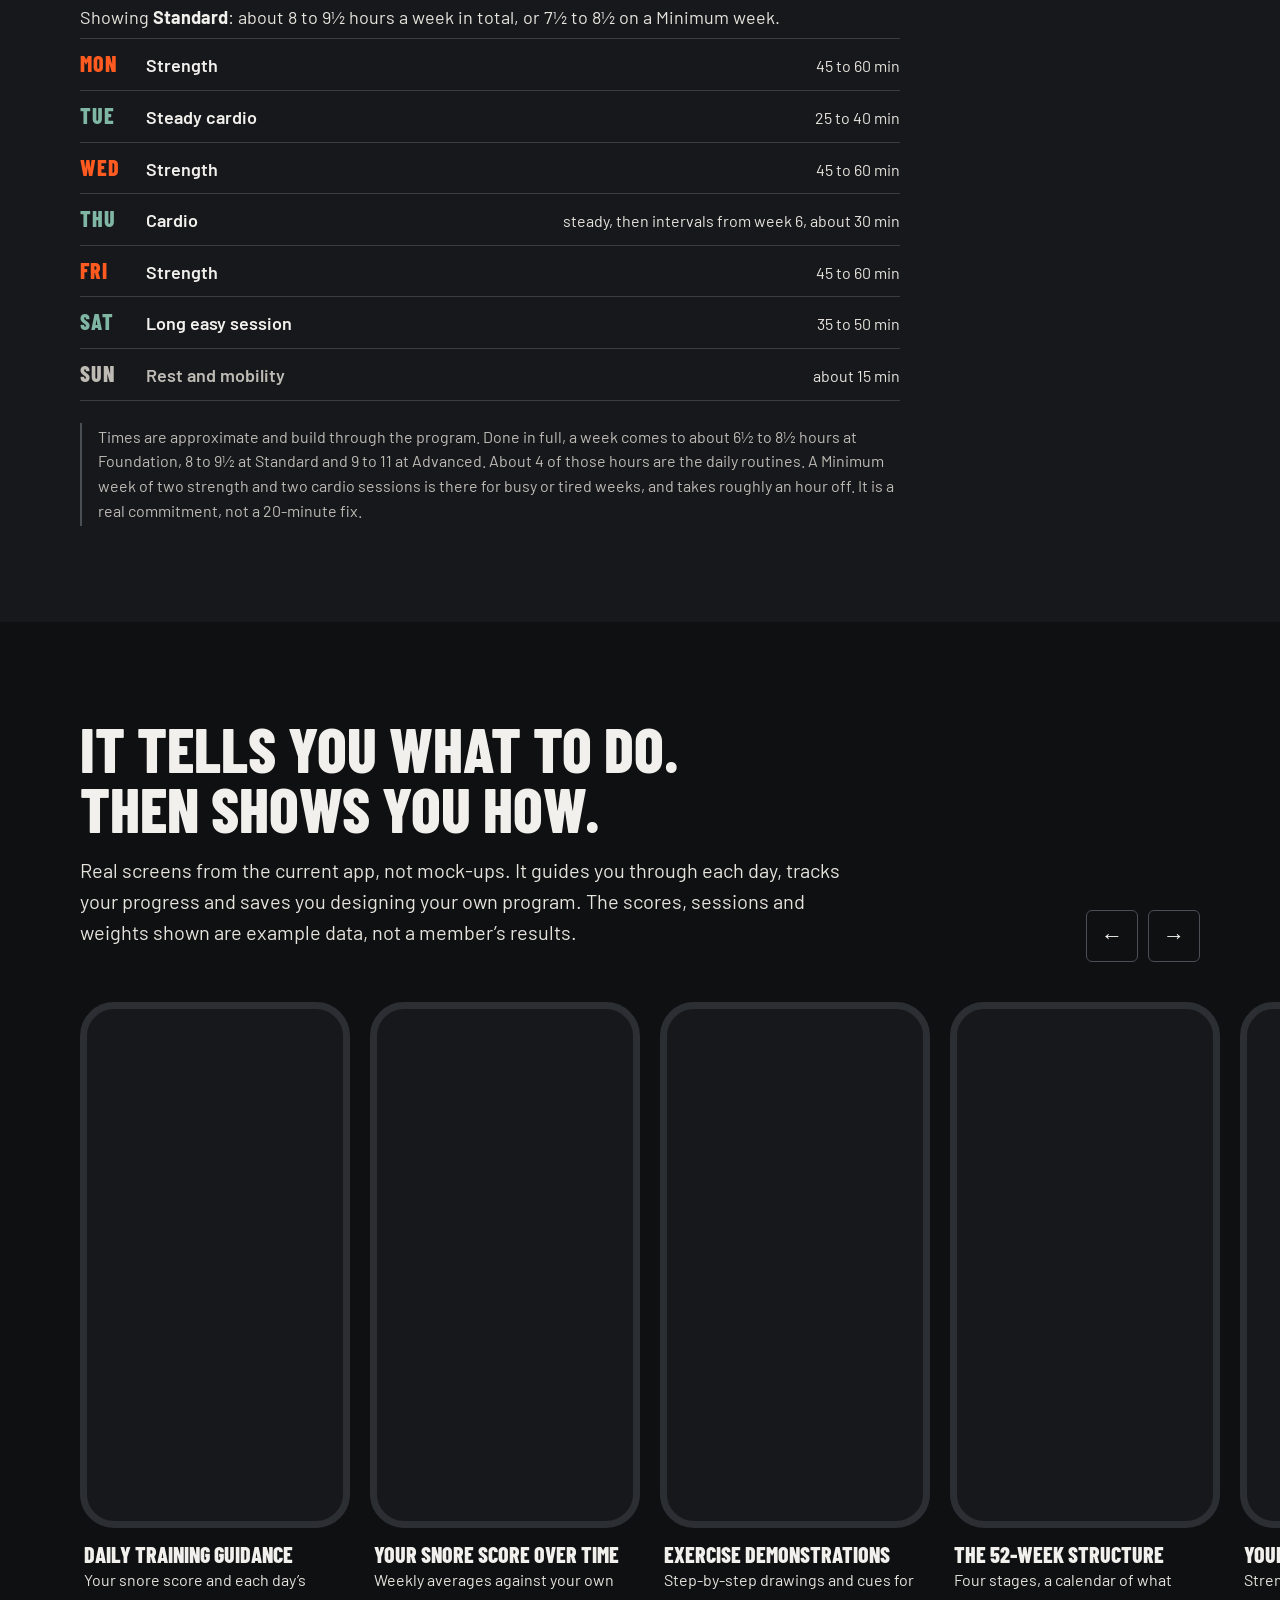
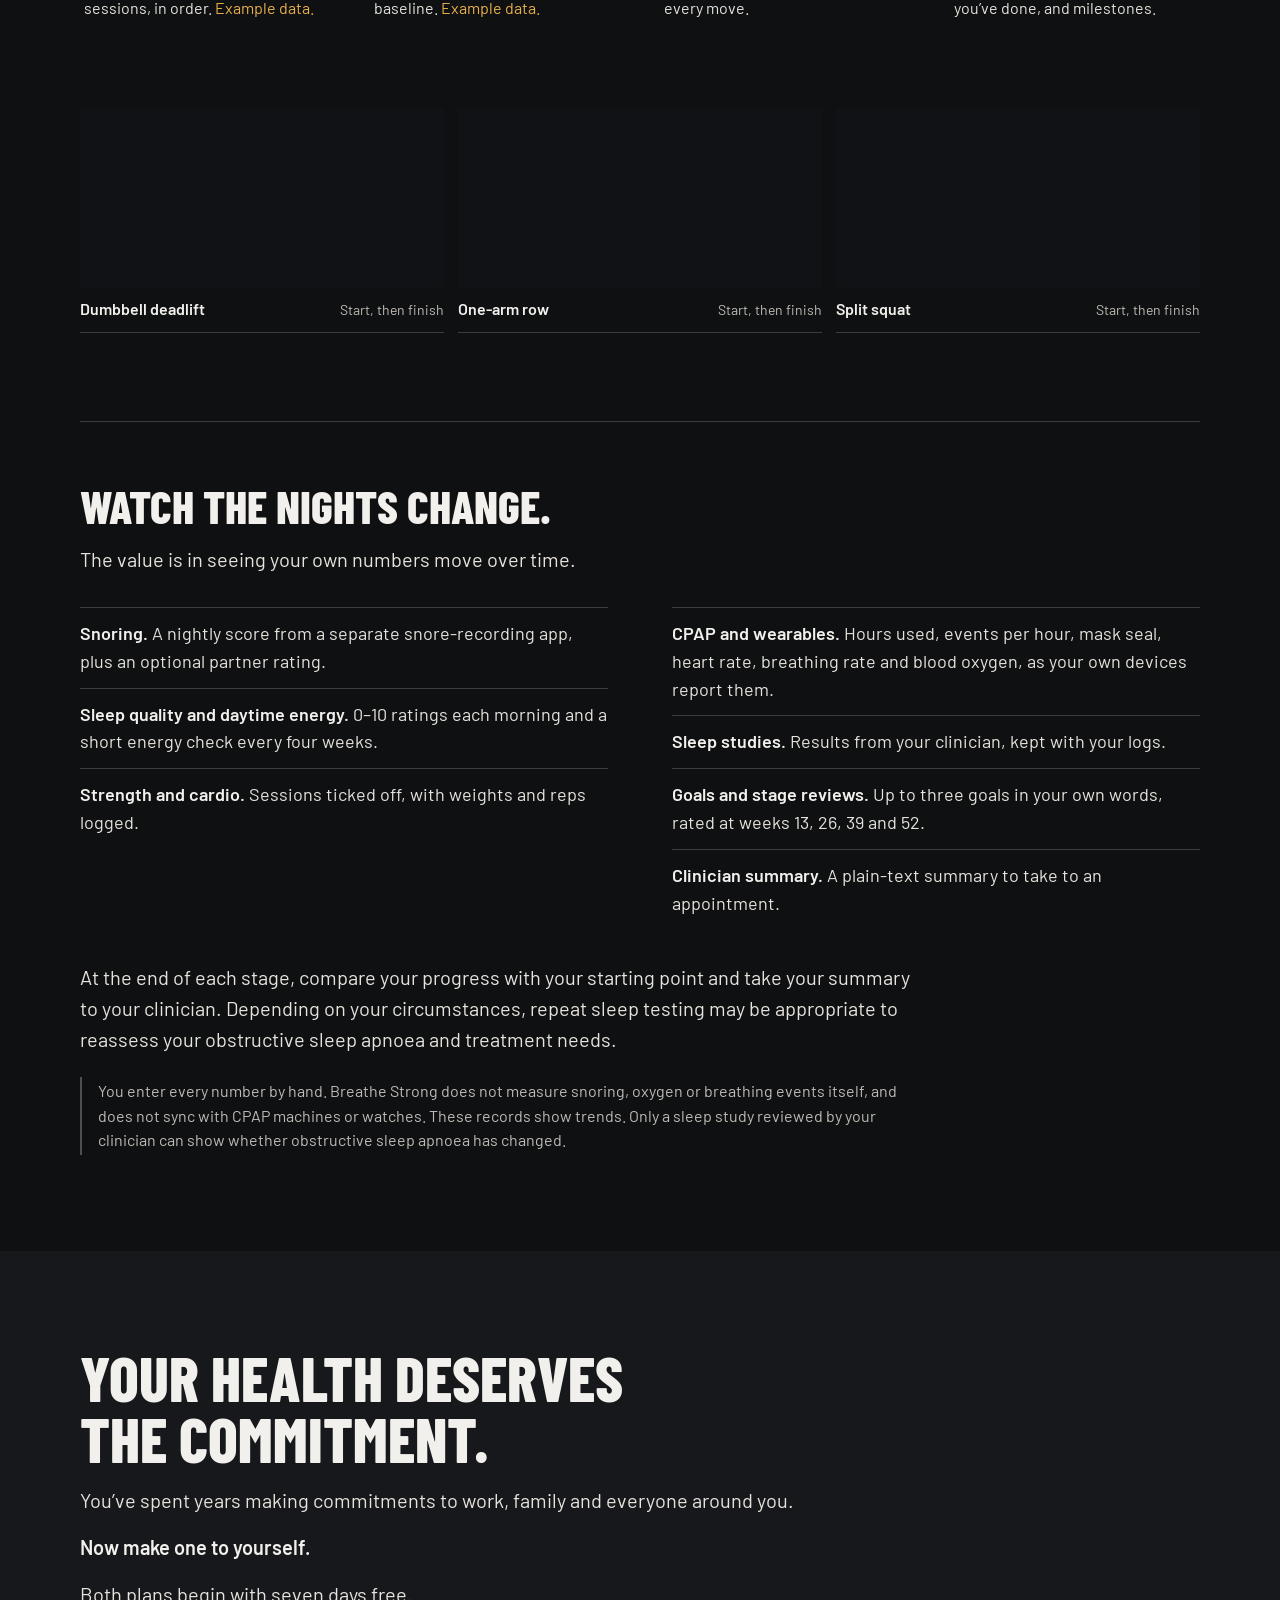
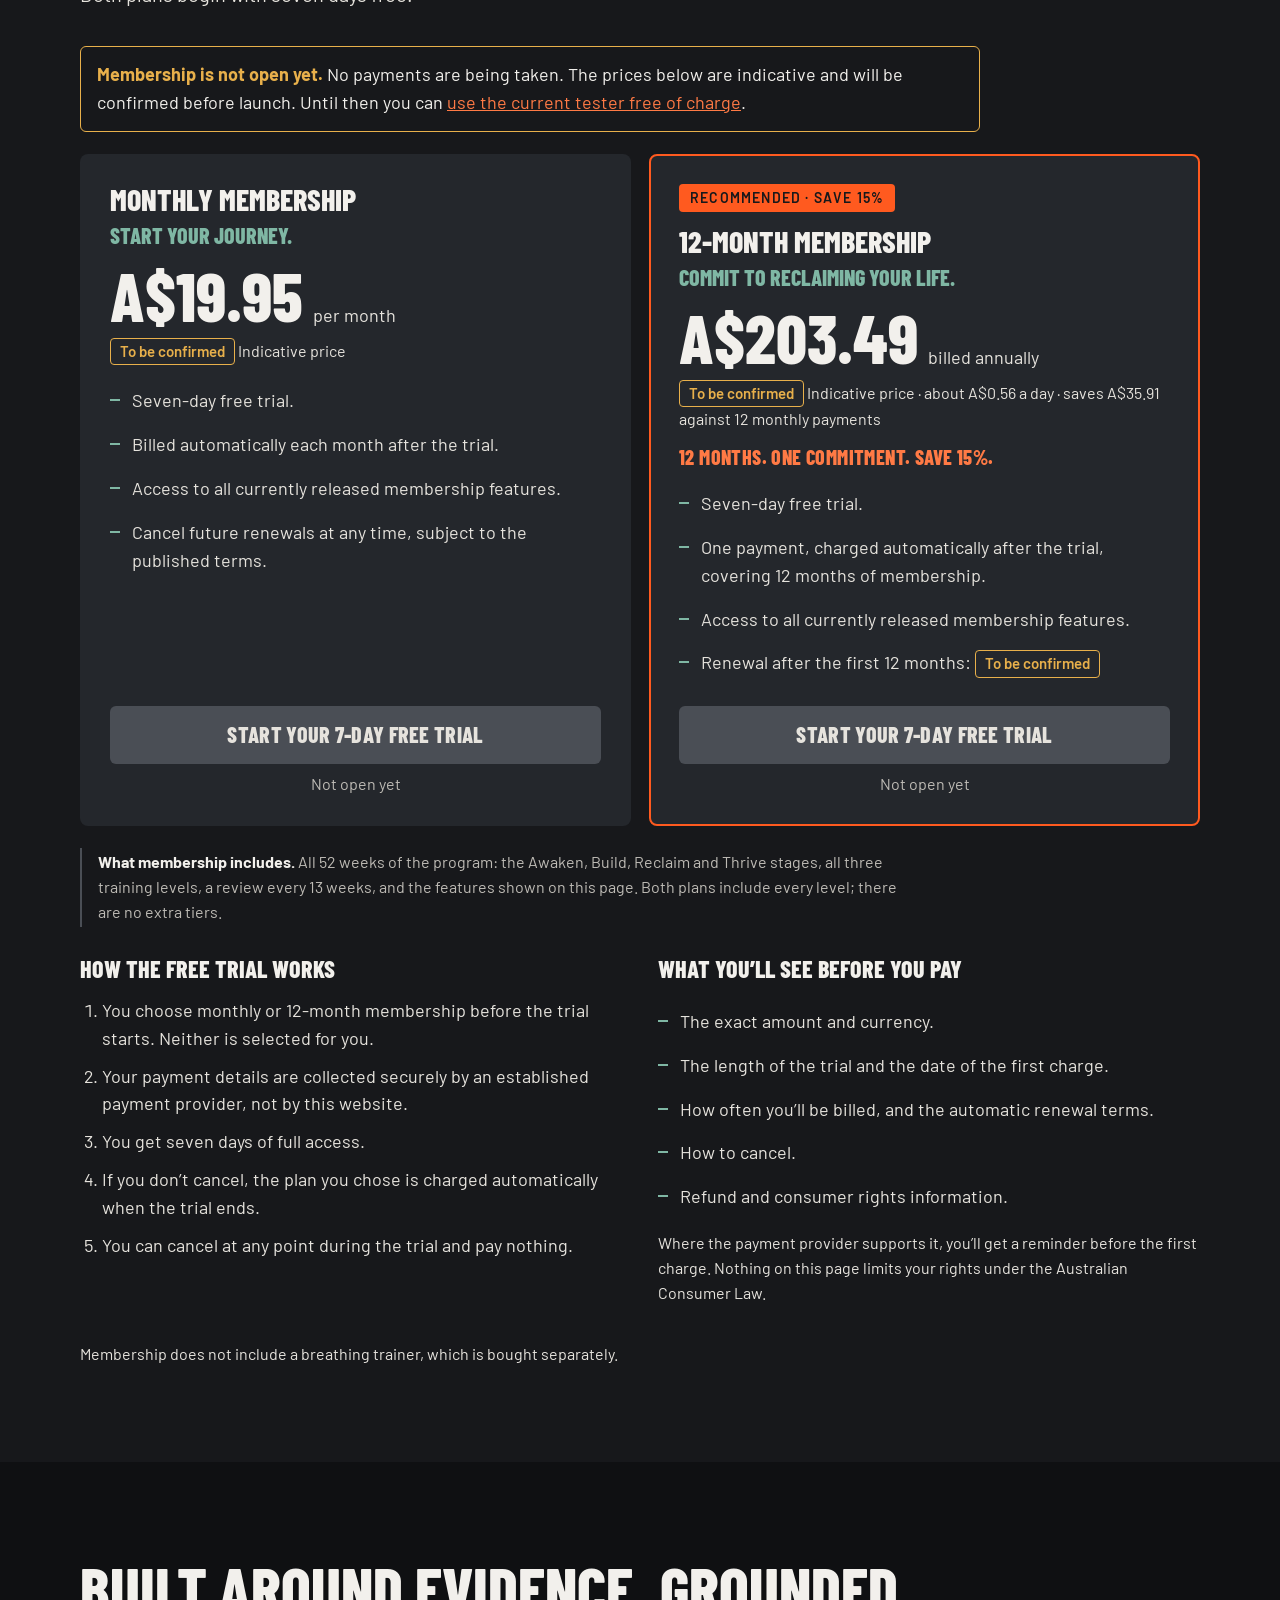
<file: program.html>
<!DOCTYPE html>
<html lang="en">
<head>
<meta charset="utf-8">
<meta name="viewport" content="width=device-width, initial-scale=1">
<title>Breathe Strong: how the program works</title>
<meta name="robots" content="noindex">
<link rel="canonical" href="https://swornsealed.github.io/breathe-strong-site/">
<meta http-equiv="refresh" content="0; url=./#how">
</head>
<body style="background:#17181B;color:#F2F0EC;font-family:system-ui,sans-serif;padding:24px">
<p>This page has moved. <a href="./#how" style="color:#FF7A45">See how the program works</a>.</p>
</body>
</html>
</file>
<file: site.css>
/* Breathe Strong website. Charcoal background, chalk text, orange for actions and the lines that matter,
   sage for progress, amber for cautions. Sections are deliberately not built from one template:
   each has its own layout, and plain text and rules are preferred to boxes. */
:root{color-scheme:dark;--bg:#17181B;--card:#24272C;--deep:#0F1012;--ink:#F2F0EC;--mut:#E6E3DD;--dim:#BEBBB5;--acc:#FF5A1F;--acct:#FF7A45;--amb:#E8B04B;--air:#7FB7A4;--line:#3A3D43;--edge:#4A4E55;--b:0}
*{box-sizing:border-box;min-width:0}
html{background:var(--bg);scroll-padding-top:76px}
body{margin:0;background:var(--bg);color:var(--ink);font:18px/1.55 Barlow,system-ui,sans-serif;overflow-x:clip;-webkit-font-smoothing:antialiased}
img{max-width:100%;height:auto;display:block}
a{color:var(--acct)}
a:focus-visible,button:focus-visible,summary:focus-visible,[tabindex]:focus-visible{outline:3px solid var(--ink);outline-offset:3px;border-radius:4px}
h1,h2,h3,h4{font-family:'Barlow Condensed',sans-serif;font-weight:800;text-transform:uppercase;line-height:.98;margin:0;text-wrap:balance}
h2{font-size:clamp(36px,5.6vw,62px)}
h3{font-size:28px;line-height:1.04}
h4{font-size:26px;line-height:1.05}
p{margin:0 0 14px}
.wrap{max-width:1160px;margin:0 auto;padding:0 20px}
.mut{color:var(--mut)}
.eyebrow{font:600 14px/1.3 Barlow,sans-serif;letter-spacing:2px;text-transform:uppercase;color:var(--air);margin:0 0 14px}
.skip{position:absolute;left:-999px;top:8px;z-index:50;background:var(--ink);color:var(--bg);padding:10px 14px;border-radius:4px}
.skip:focus{left:8px}
.vh{position:absolute;width:1px;height:1px;overflow:hidden;clip-path:inset(50%);white-space:nowrap}
section{padding:96px 0}
.band{background:var(--deep)}
.sechead{max-width:760px;margin-bottom:36px}
.sechead p{color:var(--mut);margin-top:16px;font-size:clamp(18px,2vw,20px)}
.lead{color:var(--mut);font-size:clamp(18px,2vw,20px);max-width:42em;margin:14px 0 0}
.h2b{font-size:clamp(30px,4.4vw,46px);margin-top:clamp(64px,8vw,104px)}
.sub{border-top:1px solid var(--line);margin-top:clamp(56px,7vw,88px)}
.sub .h2b{margin-top:clamp(40px,5vw,60px)}
.fine{border-left:2px solid var(--edge);padding:2px 0 2px 16px;margin:22px 0 0;color:var(--dim);font-size:16px;max-width:52em}
.plain{list-style:none;padding:0;margin:18px 0 0}
.plain li{position:relative;padding:8px 0 8px 22px;color:var(--mut)}
.plain li::before{content:"";position:absolute;left:0;top:20px;width:10px;height:2px;background:var(--air)}
.plain b{color:var(--ink);font-weight:600}
.grid2{display:grid;grid-template-columns:repeat(2,minmax(0,1fr));gap:16px}
@media (max-width:640px){.grid2{grid-template-columns:1fr}}
@media (max-width:760px){section{padding:64px 0}.sechead{margin-bottom:26px}body{font-size:18.5px}}

/* buttons */
.btn{display:inline-flex;align-items:center;justify-content:center;text-align:center;min-height:58px;padding:8px 30px;border-radius:6px;background:var(--acc);color:#17181B;font:800 22px/1.05 'Barlow Condensed',sans-serif;text-transform:uppercase;text-decoration:none;letter-spacing:.3px}
.btn:hover{background:var(--acct)}
.btn2{display:inline-flex;align-items:center;justify-content:center;text-align:center;min-height:58px;padding:8px 26px;border-radius:6px;border:1px solid var(--edge);color:var(--ink);font:800 20px/1.05 'Barlow Condensed',sans-serif;text-transform:uppercase;letter-spacing:.3px;text-decoration:none}
.btn2:hover{border-color:var(--ink)}
.btn.sm{min-height:44px;font-size:18px;padding:6px 18px;white-space:nowrap}
.cta{display:flex;flex-wrap:wrap;gap:12px}

/* header */
header{position:fixed;inset:0 0 auto 0;z-index:20;transition:background .3s,border-color .3s;border-bottom:1px solid transparent}
header.solid,header.static{background:rgba(23,24,27,.94);backdrop-filter:blur(8px);border-color:var(--line)}
header .wrap{display:flex;align-items:center;justify-content:space-between;gap:14px;min-height:64px}
.logo{font:800 24px/1 'Barlow Condensed',sans-serif;text-transform:uppercase;color:var(--ink);text-decoration:none;letter-spacing:.5px;white-space:nowrap}
.logo b{color:var(--acc)}
.navlinks{display:flex;align-items:center;gap:22px}
.navlinks a{color:var(--mut);text-decoration:none;font-weight:500;font-size:16px;white-space:nowrap;padding:10px 0;display:inline-block}
.navlinks a:hover,.navlinks a[aria-current]{color:var(--ink)}
.right{display:flex;align-items:center;gap:10px}
.menu{display:none}
.menu summary{list-style:none;width:44px;height:44px;border:1px solid var(--edge);border-radius:6px;display:grid;place-items:center;cursor:pointer}
.menu summary::-webkit-details-marker{display:none}
.menu summary span,.menu summary span::before,.menu summary span::after{display:block;width:18px;height:2px;background:var(--ink);border-radius:1px;position:relative}
.menu summary span::before,.menu summary span::after{content:"";position:absolute;left:0}
.menu summary span::before{top:-6px}.menu summary span::after{top:6px}
.menu nav{position:absolute;left:0;right:0;top:64px;background:var(--bg);border-bottom:1px solid var(--line);padding:6px 20px 16px;display:flex;flex-direction:column}
.menu nav a{color:var(--ink);text-decoration:none;font-weight:600;padding:13px 0;border-bottom:1px solid var(--line)}
.menu nav a:last-child{border:0}
@media (max-width:1020px){.navlinks{display:none}.menu{display:block}}
@media (max-width:430px){.logo{font-size:21px}header .btn.sm{font-size:16px;padding:6px 12px}header .wrap{gap:8px}.right{gap:8px}}

/* hero */
.hero{position:relative;min-height:100svh;display:flex;align-items:center;padding:96px 0 72px;overflow:hidden}
#wave{position:absolute;inset:0;width:100%;height:100%;opacity:.5}
.hero::after{content:"";position:absolute;inset:auto 0 0 0;height:140px;background:linear-gradient(transparent,var(--deep));pointer-events:none}
.hero .wrap{position:relative;z-index:1;display:grid;grid-template-columns:minmax(0,1.2fr) minmax(0,.8fr);gap:40px;align-items:center;width:100%}
.hero h1{font-size:clamp(56px,7.6vw,100px);letter-spacing:-1px}
.tagline{font:800 clamp(24px,3.4vw,42px)/1.05 'Barlow Condensed',sans-serif;text-transform:uppercase;margin:12px 0 0;letter-spacing:.2px}
.tagline em{font-style:normal;color:var(--acc);display:block}
.hero .sub{font:500 clamp(17px,1.9vw,20px)/1.3 Barlow,sans-serif;color:var(--mut);margin:18px 0 10px;max-width:26em}
.hook{font:600 clamp(21px,2.5vw,29px)/1.25 Barlow,sans-serif;color:var(--ink);margin:6px 0 26px;max-width:24em}
.hook span{display:block;text-wrap:balance}
.hook span:last-child{font-weight:700}
.hook em{font-style:normal;color:var(--acc)}
.note{margin:18px 0 0;border-left:3px solid var(--air);padding:2px 0 2px 16px;color:var(--mut);max-width:34em;font-size:17px}
.ringbox{position:relative;justify-self:center;width:min(400px,80vw);aspect-ratio:1;display:grid;place-items:center}
.ring{position:absolute;inset:0;border-radius:50%;border:2px solid var(--air);transform:scale(calc(.8 + .2*var(--b)));box-shadow:0 0 calc(30px + 70px*var(--b)) rgba(127,183,164,calc(.12 + .28*var(--b))),inset 0 0 calc(20px + 60px*var(--b)) rgba(127,183,164,calc(.05 + .14*var(--b)))}
.ring.r2{inset:9%;border-color:rgba(127,183,164,.35);box-shadow:none;transform:scale(calc(.78 + .24*var(--b)))}
.ring.r3{inset:-9%;border:1px dashed rgba(127,183,164,.25);box-shadow:none;transform:scale(calc(.86 + .14*var(--b)))}
.ringbox img{position:relative;width:64%}
.breath{position:absolute;left:0;right:0;bottom:-46px;text-align:center;font:800 22px 'Barlow Condensed',sans-serif;text-transform:uppercase;letter-spacing:3px;color:var(--air)}
.breath small{display:block;font:500 14px Barlow,sans-serif;letter-spacing:.3px;text-transform:none;color:var(--dim)}
@media (max-width:860px){.hero{padding:84px 0 40px;min-height:0}.hero .wrap{grid-template-columns:1fr}.hero h1{font-size:clamp(50px,15.5vw,96px)}.tagline{font-size:clamp(22px,6.6vw,34px)}.ringbox{display:none}.hero .cta .btn,.hero .cta .btn2{flex:1 1 100%}}

/* the founder's story: heading in the margin, a plain column of text */
.founder .wrap{display:grid;grid-template-columns:minmax(0,5fr) minmax(0,7fr);gap:clamp(32px,6vw,88px);align-items:start}
.founder h2{position:sticky;top:104px;font-size:clamp(38px,5vw,66px)}
.story p{color:var(--mut);font-size:clamp(18px,2vw,20px);margin-bottom:18px}
.story p b{color:var(--ink);font-weight:600}
.story .lede{color:var(--ink);font-weight:600;font-size:clamp(22px,2.6vw,27px);line-height:1.4}
.story .pull{font:800 clamp(30px,4.4vw,50px)/1.02 'Barlow Condensed',sans-serif;text-transform:uppercase;color:var(--acc);border-left:4px solid var(--acc);padding-left:clamp(16px,2vw,24px);margin:clamp(36px,5vw,60px) 0;text-wrap:balance}
.story .sign{font:800 34px/1 'Barlow Condensed',sans-serif;text-transform:uppercase;color:var(--ink);margin:26px 0 0}
.story .sign span{display:block;font:500 15px/1.4 Barlow,sans-serif;letter-spacing:1px;color:var(--air);margin-top:6px}
@media (max-width:860px){.founder .wrap{grid-template-columns:1fr;gap:24px}.founder h2{position:static}}

/* expandable asides */
.parts details,.story details.more{margin:2px 0 12px}
.parts summary,.story details.more summary{cursor:pointer;color:var(--acct);font-weight:600;font-size:17px;list-style:none;display:flex;align-items:center;gap:8px;min-height:44px}
.parts summary::-webkit-details-marker,.story details.more summary::-webkit-details-marker{display:none}
.parts summary::before,.story details.more summary::before{content:"+";font:600 24px/1 'Barlow Condensed',sans-serif;width:14px}
.parts details[open] summary::before,.story details.more[open] summary::before{content:"–"}
.story details.more{margin:10px 0 22px}
.story details.more summary{font-size:clamp(19px,2.2vw,22px);line-height:1.3;align-items:flex-start;padding:8px 0}
.story details.more summary::before{line-height:1.1}
.nw{white-space:nowrap}

/* age is not a diagnosis */
.mega{font-size:clamp(50px,10.5vw,148px);letter-spacing:-.01em;line-height:.9;margin-bottom:clamp(32px,5vw,64px)}
.whygrid{display:grid;grid-template-columns:minmax(0,1.1fr) minmax(0,.9fr);gap:clamp(32px,6vw,80px);align-items:start}
.whygrid p{color:var(--mut);font-size:clamp(18px,2vw,20px)}
.whygrid .point{color:var(--ink);font-weight:600;font-size:clamp(21px,2.4vw,25px);line-height:1.4;border-left:3px solid var(--acc);padding-left:16px;margin-top:20px}
.lab{font:600 15px/1.3 Barlow,sans-serif;letter-spacing:.08em;color:var(--dim);margin-bottom:6px}
.goals{list-style:none;margin:0;padding:0;counter-reset:g}
.goals li{counter-increment:g;display:grid;grid-template-columns:44px minmax(0,1fr);padding:18px 0;border-top:1px solid var(--line);color:var(--mut);font-size:clamp(18px,2vw,20px)}
.goals li::before{content:counter(g);font:800 34px/1 'Barlow Condensed',sans-serif;color:var(--acc)}
.goals li:last-child{border-bottom:1px solid var(--line)}
.goals li:last-child::before{color:var(--dim)}
.goals b{color:var(--ink);font-weight:600}
@media (max-width:860px){.whygrid{grid-template-columns:1fr}}

/* 'now build the strength to enjoy it' block */
.enjoy{margin-top:40px;border-top:1px solid var(--line);padding-top:36px}
.enjoy .roadclose{margin:0;font-size:clamp(32px,5vw,60px);max-width:none}
.enjoy .roadclose span{display:block;color:var(--acc)}
.ask{margin:clamp(40px,6vw,72px) 0 0;max-width:30em}
.ask p{margin:0;font-size:clamp(20px,2.5vw,26px);line-height:1.4;color:var(--ink)}
.ask p+p{margin-top:clamp(22px,3vw,34px)}
.lost{list-style:none;padding:0;margin:clamp(44px,6vw,76px) 0 0;max-width:820px}
.lost li{padding:clamp(14px,1.8vw,20px) 0;border-top:1px solid var(--line);font:600 clamp(23px,3.2vw,36px)/1.15 'Barlow Condensed',sans-serif;letter-spacing:.01em;color:var(--mut)}
.lost li:last-child{border-bottom:1px solid var(--line);color:var(--ink)}
.slip{margin:clamp(40px,5.5vw,68px) 0 0;max-width:36em}
.slip p{margin:0;font-size:clamp(18px,2vw,21px);line-height:1.6;color:var(--mut)}
.slip p+p{margin-top:18px;color:var(--ink)}
.turn{margin:clamp(44px,6vw,80px) 0 0;padding-left:clamp(16px,2.4vw,28px);border-left:4px solid var(--acc);font:800 clamp(34px,6.2vw,78px)/1 'Barlow Condensed',sans-serif;text-transform:uppercase;color:var(--acc);max-width:13em;text-wrap:balance}
.hope{margin:clamp(40px,5.5vw,68px) 0 0}
.hope p{margin:0;max-width:36em;font-size:clamp(18px,2vw,21px);line-height:1.6;color:var(--mut)}
.hope .three span{white-space:nowrap}
.hope .three{max-width:none;font:700 clamp(24px,3.2vw,34px)/1.15 'Barlow Condensed',sans-serif;text-transform:uppercase;letter-spacing:.02em;color:var(--ink);margin-bottom:12px}
.reclaim{margin:clamp(36px,5vw,60px) 0 26px;font:800 clamp(40px,7vw,88px)/.95 'Barlow Condensed',sans-serif;text-transform:uppercase;color:var(--ink)}

.why .enjoy{margin-top:clamp(56px,8vw,104px)}
.roadclose{font:800 clamp(26px,3.6vw,40px)/1.05 'Barlow Condensed',sans-serif;text-transform:uppercase;margin:34px 0 0;max-width:20em;text-wrap:balance}

/* how it works: two plain columns, then a ledger of the six parts */
.pairs{display:grid;grid-template-columns:repeat(2,minmax(0,1fr));border-block:1px solid var(--line)}
.pairs>div{padding:clamp(22px,3vw,36px) clamp(0px,3vw,40px) clamp(22px,3vw,36px) 0}
.pairs .day{border-left:1px solid var(--line);padding-left:clamp(20px,3vw,40px);padding-right:0}
.pairs h3{font-size:clamp(26px,3vw,34px);margin-bottom:10px}
.pairs .night h3{color:var(--air)}.pairs .day h3{color:var(--acct)}
.pairs p{color:var(--mut);font-size:19px;margin:0}
.bignote{font:600 clamp(22px,2.8vw,29px)/1.35 Barlow,sans-serif;color:var(--ink);max-width:32em;margin:clamp(28px,4vw,44px) 0 0}
@media (max-width:640px){.pairs{grid-template-columns:1fr}.pairs .day{border-left:0;border-top:1px solid var(--line);padding-left:0}}
.parts{list-style:none;margin:clamp(24px,3vw,36px) 0 0;padding:0}
.parts li{display:grid;grid-template-columns:clamp(48px,7vw,96px) minmax(0,1fr) minmax(0,230px);column-gap:clamp(12px,2.4vw,32px);padding:clamp(22px,2.8vw,34px) 0;border-top:1px solid var(--line);align-items:start}
.parts li:last-child{border-bottom:1px solid var(--line)}
.pn{font:800 clamp(44px,6.5vw,84px)/.82 'Barlow Condensed',sans-serif;color:var(--edge)}
.parts .core .pn{color:var(--acc)}
.parts h4{font-size:clamp(26px,3vw,36px);margin-bottom:10px}
.pb p{color:var(--mut);max-width:38em}
.pb p:last-child{margin-bottom:0}
.pb b{color:var(--ink);font-weight:600}
.when{color:var(--air);font-weight:600;font-size:16px;line-height:1.5;margin:6px 0 0}
.parts .pn{grid-column:1;grid-row:1}
.parts .pb{grid-column:2;grid-row:1}
.parts .when{grid-column:3;grid-row:1}
.parts .core{grid-template-rows:auto 1fr}
.parts .core .pb{grid-row:1/3}
.parts .core img{grid-column:3;grid-row:2;width:100%;max-width:200px;margin-top:14px}
@media (max-width:760px){.parts li{grid-template-columns:44px minmax(0,1fr)}
 .parts .pb,.parts .core .pb{grid-row:1}
 .parts .when{grid-column:2;grid-row:2;margin-top:10px}
 .parts .core{grid-template-rows:none}
 .parts .core img{grid-column:2;grid-row:3;max-width:150px}}

/* the program */
.weeks h2{font-size:clamp(40px,7vw,92px)}
.roadlede{font:600 clamp(20px,2.4vw,26px)/1.35 Barlow,sans-serif;color:var(--ink);margin:14px 0 clamp(28px,4vw,44px)}
.stages{list-style:none;margin:0;padding:0;display:grid;grid-template-columns:repeat(4,minmax(0,1fr));gap:0 clamp(16px,2.4vw,32px)}
.stages li{display:flex;flex-direction:column;gap:6px;border-top:4px solid var(--air);padding-top:16px}
.stages li:nth-child(3),.stages li:nth-child(4){border-top-color:var(--acc)}
.stages .m{font:600 15px/1.2 Barlow,sans-serif;letter-spacing:.08em;text-transform:uppercase;color:var(--dim)}
.stages b{font:800 clamp(30px,3.6vw,44px)/1 'Barlow Condensed',sans-serif;text-transform:uppercase}
.stages .s{color:var(--mut);font-size:18px;line-height:1.5}
@media (max-width:860px){.stages{grid-template-columns:repeat(2,minmax(0,1fr));row-gap:28px}}
@media (max-width:480px){.stages{grid-template-columns:1fr}}
.weeks .intro{color:var(--mut);max-width:44em;margin:clamp(28px,4vw,44px) 0 0;font-size:17px}
.explorer{margin-top:8px}
.wk{display:flex;align-items:baseline;gap:16px;flex-wrap:wrap;margin-top:18px}
.wk .lab{font:800 clamp(26px,4.4vw,48px)/1 'Barlow Condensed',sans-serif;text-transform:uppercase;letter-spacing:0;color:var(--dim);margin:0}
.wk .num{font:800 clamp(120px,24vw,280px)/.82 'Barlow Condensed',sans-serif;font-variant-numeric:tabular-nums;letter-spacing:-4px}
.wk .of{font:800 clamp(26px,4.4vw,48px)/1 'Barlow Condensed',sans-serif;color:var(--dim)}
.phase{margin-top:18px;min-height:7em;max-width:38em}
.phase h3{font-size:clamp(30px,4.4vw,46px);color:var(--air);margin-bottom:8px}
.phase.end h3{color:var(--acc)}
.phase p{color:var(--mut);margin:0}
#wkr{-webkit-appearance:none;appearance:none;width:100%;height:44px;margin:14px 0 0;background:transparent;cursor:pointer;--fill:0%;--c:var(--air)}
#wkr.end{--c:var(--acc)}
#wkr::-webkit-slider-runnable-track{height:10px;border-radius:5px;background:linear-gradient(to right,var(--c) var(--fill),var(--line) var(--fill))}
#wkr::-moz-range-track{height:10px;border-radius:5px;background:var(--line)}
#wkr::-moz-range-progress{height:10px;border-radius:5px;background:var(--c)}
#wkr::-webkit-slider-thumb{-webkit-appearance:none;width:30px;height:30px;border-radius:50%;background:var(--ink);border:4px solid var(--acc);margin-top:-10px}
#wkr::-moz-range-thumb{width:22px;height:22px;border-radius:50%;background:var(--ink);border:4px solid var(--acc)}
#wkr:focus-visible{outline:3px solid var(--ink);outline-offset:4px;border-radius:8px}
.weeks .ticks{margin-top:2px}
@media (max-width:640px){.weeks .ticks{display:grid;font-size:14px;letter-spacing:.5px}}
@media (max-height:620px){.weeks .intro{display:block}}

.ticks{display:grid;grid-template-columns:repeat(4,1fr);font-size:14px;color:var(--dim);margin-top:2px;text-transform:uppercase;letter-spacing:1px}
.ticks span{white-space:nowrap;overflow:hidden}
@media (max-width:640px){.ticks{letter-spacing:.5px}.wk .num{letter-spacing:-2px}}

/* levels: a three-row table */
.lvtable{margin:clamp(22px,3vw,32px) 0 clamp(22px,3vw,32px)}
.lvtable>div{display:grid;grid-template-columns:minmax(0,300px) minmax(0,1fr);gap:8px clamp(16px,3vw,40px);padding:18px 0;border-top:1px solid var(--line);align-items:baseline}
.lvtable>div:last-child{border-bottom:1px solid var(--line)}
.lvtable dt{font:800 clamp(30px,3.6vw,42px)/1 'Barlow Condensed',sans-serif;text-transform:uppercase}
.lvtable dt span{display:block;font:600 17px/1.3 Barlow,sans-serif;text-transform:none;margin-top:6px}
.lvtable dd{margin:0;color:var(--mut);font-size:clamp(18px,2vw,20px)}
.lvtable .lf dt{color:var(--air)}.lvtable .ls dt{color:var(--amb)}.lvtable .la dt{color:var(--acct)}
@media (max-width:640px){.lvtable>div{grid-template-columns:1fr}}

/* a typical week */
.dailyline{font-size:clamp(19px,2.2vw,22px);color:var(--mut);max-width:40em;margin:22px 0 0;border-left:3px solid var(--air);padding-left:16px}
.dailyline b{color:var(--ink);font-weight:600}
.sub3{font:600 15px/1.3 Barlow,sans-serif;letter-spacing:.08em;color:var(--dim);margin:34px 0 12px}
.lvpick{display:flex;flex-wrap:wrap;gap:8px;margin:0 0 10px}
.lvpick button{min-height:46px;padding:0 18px;border-radius:6px;border:1px solid var(--edge);background:transparent;color:var(--mut);font:600 17px Barlow,sans-serif;cursor:pointer}
.lvpick button[aria-pressed=true]{color:#17181B;font-weight:700}
.lvpick .lf[aria-pressed=true]{background:var(--air);border-color:var(--air)}
.lvpick .ls[aria-pressed=true]{background:var(--amb);border-color:var(--amb)}
.lvpick .la[aria-pressed=true]{background:var(--acc);border-color:var(--acc)}
.lvpick button[aria-pressed=true]::after{content:" ✓"}
.lvnow{color:var(--mut);margin:0 0 6px}.lvnow b{color:var(--ink)}
.days{list-style:none;padding:0;margin:0;max-width:820px}
.days li{display:flex;align-items:baseline;gap:14px;padding:13px 0;border-top:1px solid var(--line)}
.days li:last-child{border-bottom:1px solid var(--line)}
.days .d{flex:0 0 52px;font:800 22px/1 'Barlow Condensed',sans-serif;text-transform:uppercase;letter-spacing:1px;color:var(--acc)}
.days .ca .d{color:var(--air)}
.days .re .d{color:var(--dim)}
.days .re b{color:var(--dim)}
.days b{font-weight:600;line-height:1.25;flex:0 0 auto}
.days .t{color:var(--mut);font-size:16px;line-height:1.35;margin-left:auto;text-align:right}
ol.days[hidden]{display:none}
@media (max-width:480px){.days li{flex-wrap:wrap}.days .t{flex:1 1 100%;margin:0 0 0 66px;text-align:left}}

/* the app */
.railhead{display:flex;align-items:flex-end;justify-content:space-between;gap:20px}
.arrows{display:flex;gap:10px;margin-bottom:36px}
.arrows button{width:52px;height:52px;border-radius:6px;border:1px solid var(--edge);background:transparent;color:var(--ink);font-size:22px;cursor:pointer}
.arrows button:hover{border-color:var(--ink)}
.rail{display:flex;gap:20px;overflow-x:auto;scroll-snap-type:x mandatory;padding:4px max(20px,calc((100vw - 1120px)/2)) 22px;scrollbar-width:thin;scrollbar-color:var(--edge) transparent}
.shot{flex:0 0 min(270px,72vw);scroll-snap-align:center;margin:0}
.phone{border-radius:34px;border:7px solid #2B2E33;background:var(--bg);overflow:hidden}
.phone img{width:100%}
.shot figcaption{padding:14px 4px 0}
.shot figcaption b{display:block;font:800 22px/1.1 'Barlow Condensed',sans-serif;text-transform:uppercase}
.shot figcaption span{color:var(--mut);font-size:16px}
.shot figcaption i{font-style:normal;color:var(--amb);white-space:nowrap}
@media (max-width:560px){.arrows{display:none}}
.moves{display:grid;grid-template-columns:repeat(3,minmax(0,1fr));gap:14px;margin-top:40px}
.moves figure{margin:0}
.moves .pic{background:#101216}
.moves .pic img{display:block;width:100%;height:auto}
.moves figcaption{display:flex;justify-content:space-between;align-items:baseline;gap:10px;padding:10px 0;border-bottom:1px solid var(--line);font-size:16px}
.moves figcaption b{font-weight:600}
.moves figcaption span{color:var(--dim);font-size:14px;white-space:nowrap}
@media (max-width:900px){.moves{grid-template-columns:1fr;max-width:560px}}
.tracklist{list-style:none;padding:0;margin:clamp(22px,3vw,32px) 0;columns:2;column-gap:clamp(28px,5vw,72px)}
.tracklist li{break-inside:avoid;padding:12px 0;border-top:1px solid var(--line);color:var(--mut)}
.tracklist b{color:var(--ink);font-weight:600}
@media (max-width:760px){.tracklist{columns:1}}

/* membership and pricing */
.member{background:var(--bg)}
.plans{display:grid;grid-template-columns:repeat(2,minmax(0,1fr));gap:18px;margin:22px 0 18px;align-items:stretch}
@media (max-width:760px){.plans{grid-template-columns:1fr}}
.plan{background:var(--card);border-radius:8px;padding:28px;display:flex;flex-direction:column;border:2px solid transparent;position:relative}
.plan.best{border-color:var(--acc)}
.plan .rec{align-self:flex-start;font:600 14px/1 Barlow,sans-serif;letter-spacing:1.2px;text-transform:uppercase;color:#17181B;background:var(--acc);border-radius:4px;padding:7px 11px;margin-bottom:14px}
.plan h3{font-size:30px}
.plan .pitch{color:var(--air);font:800 22px/1.1 'Barlow Condensed',sans-serif;text-transform:uppercase;margin:8px 0 14px}
.plan .price{display:flex;align-items:baseline;gap:10px;margin:0}
.plan .price b{font:800 clamp(48px,7vw,68px)/1 'Barlow Condensed',sans-serif}
.plan .price span{color:var(--mut)}
.plan .ptag{color:var(--mut);font-size:15px;margin:8px 0 0}
.plan .hl{font:800 20px/1.1 'Barlow Condensed',sans-serif;text-transform:uppercase;color:var(--acct);margin:14px 0 0;letter-spacing:.4px}
.plan .plain{flex:1;margin:14px 0 20px}
.plan .btn{width:100%;border:0;cursor:pointer}
.plan .btn:disabled{background:var(--edge);color:var(--mut);cursor:not-allowed;transform:none}
.plan .small{color:var(--dim);font-size:15px;text-align:center;margin:8px 0 0}
.member .pending{border:1px solid var(--amb);border-radius:6px;padding:14px 16px;color:var(--ink);max-width:900px}
.member .pending b{color:var(--amb)}
.trial{margin-top:30px;gap:36px}
.trial h3{font-size:24px;margin-bottom:10px}
.steps{margin:0;padding-left:22px;color:var(--mut)}
.steps li{padding:5px 0}

.tbc{display:inline-block;border:1px solid var(--amb);color:var(--amb);border-radius:4px;padding:1px 9px;font-size:15px;font-weight:600}
.plan .ptag,.plan .small{font-size:16px}

/* evidence and safety: plain entries, one boxed caution */
.refs{display:grid;grid-template-columns:repeat(2,minmax(0,1fr));gap:0 clamp(28px,5vw,72px);align-items:start}
@media (max-width:860px){.refs{grid-template-columns:1fr}}
.refs article{border-top:1px solid var(--line);padding:22px 0 14px}
.refs h3{font-size:26px;margin-bottom:8px}
.refs p{color:var(--mut);margin:0 0 10px;font-size:17px}
.refs strong{color:var(--ink);font-weight:600}
.refs summary{cursor:pointer;color:var(--acct);font-weight:600;font-size:16px;padding:10px 0;list-style:none;display:flex;align-items:center;gap:8px;min-height:44px}
.refs summary::-webkit-details-marker{display:none}
.refs summary::before{content:"+";font:600 24px/1 'Barlow Condensed',sans-serif;width:14px}
.refs details[open] summary::before{content:"–"}
.refs details>p:first-of-type{margin-top:4px}
.refs cite{display:block;font-style:normal;font-size:14.5px;color:var(--dim);line-height:1.45}
.refs cite+cite{margin-top:6px}
.caution{border:2px solid var(--amb);border-radius:8px;padding:28px;margin-top:36px}
.caution .eyebrow{color:var(--amb)}
.caution h3{color:var(--amb);font-size:22px;margin-bottom:6px}
.caution .plain li{color:var(--ink)}
.caution .plain li::before{background:var(--amb)}
.caution .grid2{gap:28px}
@media (max-width:520px){.caution{padding:22px 18px}}

/* faq */
.faq{max-width:860px}
.faq details{border-bottom:1px solid var(--line)}
.faq details:first-of-type{border-top:1px solid var(--line)}
.faq summary{list-style:none;cursor:pointer;padding:20px 44px 20px 0;font-weight:600;font-size:20px;position:relative}
.faq summary::-webkit-details-marker{display:none}
.faq summary::after{content:"+";position:absolute;right:6px;top:14px;font:600 30px/1 'Barlow Condensed',sans-serif;color:var(--acc)}
.faq details[open] summary::after{content:"–"}
.faq details p{color:var(--mut);max-width:44em}
.faq details p:last-child{padding-bottom:10px}

/* final + footer */
.final{background:var(--deep);padding:clamp(80px,12vw,150px) 0}
.final h2{font-size:clamp(56px,13vw,180px);line-height:.86;letter-spacing:-.01em}
.final p{color:var(--mut);font-size:20px;margin:26px 0 30px;max-width:28em}
.final .facts{color:var(--dim);font-size:16px;margin:30px 0 0;max-width:40em}
.soon{margin:8px 0 0!important;color:var(--dim)!important;font-size:16px!important}
footer{border-top:1px solid var(--line);padding:32px 0 48px;color:var(--dim);font-size:15px}
footer p{max-width:64em}
footer nav{display:flex;flex-wrap:wrap;gap:8px 22px;margin-bottom:18px}
footer nav a{color:var(--mut);padding:10px 0;display:inline-block}

/* text page */
.doc{padding:104px 0 72px}
.doc .wrap{max-width:820px}
.doc h1{font-size:clamp(40px,7vw,68px);margin-bottom:14px}
.doc h2{font-size:clamp(28px,4.4vw,38px);margin:52px 0 14px;padding-top:8px}
.doc h3{font:600 20px/1.3 Barlow,sans-serif;text-transform:none;margin:22px 0 8px}
.doc p,.doc li{color:var(--mut)}
.doc ul{padding-left:22px;margin:0 0 14px}
.doc li{margin-bottom:8px}
.doc b{color:var(--ink);font-weight:600}
.doc .toc{display:flex;flex-wrap:wrap;gap:8px 20px;padding:16px 0;border-block:1px solid var(--line);margin:22px 0 0}
.doc .pending{border:1px solid var(--amb);border-radius:14px;padding:14px 16px;color:var(--ink)}

/* information page structure */
.doc section{padding:0}
.doc h2{border-top:1px solid var(--line);padding-top:36px}
.doc h4{font:600 18px/1.3 Barlow,sans-serif;margin:0 0 6px;color:var(--ink)}
.glance{background:var(--card);border-radius:18px;padding:18px 20px;margin:0 0 16px;border-left:3px solid var(--air)}
.glance h3{margin-top:0}
.glance ul{margin:0}
.opts{display:grid;grid-template-columns:repeat(2,minmax(0,1fr));gap:12px;margin-bottom:14px}
.opts div{background:var(--card);border-radius:18px;padding:18px 20px}
.opts p{margin:0}
@media (max-width:640px){.opts{grid-template-columns:1fr}}

/* privacy policy */
.kv{margin:0 0 16px;border:1px solid var(--line);border-radius:16px;padding:6px 18px}
.kv dt{color:var(--ink);font-weight:600;padding-top:10px}
.kv dd{margin:4px 0 0;padding-bottom:10px;border-bottom:1px solid var(--line)}
.kv dd:last-child{border-bottom:0}
.opts ul{padding-left:20px;margin:0}
</file>
